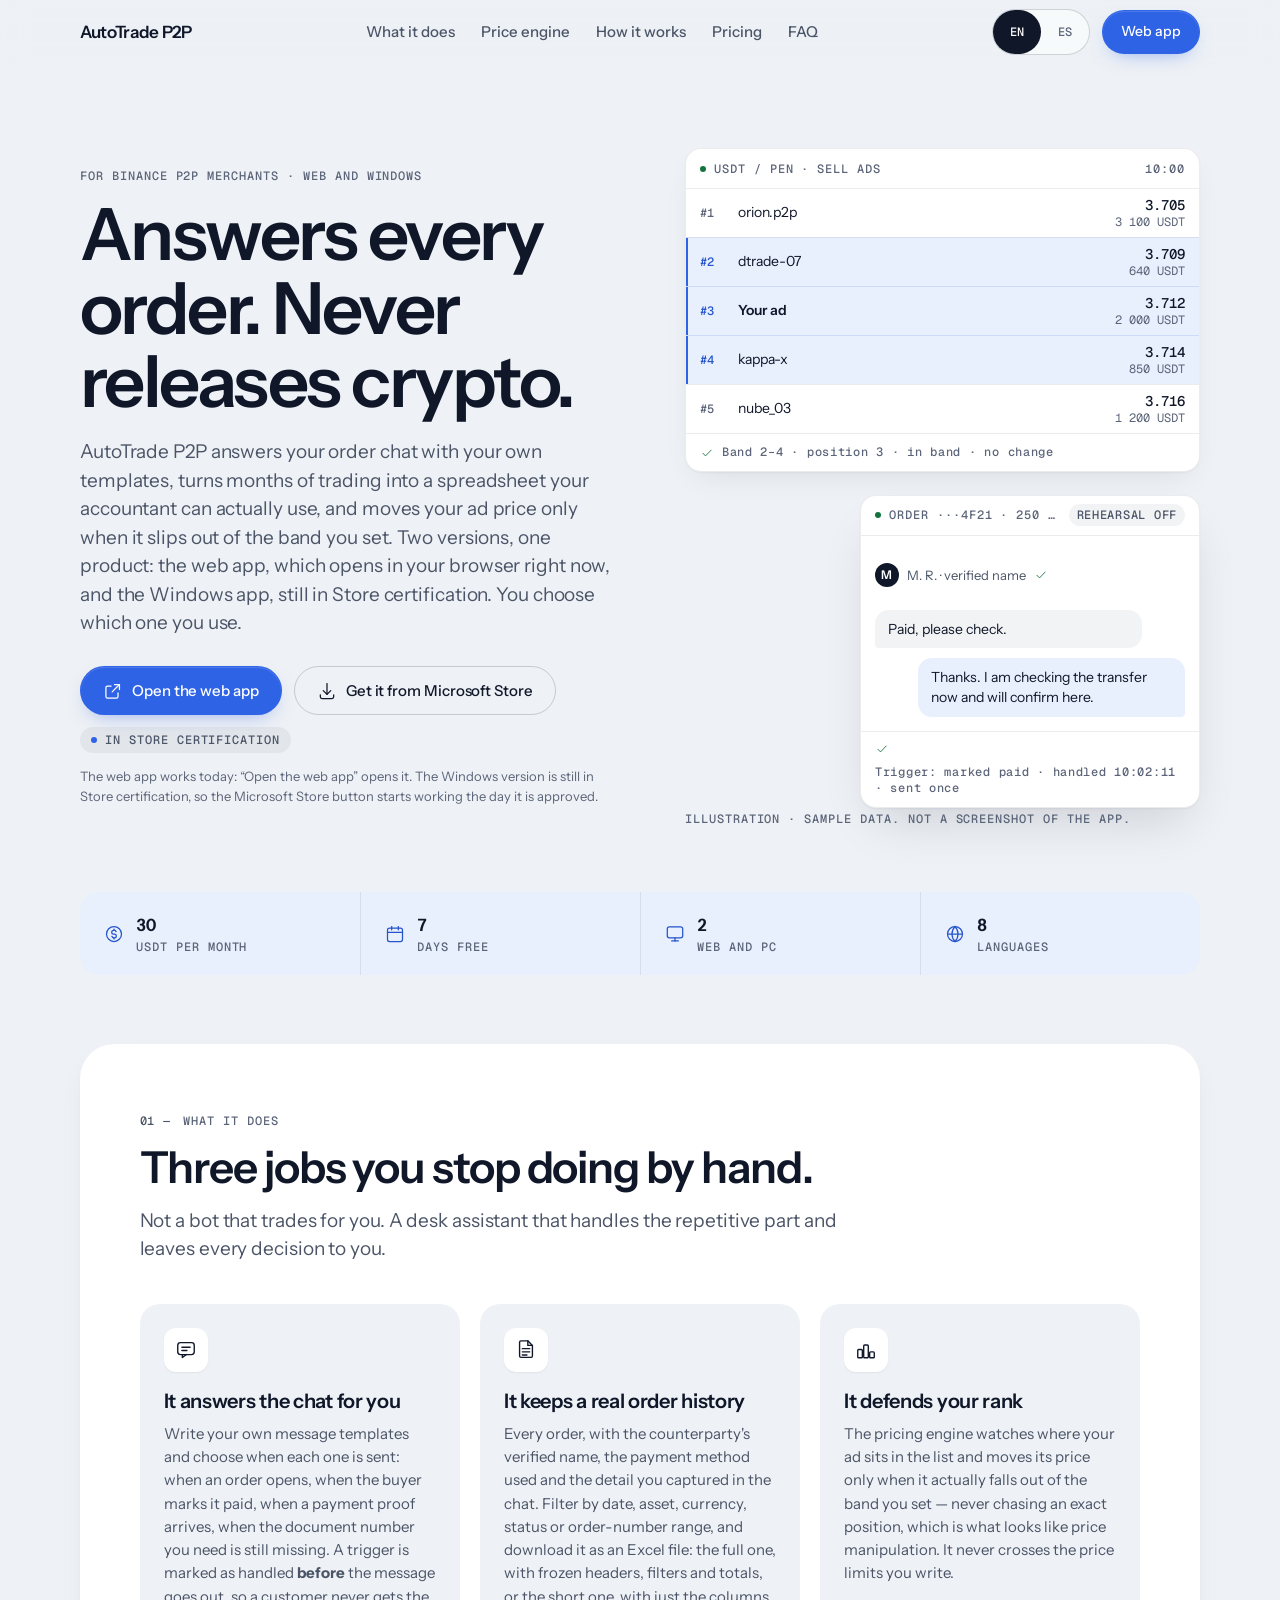
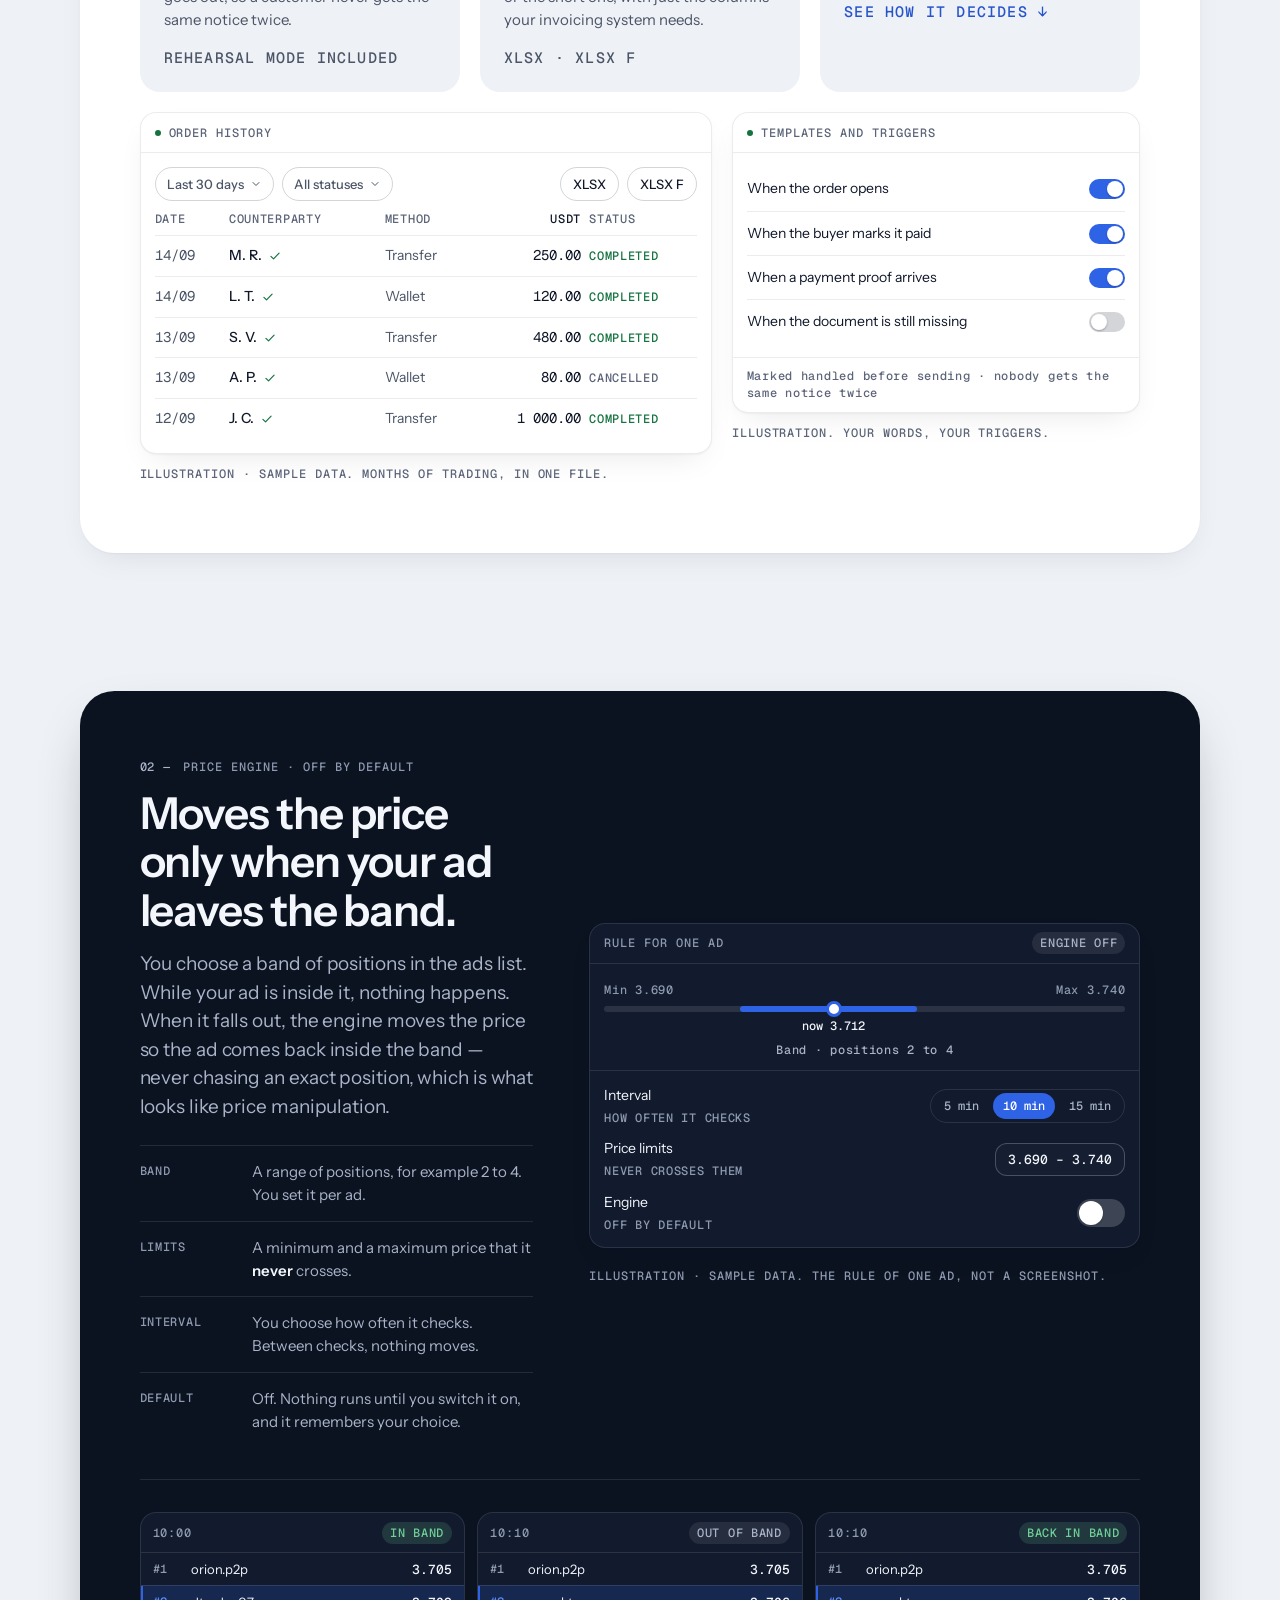
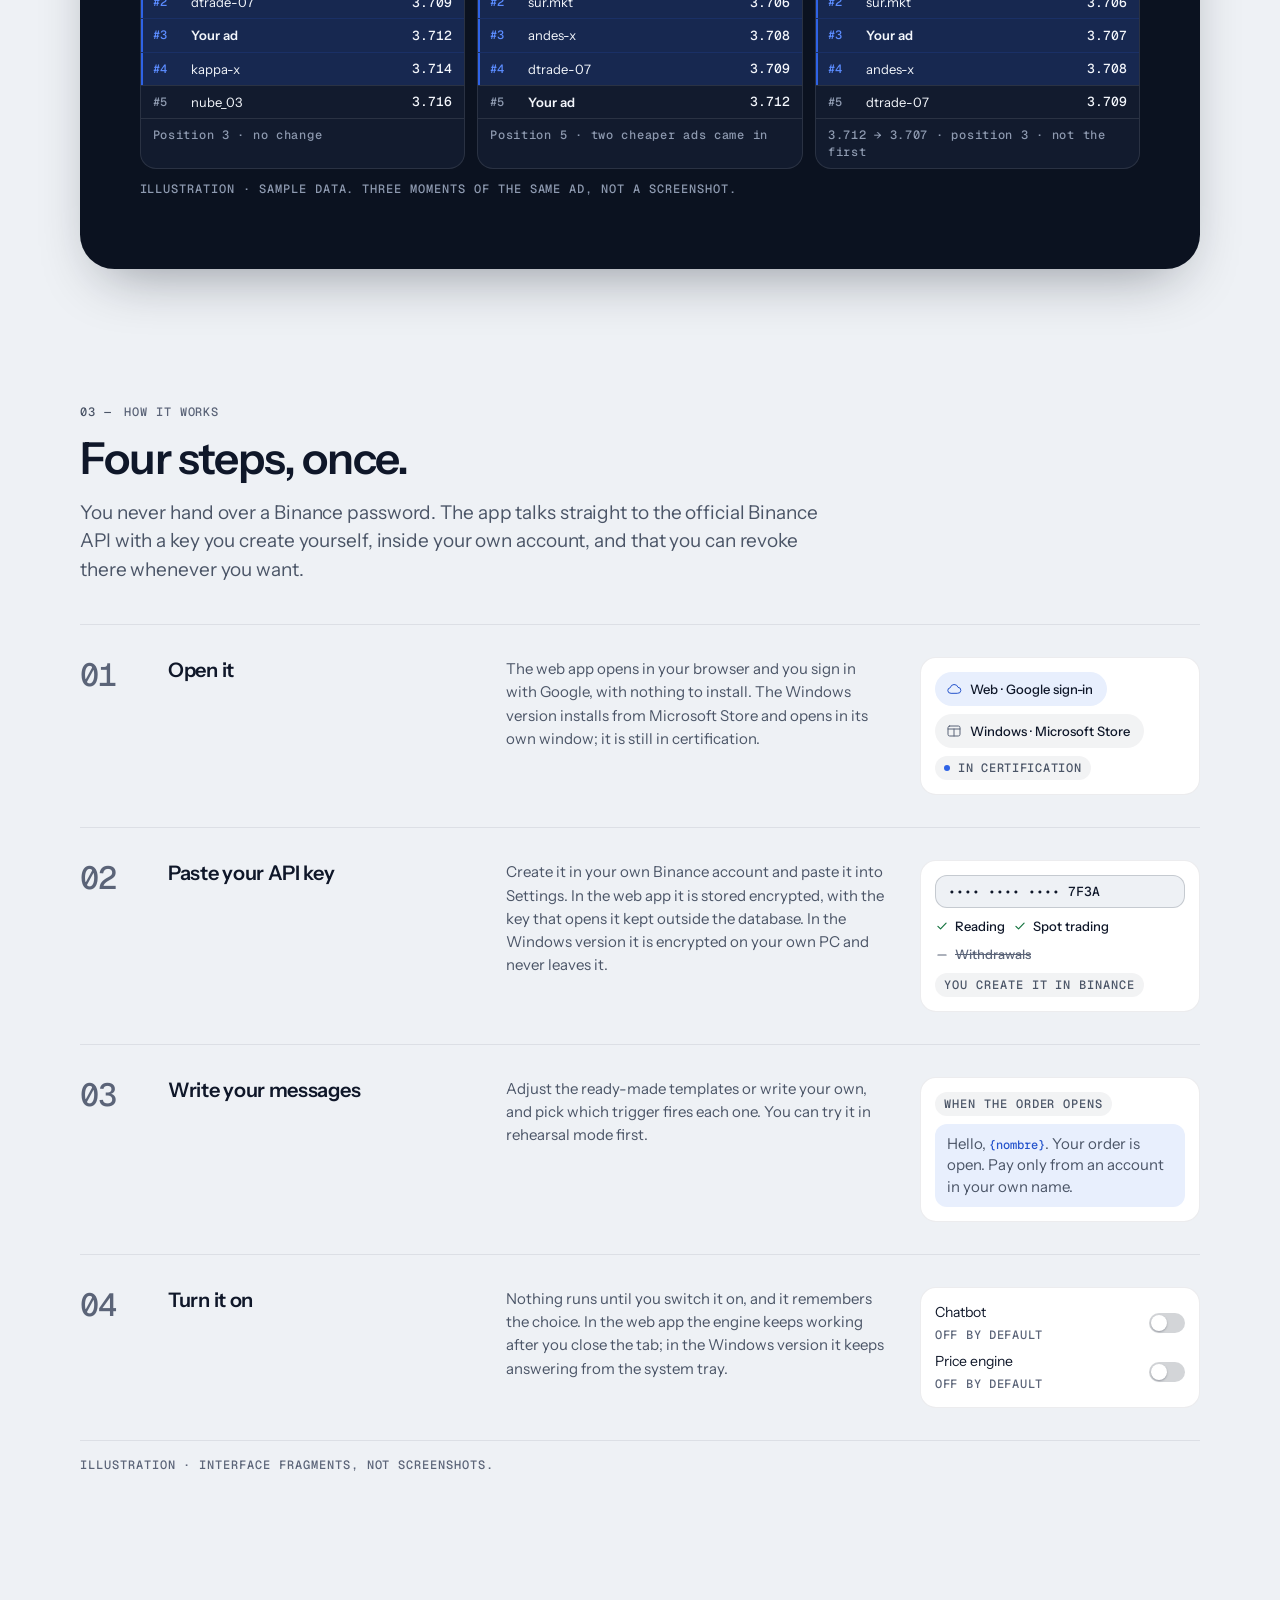
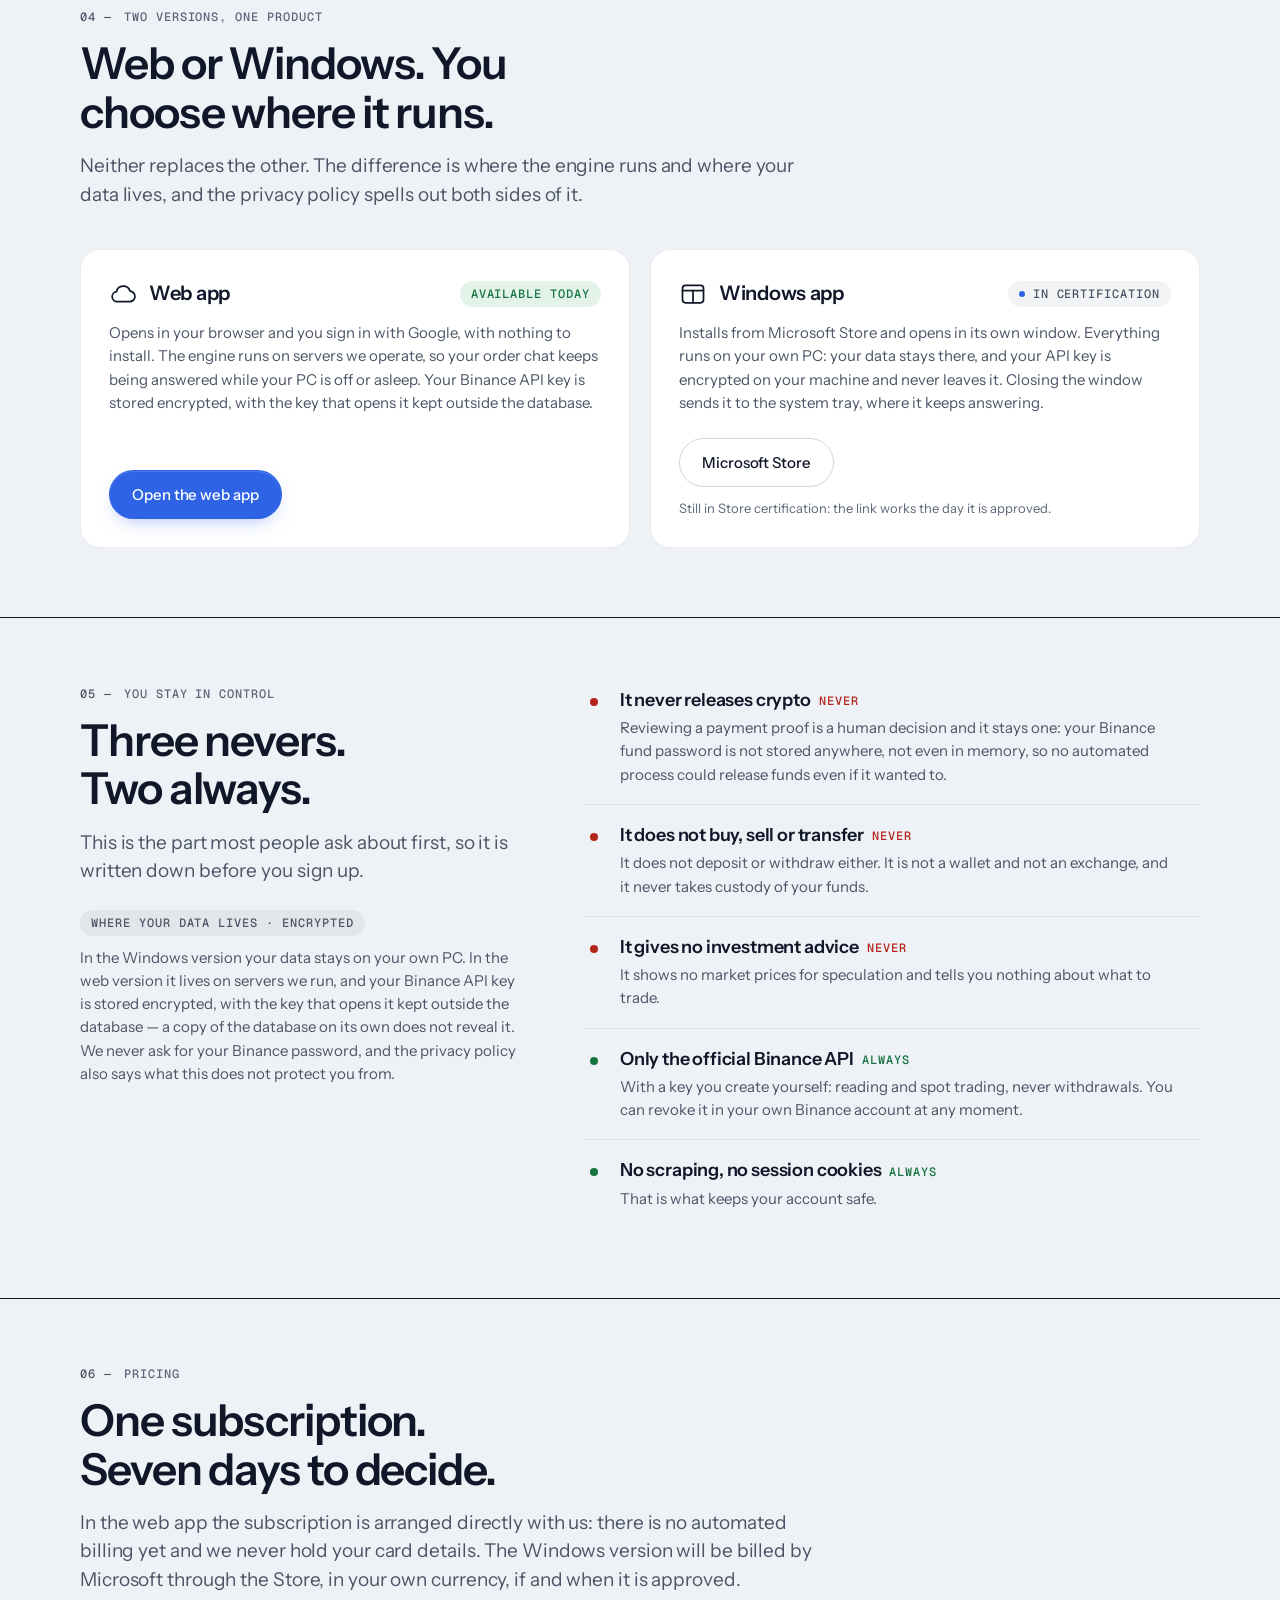
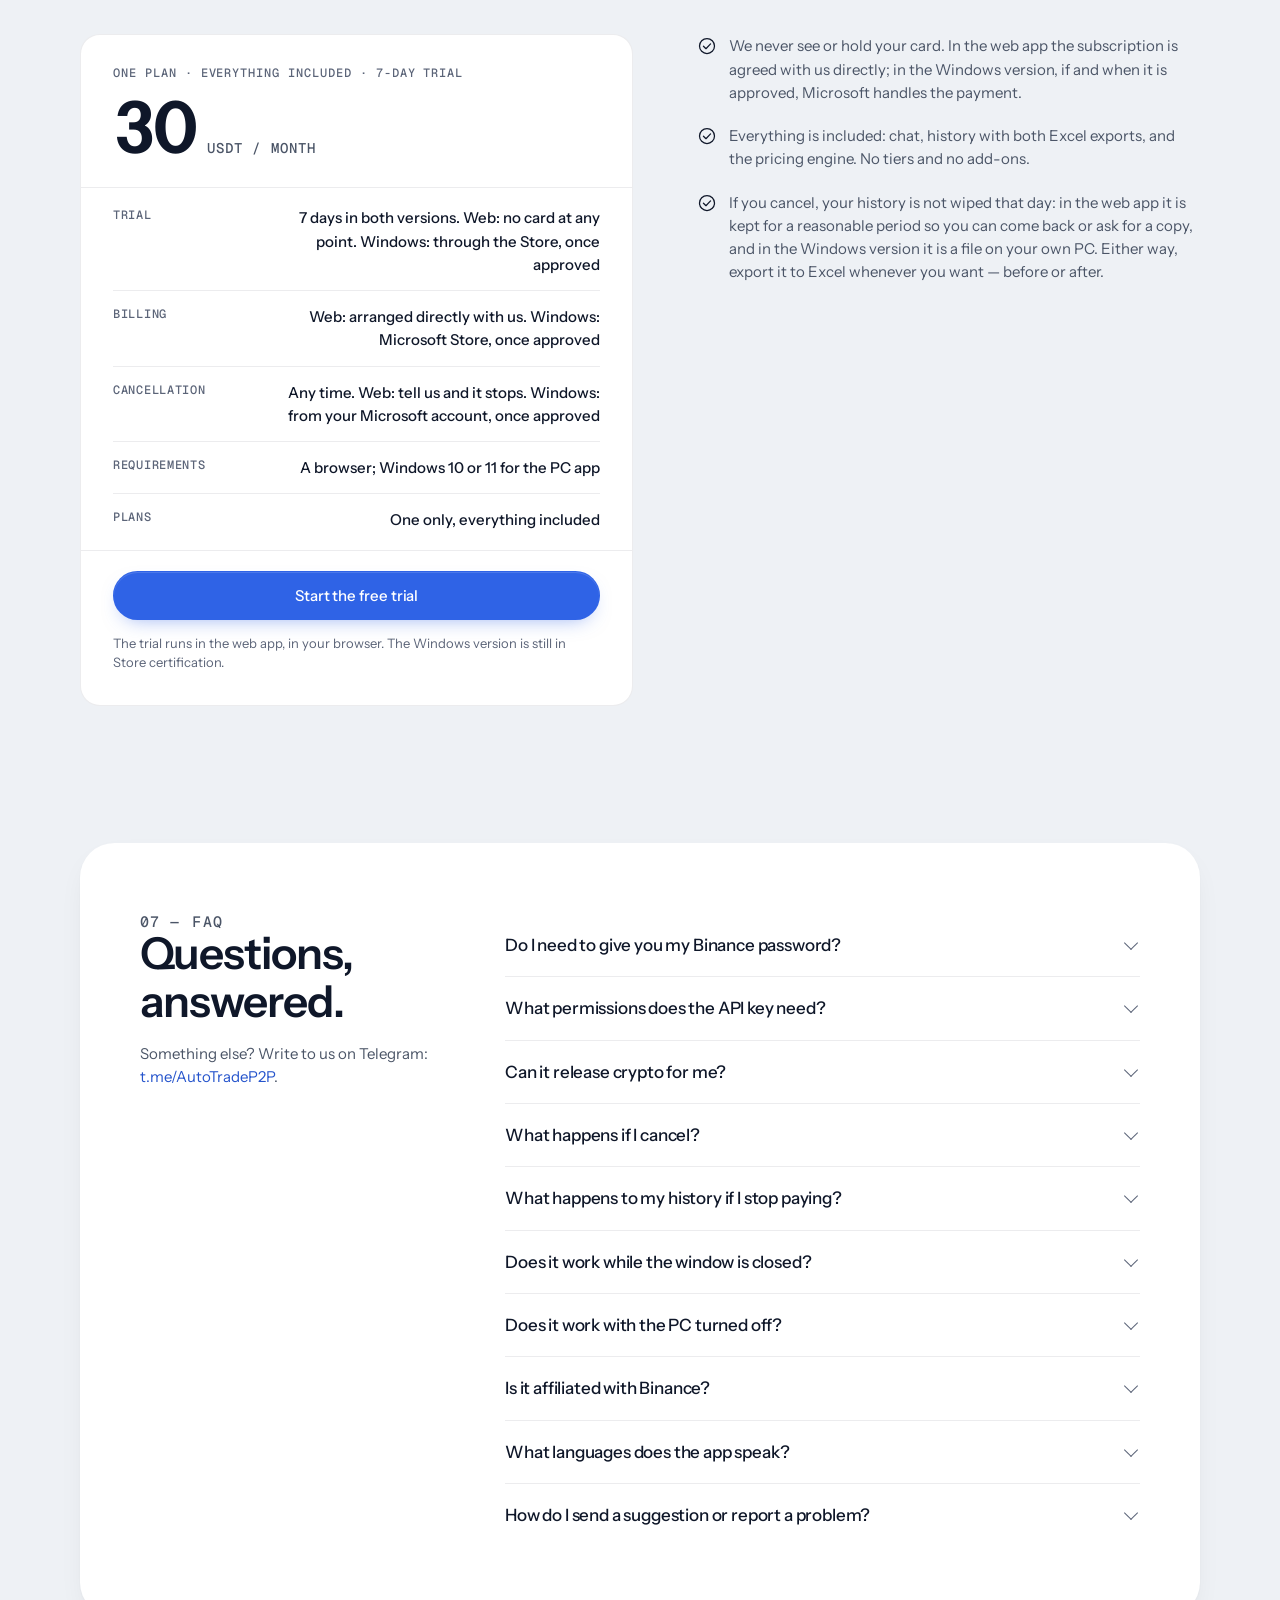
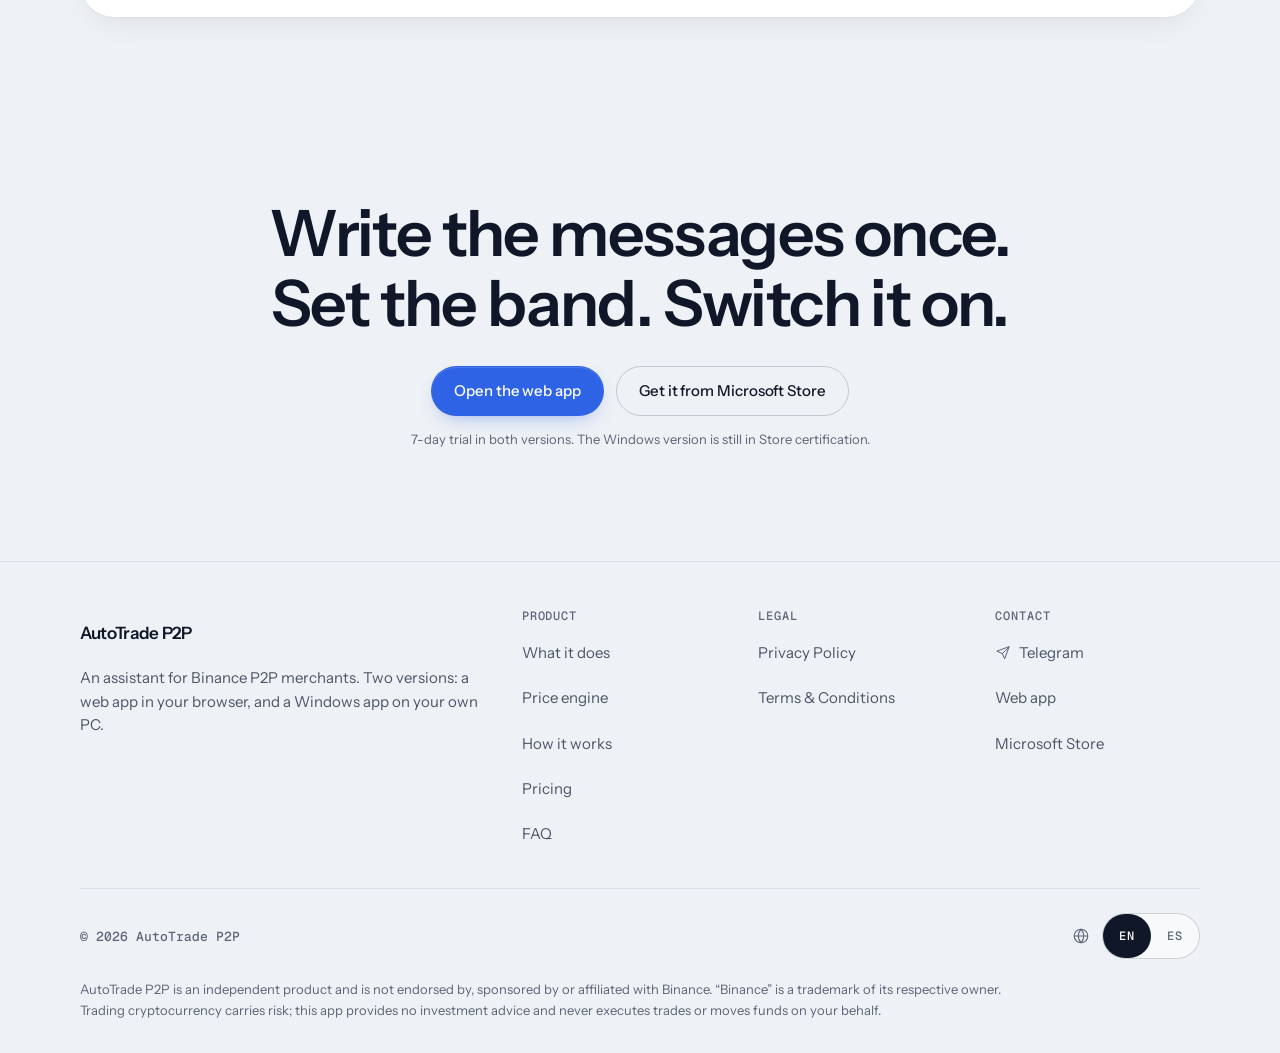
<file: index.html>
<!DOCTYPE html>
<html lang="en">
<head>
<meta charset="utf-8">
<meta name="viewport" content="width=device-width, initial-scale=1">
<title data-en="AutoTrade P2P — Your Binance P2P desk, on autopilot" data-es="AutoTrade P2P — Comercio en Binance P2P, en automático">AutoTrade P2P — Your Binance P2P desk, on autopilot</title>
<!--
  Los <meta> se quedan en INGLÉS y no llevan data-en / data-es: `idioma.js` solo escribe
  `innerHTML`, y en un <meta> eso no hace nada. Los rastreadores no pulsan el conmutador,
  y el idioma por defecto del sitio es el inglés.
-->
<meta name="description" content="An assistant for Binance P2P merchants: replies to your order chat with your own templates, keeps an exportable order history and defends your price in the ads list. Two versions — a web app you can open today, and a Windows app in Store certification.">
<meta name="author" content="AutoTrade P2P">
<link rel="icon" href="assets/icono.png">
<meta property="og:type" content="website">
<meta property="og:title" content="AutoTrade P2P — Your Binance P2P desk, on autopilot">
<meta property="og:description" content="Answers your order chat with your own templates, keeps an exportable history of every trade and defends your price in the ads ranking. Available now as a web app; the Windows version is in Store certification.">
<!--
  La imagen de la vista previa social es la composición de la portada (el ranking con la banda
  de puestos), rasterizada a 1200×630 con Electron; no es una captura de la app. Si cambia la
  portada, se vuelve a generar (ver README).
-->
<meta property="og:image" content="https://autotradep2p.com/assets/og.png">
<meta property="og:image:width" content="1200">
<meta property="og:image:height" content="630">
<meta name="twitter:card" content="summary_large_image">
<link rel="preconnect" href="https://fonts.googleapis.com">
<link rel="preconnect" href="https://fonts.gstatic.com" crossorigin>
<!--
  DOS familias. Instrument Sans en variable 400..700 cubre cuerpo, botones y titulares con
  una sola descarga; Geist Mono en 400 y 500 para los rótulos y los números de las maquetas.
-->
<link rel="stylesheet" href="https://fonts.googleapis.com/css2?family=Instrument+Sans:wght@400..700&family=Geist+Mono:wght@400;500&display=swap">
<link rel="stylesheet" href="assets/styles.css">
</head>
<body>

<header class="cabecera">
  <div class="contenedor cabecera__fila">
    <a class="marca" href="./">AutoTrade P2P</a>
    <nav class="cabecera__nav">
      <a href="#que-hace" data-en="What it does" data-es="Qué hace">What it does</a>
      <a href="#motor" data-en="Price engine" data-es="Motor de precios">Price engine</a>
      <a href="#como-funciona" data-en="How it works" data-es="Cómo funciona">How it works</a>
      <a href="#precio" data-en="Pricing" data-es="Precio">Pricing</a>
      <a href="#faq">FAQ</a>
    </nav>
    <span class="idioma">
      <button type="button" data-idioma="en" aria-pressed="true">EN</button>
      <button type="button" data-idioma="es" aria-pressed="false">ES</button>
    </span>
    <a class="boton boton--primario" href="https://app.autotradep2p.com/" data-en="Web app" data-es="App web">Web app</a>
  </div>
</header>

<main>

<!-- ================================================================== portada -->
<section class="portada">
  <div class="contenedor">
    <div class="portada__rejilla">
      <div>
        <!--
          Ojo con el patrón que se repite en toda la página: el <svg> va SIEMPRE FUERA del
          <span> traducible. `idioma.js` machaca el innerHTML de cada elemento con
          [data-en], así que un icono metido dentro desaparece la primera vez que alguien
          pulsa ES y ya no vuelve, sin error en consola.
        -->
        <p class="rotulo"><span data-en="For Binance P2P merchants · Web and Windows" data-es="Para comerciantes de Binance P2P · Web y Windows">For Binance P2P merchants · Web and Windows</span></p>

        <h1 data-en="Answers every order. Never releases crypto." data-es="Responde cada orden. Nunca libera cripto.">Answers every order. Never releases crypto.</h1>

        <p class="entradilla" data-en="AutoTrade P2P answers your order chat with your own templates, turns months of trading into a spreadsheet your accountant can actually use, and moves your ad price only when it slips out of the band you set. Two versions, one product: the web app, which opens in your browser right now, and the Windows app, still in Store certification. You choose which one you use." data-es="AutoTrade P2P responde el chat de tus órdenes con tus propias plantillas, convierte meses de operaciones en una hoja de cálculo que tu contador puede usar de verdad y mueve el precio de tu anuncio solo cuando se sale de la banda que tú fijas. Dos versiones, un mismo producto: la app web, que abres en tu navegador ahora mismo, y la de Windows, todavía en certificación de la Store. Tú eliges cuál usas.">AutoTrade P2P answers your order chat with your own templates, turns months of trading into a spreadsheet your accountant can actually use, and moves your ad price only when it slips out of the band you set. Two versions, one product: the web app, which opens in your browser right now, and the Windows app, still in Store certification. You choose which one you use.</p>

        <!--
          CANJE-STORE (1 de 2). Mientras la ficha esté en certificación, el enlace de la
          Store devuelve 404. No se esconde el botón —es el destino real de la versión de
          Windows— pero pegado a él va el chip que lo dice. El día que aprueben la ficha se
          borran el chip y la nota, y SE QUEDAN LOS DOS BOTONES.
        -->
        <div class="acciones">
          <a class="boton boton--primario" href="https://app.autotradep2p.com/">
            <svg class="i" viewBox="0 0 24 24" fill="none" stroke="currentColor" stroke-width="1.5" stroke-linecap="round" stroke-linejoin="round" aria-hidden="true" focusable="false"><path d="M13.75 4.25h6v6"/><line x1="19.75" y1="4.25" x2="11" y2="13"/><path d="M18 14.25v4.25a2 2 0 0 1-2 2H5.5a2 2 0 0 1-2-2V8a2 2 0 0 1 2-2h4.25"/></svg><span data-en="Open the web app" data-es="Entrar a la app web">Open the web app</span>
          </a>
          <a class="boton boton--fantasma" href="https://apps.microsoft.com/detail/9PL6F67SSZV8">
            <svg class="i" viewBox="0 0 24 24" fill="none" stroke="currentColor" stroke-width="1.5" stroke-linecap="round" stroke-linejoin="round" aria-hidden="true" focusable="false"><line x1="12" y1="3" x2="12" y2="16"/><polyline points="7.5 11.5 12 16 16.5 11.5"/><path d="M20 16.5v2.5a2 2 0 0 1-2 2H6a2 2 0 0 1-2-2v-2.5"/></svg><span data-en="Get it from Microsoft Store" data-es="Consíguelo en Microsoft Store">Get it from Microsoft Store</span>
          </a>
          <span class="chip chip--aviso"><span data-en="In Store certification" data-es="En certificación">In Store certification</span></span>
        </div>

        <p class="nota" data-en="The web app works today: “Open the web app” opens it. The Windows version is still in Store certification, so the Microsoft Store button starts working the day it is approved." data-es="La app web funciona hoy: la abre «Entrar a la app web». La versión de Windows sigue en certificación de la Store, así que el botón de Microsoft Store empieza a funcionar el día que la aprueben.">The web app works today: “Open the web app” opens it. The Windows version is still in Store certification, so the Microsoft Store button starts working the day it is approved.</p>
      </div>

      <!--
        La imagen de la portada es el producto: dos maquetas en HTML y CSS, no una captura
        ni una ilustración. Detrás, el ranking con la banda de puestos; delante, el chat de
        una orden con la respuesta automática. Todos los datos son de ejemplo: apodos
        inventados, iniciales y métodos de pago genéricos. Aquí NO van nombres de bancos ni
        de billeteras, ni nombres de personas.
      -->
      <figure class="composicion">
        <div class="maq maq--ranking">
          <div class="maq__barra"><span class="maq__punto"></span><span data-en="USDT / PEN · Sell ads" data-es="USDT / PEN · Ventas">USDT / PEN · Sell ads</span><span class="mono">10:00</span></div>
          <ul class="ranking">
            <li><span class="n">#1</span><span class="quien"><span>orion.p2p</span></span><span class="precio">3.705<small>3 100 USDT</small></span></li>
            <li class="banda"><span class="n">#2</span><span class="quien"><span>dtrade-07</span></span><span class="precio">3.709<small>640 USDT</small></span></li>
            <li class="banda"><span class="n">#3</span><span class="quien"><b data-en="Your ad" data-es="Tu anuncio">Your ad</b></span><span class="precio">3.712<small>2 000 USDT</small></span></li>
            <li class="banda"><span class="n">#4</span><span class="quien"><span>kappa-x</span></span><span class="precio">3.714<small>850 USDT</small></span></li>
            <li><span class="n">#5</span><span class="quien"><span>nube_03</span></span><span class="precio">3.716<small>1 200 USDT</small></span></li>
          </ul>
          <div class="maq__pie"><svg class="i" viewBox="0 0 24 24" fill="none" stroke="currentColor" stroke-width="1.5" stroke-linecap="round" stroke-linejoin="round" aria-hidden="true" focusable="false"><polyline points="5 12.5 9.5 17 19 7"/></svg><span data-en="Band 2–4 · position 3 · in band · no change" data-es="Banda 2–4 · puesto 3 · en banda · sin cambio">Band 2–4 · position 3 · in band · no change</span></div>
        </div>

        <div class="maq maq--chat">
          <div class="maq__barra"><span class="maq__punto"></span><span data-en="Order ···4F21 · 250 USDT" data-es="Orden ···4F21 · 250 USDT">Order ···4F21 · 250 USDT</span><span class="chip chip--mini" data-en="Rehearsal off" data-es="Ensayo apagado">Rehearsal off</span></div>
          <div class="maq__cuerpo">
            <div class="chat">
              <p class="chat__quien"><span class="avatar">M</span><span data-en="M. R. · verified name" data-es="M. R. · nombre verificado">M. R. · verified name</span><svg class="i" viewBox="0 0 24 24" fill="none" stroke="currentColor" stroke-width="1.5" stroke-linecap="round" stroke-linejoin="round" aria-hidden="true" focusable="false"><polyline points="5 12.5 9.5 17 19 7"/></svg></p>
              <p class="chat__b" data-en="Paid, please check." data-es="Ya pagué, revisa por favor.">Paid, please check.</p>
              <p class="chat__b chat__b--mio" data-en="Thanks. I am checking the transfer now and will confirm here." data-es="Gracias. Estoy revisando la transferencia y te confirmo por aquí.">Thanks. I am checking the transfer now and will confirm here.</p>
            </div>
          </div>
          <div class="maq__pie"><svg class="i" viewBox="0 0 24 24" fill="none" stroke="currentColor" stroke-width="1.5" stroke-linecap="round" stroke-linejoin="round" aria-hidden="true" focusable="false"><polyline points="5 12.5 9.5 17 19 7"/></svg><span data-en="Trigger: marked paid · handled 10:02:11 · sent once" data-es="Disparador: marcado pagado · atendido 10:02:11 · enviado una vez">Trigger: marked paid · handled 10:02:11 · sent once</span></div>
        </div>

        <figcaption class="ilustracion" data-en="Illustration · sample data. Not a screenshot of the app." data-es="Ilustración · datos de ejemplo. No es una captura de la app.">Illustration · sample data. Not a screenshot of the app.</figcaption>
      </figure>
    </div>

    <!--
      Los cuatro hechos del sitio en vivo, ni uno más. Aquí NO se publica la comisión ni los
      topes del motor de precios: la comisión viene en el anuncio y cambia por comerciante,
      y los topes son configurables.
    -->
    <ul class="hechos" data-revelar>
      <li><svg class="i" viewBox="0 0 24 24" fill="none" stroke="currentColor" stroke-width="1.5" stroke-linecap="round" stroke-linejoin="round" aria-hidden="true" focusable="false"><circle cx="12" cy="12" r="9"/><path d="M14.5 9.25A2.5 2.5 0 0 0 12 7.5h-.5a2.25 2.25 0 0 0 0 4.5h1a2.25 2.25 0 0 1 0 4.5H12a2.5 2.5 0 0 1-2.5-1.75"/><line x1="12" y1="6" x2="12" y2="7.5"/><line x1="12" y1="16.5" x2="12" y2="18"/></svg><div><b>30</b><span data-en="USDT per month" data-es="USDT al mes">USDT per month</span></div></li>
      <li><svg class="i" viewBox="0 0 24 24" fill="none" stroke="currentColor" stroke-width="1.5" stroke-linecap="round" stroke-linejoin="round" aria-hidden="true" focusable="false"><rect x="3" y="5" width="18" height="16" rx="2.5"/><line x1="3" y1="10" x2="21" y2="10"/><line x1="8" y1="3" x2="8" y2="7"/><line x1="16" y1="3" x2="16" y2="7"/></svg><div><b>7</b><span data-en="Days free" data-es="Días gratis">Days free</span></div></li>
      <li><svg class="i" viewBox="0 0 24 24" fill="none" stroke="currentColor" stroke-width="1.5" stroke-linecap="round" stroke-linejoin="round" aria-hidden="true" focusable="false"><rect x="2.75" y="3.5" width="18.5" height="13" rx="2.5"/><line x1="12" y1="16.5" x2="12" y2="20.25"/><line x1="8" y1="20.25" x2="16" y2="20.25"/></svg><div><b>2</b><span data-en="Web and PC" data-es="Web y PC">Web and PC</span></div></li>
      <li><svg class="i" viewBox="0 0 24 24" fill="none" stroke="currentColor" stroke-width="1.5" stroke-linecap="round" stroke-linejoin="round" aria-hidden="true" focusable="false"><circle cx="12" cy="12" r="9"/><line x1="3" y1="12" x2="21" y2="12"/><path d="M12 3a13 13 0 0 0 0 18 13 13 0 0 0 0-18"/></svg><div><b>8</b><span data-en="Languages" data-es="Idiomas">Languages</span></div></li>
    </ul>

    <!--
      Índice de secciones SOLO en pantallas estrechas, donde la cabecera esconde las anclas:
      sin él, el único camino a «Precio» o «FAQ» desde el móvil era el pie, a más de 9 000 px.
      En escritorio no se pinta (la cabecera ya las lleva).
    -->
    <nav class="indice" aria-label="Sections">
      <a href="#que-hace" data-en="What it does" data-es="Qué hace">What it does</a>
      <a href="#motor" data-en="Price engine" data-es="Motor de precios">Price engine</a>
      <a href="#como-funciona" data-en="How it works" data-es="Cómo funciona">How it works</a>
      <a href="#precio" data-en="Pricing" data-es="Precio">Pricing</a>
      <a href="#faq">FAQ</a>
    </nav>
  </div>
</section>

<!-- ================================================================= qué hace -->
<section id="que-hace">
  <div class="contenedor">
    <div class="isla">
      <p class="rotulo"><b>01</b><span data-en="What it does" data-es="Qué hace">What it does</span></p>
      <h2 data-en="Three jobs you stop doing by hand." data-es="Tres trabajos que dejas de hacer a mano.">Three jobs you stop doing by hand.</h2>
      <p class="intro" data-en="Not a bot that trades for you. A desk assistant that handles the repetitive part and leaves every decision to you." data-es="No es un bot que opere por ti. Es un asistente que se ocupa de la parte repetitiva y te deja a ti todas las decisiones.">Not a bot that trades for you. A desk assistant that handles the repetitive part and leaves every decision to you.</p>

      <div class="trabajos" data-revelar>
        <article class="trabajo">
          <div class="trabajo__icono"><svg class="i" viewBox="0 0 24 24" fill="none" stroke="currentColor" stroke-width="1.5" stroke-linecap="round" stroke-linejoin="round" aria-hidden="true" focusable="false"><rect x="3" y="4" width="18" height="13" rx="3"/><path d="M8 17v3.2L12.2 17"/><line x1="7.5" y1="9" x2="16.5" y2="9"/><line x1="7.5" y1="12.5" x2="13" y2="12.5"/></svg></div>
          <h3 data-en="It answers the chat for you" data-es="Responde el chat por ti">It answers the chat for you</h3>
          <!--
            El bot pide el documento en el chat porque Binance devuelve `idNumber` vacío.
            Los cuatro disparadores de esta lista son reales; no añadir ninguno sin
            comprobar que existe en la app.
          -->
          <p data-en="Write your own message templates and choose when each one is sent: when an order opens, when the buyer marks it paid, when a payment proof arrives, when the document number you need is still missing. A trigger is marked as handled <b>before</b> the message goes out, so a customer never gets the same notice twice." data-es="Escribe tus propias plantillas y elige cuándo se envía cada una: al abrirse una orden, cuando el comprador la marca como pagada, cuando llega un comprobante, cuando todavía falta el número de documento que necesitas. Un disparador se marca como atendido <b>antes</b> de que salga el mensaje, así que un cliente jamás recibe el mismo aviso dos veces.">Write your own message templates and choose when each one is sent: when an order opens, when the buyer marks it paid, when a payment proof arrives, when the document number you need is still missing. A trigger is marked as handled <b>before</b> the message goes out, so a customer never gets the same notice twice.</p>
          <p class="trabajo__meta" data-en="Rehearsal mode included" data-es="Con modo ensayo">Rehearsal mode included</p>
        </article>

        <article class="trabajo">
          <div class="trabajo__icono"><svg class="i" viewBox="0 0 24 24" fill="none" stroke="currentColor" stroke-width="1.5" stroke-linecap="round" stroke-linejoin="round" aria-hidden="true" focusable="false"><path d="M5 3.5A1.5 1.5 0 0 1 6.5 2H14l5 5v11.5a1.5 1.5 0 0 1-1.5 1.5h-11A1.5 1.5 0 0 1 5 18.5Z"/><path d="M14 2v5h5"/><line x1="8" y1="10.5" x2="16" y2="10.5"/><line x1="8" y1="14" x2="16" y2="14"/><line x1="8" y1="17.5" x2="13" y2="17.5"/></svg></div>
          <h3 data-en="It keeps a real order history" data-es="Guarda un historial de verdad">It keeps a real order history</h3>
          <!-- Hay DOS descargas de Excel y ninguna otra: el botón de CSV se retiró de la app el 2026-08-21. -->
          <p data-en="Every order, with the counterparty's verified name, the payment method used and the detail you captured in the chat. Filter by date, asset, currency, status or order-number range, and download it as an Excel file: the full one, with frozen headers, filters and totals, or the short one, with just the columns your invoicing system needs." data-es="Cada orden, con el nombre verificado de la contraparte, el método de pago usado y el dato que capturaste en el chat. Filtra por fecha, activo, moneda, estado o rango de número de orden, y descárgalo en Excel: el completo, con encabezados fijos, filtros y totales, o el reducido, con las columnas justas para tu sistema de facturación.">Every order, with the counterparty's verified name, the payment method used and the detail you captured in the chat. Filter by date, asset, currency, status or order-number range, and download it as an Excel file: the full one, with frozen headers, filters and totals, or the short one, with just the columns your invoicing system needs.</p>
          <p class="trabajo__meta">XLSX · XLSX F</p>
        </article>

        <article class="trabajo">
          <div class="trabajo__icono"><svg class="i" viewBox="0 0 24 24" fill="none" stroke="currentColor" stroke-width="1.5" stroke-linecap="round" stroke-linejoin="round" aria-hidden="true" focusable="false"><rect x="3" y="11.5" width="5" height="9" rx="1"/><rect x="9.5" y="6.5" width="5" height="14" rx="1"/><rect x="16" y="14" width="5" height="6.5" rx="1"/></svg></div>
          <h3 data-en="It defends your rank" data-es="Defiende tu puesto">It defends your rank</h3>
          <p data-en="The pricing engine watches where your ad sits in the list and moves its price only when it actually falls out of the band you set — never chasing an exact position, which is what looks like price manipulation. It never crosses the price limits you write." data-es="El motor de precios vigila dónde está tu anuncio en la lista y mueve el precio solo cuando de verdad se sale de la banda que fijaste; nunca persigue un puesto exacto, que es lo que parece manipulación de precios. Y nunca cruza los límites que escribas.">The pricing engine watches where your ad sits in the list and moves its price only when it actually falls out of the band you set — never chasing an exact position, which is what looks like price manipulation. It never crosses the price limits you write.</p>
          <p class="trabajo__meta"><a href="#motor" data-en="See how it decides ↓" data-es="Ver cómo decide ↓">See how it decides ↓</a></p>
        </article>
      </div>

      <!--
        Dos maquetas en HTML y CSS, no capturas: se traducen solas, pesan cero bytes y no
        envejecen. Aquí NO van nombres de bancos ni de billeteras (son marcas de terceros y
        esta app no tiene relación con ninguna), ni nombres de personas: iniciales.
      -->
      <div class="figuras" data-revelar>
        <figure>
          <div class="maq">
            <div class="maq__barra"><span class="maq__punto"></span><span data-en="Order history" data-es="Historial de órdenes">Order history</span></div>
            <div class="maq__cuerpo">
              <div class="tabla__barra">
                <span class="filtro"><span data-en="Last 30 days" data-es="Últimos 30 días">Last 30 days</span><svg class="i" viewBox="0 0 24 24" fill="none" stroke="currentColor" stroke-width="2" stroke-linecap="round" stroke-linejoin="round" aria-hidden="true" focusable="false"><polyline points="6 9 12 15 18 9"/></svg></span>
                <span class="filtro"><span data-en="All statuses" data-es="Todos los estados">All statuses</span><svg class="i" viewBox="0 0 24 24" fill="none" stroke="currentColor" stroke-width="2" stroke-linecap="round" stroke-linejoin="round" aria-hidden="true" focusable="false"><polyline points="6 9 12 15 18 9"/></svg></span>
                <span class="boton boton--fantasma">XLSX</span>
                <span class="boton boton--fantasma">XLSX F</span>
              </div>
              <table class="tabla">
                <thead>
                  <tr>
                    <th data-en="Date" data-es="Fecha">Date</th>
                    <th data-en="Counterparty" data-es="Contraparte">Counterparty</th>
                    <th class="opcional" data-en="Method" data-es="Método">Method</th>
                    <th class="num">USDT</th>
                    <th class="opcional" data-en="Status" data-es="Estado">Status</th>
                  </tr>
                </thead>
                <tbody>
                  <tr><td class="mono">14/09</td><td><span class="quien"><span>M. R.</span><svg class="i" viewBox="0 0 24 24" fill="none" stroke="currentColor" stroke-width="2" stroke-linecap="round" stroke-linejoin="round" aria-hidden="true" focusable="false"><polyline points="5 12.5 9.5 17 19 7"/></svg></span></td><td class="opcional" data-en="Transfer" data-es="Transferencia">Transfer</td><td class="num">250.00</td><td class="opcional"><span class="estado" data-en="Completed" data-es="Completada">Completed</span></td></tr>
                  <tr><td class="mono">14/09</td><td><span class="quien"><span>L. T.</span><svg class="i" viewBox="0 0 24 24" fill="none" stroke="currentColor" stroke-width="2" stroke-linecap="round" stroke-linejoin="round" aria-hidden="true" focusable="false"><polyline points="5 12.5 9.5 17 19 7"/></svg></span></td><td class="opcional" data-en="Wallet" data-es="Billetera">Wallet</td><td class="num">120.00</td><td class="opcional"><span class="estado" data-en="Completed" data-es="Completada">Completed</span></td></tr>
                  <tr><td class="mono">13/09</td><td><span class="quien"><span>S. V.</span><svg class="i" viewBox="0 0 24 24" fill="none" stroke="currentColor" stroke-width="2" stroke-linecap="round" stroke-linejoin="round" aria-hidden="true" focusable="false"><polyline points="5 12.5 9.5 17 19 7"/></svg></span></td><td class="opcional" data-en="Transfer" data-es="Transferencia">Transfer</td><td class="num">480.00</td><td class="opcional"><span class="estado" data-en="Completed" data-es="Completada">Completed</span></td></tr>
                  <tr><td class="mono">13/09</td><td><span class="quien"><span>A. P.</span><svg class="i" viewBox="0 0 24 24" fill="none" stroke="currentColor" stroke-width="2" stroke-linecap="round" stroke-linejoin="round" aria-hidden="true" focusable="false"><polyline points="5 12.5 9.5 17 19 7"/></svg></span></td><td class="opcional" data-en="Wallet" data-es="Billetera">Wallet</td><td class="num">80.00</td><td class="opcional"><span class="estado estado--no" data-en="Cancelled" data-es="Cancelada">Cancelled</span></td></tr>
                  <tr><td class="mono">12/09</td><td><span class="quien"><span>J. C.</span><svg class="i" viewBox="0 0 24 24" fill="none" stroke="currentColor" stroke-width="2" stroke-linecap="round" stroke-linejoin="round" aria-hidden="true" focusable="false"><polyline points="5 12.5 9.5 17 19 7"/></svg></span></td><td class="opcional" data-en="Transfer" data-es="Transferencia">Transfer</td><td class="num">1 000.00</td><td class="opcional"><span class="estado" data-en="Completed" data-es="Completada">Completed</span></td></tr>
                </tbody>
              </table>
            </div>
          </div>
          <figcaption class="ilustracion" data-en="Illustration · sample data. Months of trading, in one file." data-es="Ilustración · datos de ejemplo. Meses de operaciones, en un solo archivo.">Illustration · sample data. Months of trading, in one file.</figcaption>
        </figure>

        <figure>
          <div class="maq">
            <div class="maq__barra"><span class="maq__punto"></span><span data-en="Templates and triggers" data-es="Plantillas y disparadores">Templates and triggers</span></div>
            <div class="maq__cuerpo">
              <ul class="disparadores">
                <li><span data-en="When the order opens" data-es="Al abrirse la orden">When the order opens</span><span class="interruptor interruptor--on"><span class="oculto" data-en="On" data-es="Encendido">On</span></span></li>
                <li><span data-en="When the buyer marks it paid" data-es="Cuando la marcan como pagada">When the buyer marks it paid</span><span class="interruptor interruptor--on"><span class="oculto" data-en="On" data-es="Encendido">On</span></span></li>
                <li><span data-en="When a payment proof arrives" data-es="Cuando llega un comprobante">When a payment proof arrives</span><span class="interruptor interruptor--on"><span class="oculto" data-en="On" data-es="Encendido">On</span></span></li>
                <li><span data-en="When the document is still missing" data-es="Cuando todavía falta el documento">When the document is still missing</span><span class="interruptor"><span class="oculto" data-en="Off" data-es="Apagado">Off</span></span></li>
              </ul>
            </div>
            <div class="maq__pie"><span data-en="Marked handled before sending · nobody gets the same notice twice" data-es="Se marca atendido antes de enviar · nadie recibe el mismo aviso dos veces">Marked handled before sending · nobody gets the same notice twice</span></div>
          </div>
          <figcaption class="ilustracion" data-en="Illustration. Your words, your triggers." data-es="Ilustración. Tus palabras, tus disparadores.">Illustration. Your words, your triggers.</figcaption>
        </figure>
      </div>
    </div>
  </div>
</section>

<!-- ======================================================= motor de precios -->
<!--
  La única isla oscura de la página, y a propósito: el motor de precios es la pieza que
  más preguntas levanta, y el contraste ocurre una sola vez. Todo lo que hay dentro se pinta
  con los mismos tokens que el resto (la isla los redefine en el CSS).
-->
<section id="motor">
  <div class="contenedor">
    <div class="isla isla--oscura">
      <div class="motor__rejilla">
        <div>
          <p class="rotulo"><b>02</b><span data-en="Price engine · off by default" data-es="Motor de precios · apagado de fábrica">Price engine · off by default</span></p>
          <h2 data-en="Moves the price only when your ad leaves the band." data-es="Mueve el precio solo cuando tu anuncio se sale de la banda.">Moves the price only when your ad leaves the band.</h2>
          <p class="intro intro--pegada" data-en="You choose a band of positions in the ads list. While your ad is inside it, nothing happens. When it falls out, the engine moves the price so the ad comes back inside the band — never chasing an exact position, which is what looks like price manipulation." data-es="Eliges una banda de puestos en la lista de anuncios. Mientras tu anuncio esté dentro, no pasa nada. Cuando se sale, el motor mueve el precio para que el anuncio vuelva a la banda; nunca persigue un puesto exacto, que es lo que parece manipulación de precios.">You choose a band of positions in the ads list. While your ad is inside it, nothing happens. When it falls out, the engine moves the price so the ad comes back inside the band — never chasing an exact position, which is what looks like price manipulation.</p>
          <dl class="especificacion">
            <div><dt data-en="Band" data-es="Banda">Band</dt><dd data-en="A range of positions, for example 2 to 4. You set it per ad." data-es="Un rango de puestos, por ejemplo del 2 al 4. Lo fijas por anuncio.">A range of positions, for example 2 to 4. You set it per ad.</dd></div>
            <div><dt data-en="Limits" data-es="Límites">Limits</dt><dd data-en="A minimum and a maximum price that it <b>never</b> crosses." data-es="Un precio mínimo y uno máximo que <b>nunca</b> cruza.">A minimum and a maximum price that it <b>never</b> crosses.</dd></div>
            <div><dt data-en="Interval" data-es="Intervalo">Interval</dt><dd data-en="You choose how often it checks. Between checks, nothing moves." data-es="Tú eliges cada cuánto revisa. Entre revisiones, nada se mueve.">You choose how often it checks. Between checks, nothing moves.</dd></div>
            <div><dt data-en="Default" data-es="De fábrica">Default</dt><dd data-en="Off. Nothing runs until you switch it on, and it remembers your choice." data-es="Apagado. Nada se pone en marcha hasta que lo enciendes, y recuerda tu decisión.">Off. Nothing runs until you switch it on, and it remembers your choice.</dd></div>
          </dl>
        </div>

        <div class="motor__maquetas" data-revelar>
          <div class="maq">
            <div class="maq__barra"><span data-en="Rule for one ad" data-es="Regla de un anuncio">Rule for one ad</span><span class="chip chip--mini" data-en="Engine off" data-es="Motor apagado">Engine off</span></div>
            <div class="riel">
              <div class="riel__topes"><span data-en="Min 3.690" data-es="Mín 3.690">Min 3.690</span><span data-en="Max 3.740" data-es="Máx 3.740">Max 3.740</span></div>
              <div class="riel__barra"><span class="riel__banda"></span><span class="riel__ahora"><span data-en="now 3.712" data-es="ahora 3.712">now 3.712</span></span></div>
              <div class="riel__leyenda"><span data-en="Band · positions 2 to 4" data-es="Banda · puestos 2 a 4">Band · positions 2 to 4</span></div>
            </div>
            <div class="controles">
              <div class="control"><div><span data-en="Interval" data-es="Intervalo">Interval</span><small data-en="How often it checks" data-es="Cada cuánto revisa">How often it checks</small></div><span class="segmentos"><span>5 min</span><span class="activo">10 min<span class="oculto" data-en=" · selected" data-es=" · elegido"> · selected</span></span><span>15 min</span></span></div>
              <div class="control"><div><span data-en="Price limits" data-es="Límites de precio">Price limits</span><small data-en="Never crosses them" data-es="Nunca los cruza">Never crosses them</small></div><span class="campo">3.690 – 3.740</span></div>
              <div class="control"><div><span data-en="Engine" data-es="Motor">Engine</span><small data-en="Off by default" data-es="Apagado de fábrica">Off by default</small></div><span class="interruptor interruptor--grande"><span class="oculto" data-en="Off" data-es="Apagado">Off</span></span></div>
            </div>
          </div>
          <p class="ilustracion" data-en="Illustration · sample data. The rule of one ad, not a screenshot." data-es="Ilustración · datos de ejemplo. La regla de un anuncio, no una captura.">Illustration · sample data. The rule of one ad, not a screenshot.</p>
        </div>
      </div>

      <div class="motor__instantes" data-revelar>
        <!--
          Tres fotogramas ESTÁTICOS, no una animación: 10:00 en banda, 10:10 fuera de banda
          porque entraron dos anuncios más baratos, 10:10 corregido. Enseña que solo actúa al
          salirse y que vuelve a la banda, no al primer puesto. Los precios son los mismos
          del ranking de la portada.
        -->
        <div class="instantes">
          <div class="maq">
            <div class="maq__barra"><span class="mono">10:00</span><span class="chip chip--ok chip--mini" data-en="In band" data-es="En banda">In band</span></div>
            <ul class="ranking ranking--mini">
              <li><span class="n">#1</span><span class="quien"><span>orion.p2p</span></span><span class="precio">3.705</span></li>
              <li class="banda"><span class="n">#2</span><span class="quien"><span>dtrade-07</span></span><span class="precio">3.709</span></li>
              <li class="banda"><span class="n">#3</span><span class="quien"><b data-en="Your ad" data-es="Tu anuncio">Your ad</b></span><span class="precio">3.712</span></li>
              <li class="banda"><span class="n">#4</span><span class="quien"><span>kappa-x</span></span><span class="precio">3.714</span></li>
              <li><span class="n">#5</span><span class="quien"><span>nube_03</span></span><span class="precio">3.716</span></li>
            </ul>
            <div class="maq__pie"><span data-en="Position 3 · no change" data-es="Puesto 3 · sin cambio">Position 3 · no change</span></div>
          </div>
          <div class="maq">
            <div class="maq__barra"><span class="mono">10:10</span><span class="chip chip--mini" data-en="Out of band" data-es="Fuera de banda">Out of band</span></div>
            <ul class="ranking ranking--mini">
              <li><span class="n">#1</span><span class="quien"><span>orion.p2p</span></span><span class="precio">3.705</span></li>
              <li class="banda"><span class="n">#2</span><span class="quien"><span>sur.mkt</span></span><span class="precio">3.706</span></li>
              <li class="banda"><span class="n">#3</span><span class="quien"><span>andes-x</span></span><span class="precio">3.708</span></li>
              <li class="banda"><span class="n">#4</span><span class="quien"><span>dtrade-07</span></span><span class="precio">3.709</span></li>
              <li><span class="n">#5</span><span class="quien"><b data-en="Your ad" data-es="Tu anuncio">Your ad</b></span><span class="precio">3.712</span></li>
            </ul>
            <div class="maq__pie"><span data-en="Position 5 · two cheaper ads came in" data-es="Puesto 5 · entraron dos anuncios más baratos">Position 5 · two cheaper ads came in</span></div>
          </div>
          <div class="maq">
            <div class="maq__barra"><span class="mono">10:10</span><span class="chip chip--ok chip--mini" data-en="Back in band" data-es="De vuelta en banda">Back in band</span></div>
            <ul class="ranking ranking--mini">
              <li><span class="n">#1</span><span class="quien"><span>orion.p2p</span></span><span class="precio">3.705</span></li>
              <li class="banda"><span class="n">#2</span><span class="quien"><span>sur.mkt</span></span><span class="precio">3.706</span></li>
              <li class="banda"><span class="n">#3</span><span class="quien"><b data-en="Your ad" data-es="Tu anuncio">Your ad</b></span><span class="precio">3.707</span></li>
              <li class="banda"><span class="n">#4</span><span class="quien"><span>andes-x</span></span><span class="precio">3.708</span></li>
              <li><span class="n">#5</span><span class="quien"><span>dtrade-07</span></span><span class="precio">3.709</span></li>
            </ul>
            <div class="maq__pie"><span data-en="3.712 → 3.707 · position 3 · not the first" data-es="3.712 → 3.707 · puesto 3 · no el primero">3.712 → 3.707 · position 3 · not the first</span></div>
          </div>
        </div>
        <p class="ilustracion" data-en="Illustration · sample data. Three moments of the same ad, not a screenshot." data-es="Ilustración · datos de ejemplo. Tres momentos del mismo anuncio, no una captura.">Illustration · sample data. Three moments of the same ad, not a screenshot.</p>
      </div>
    </div>
  </div>
</section>

<!-- ============================================================ cómo funciona -->
<section id="como-funciona">
  <div class="contenedor">
    <p class="rotulo"><b>03</b><span data-en="How it works" data-es="Cómo funciona">How it works</span></p>
    <h2 data-en="Four steps, once." data-es="Cuatro pasos, una sola vez.">Four steps, once.</h2>
    <p class="intro" data-en="You never hand over a Binance password. The app talks straight to the official Binance API with a key you create yourself, inside your own account, and that you can revoke there whenever you want." data-es="Nunca entregas una contraseña de Binance. La app habla directamente con la API oficial de Binance con una clave que creas tú, dentro de tu propia cuenta, y que puedes revocar ahí cuando quieras.">You never hand over a Binance password. The app talks straight to the official Binance API with a key you create yourself, inside your own account, and that you can revoke there whenever you want.</p>

    <!-- Cuatro filas de libro mayor: número, título, explicación y un fragmento de interfaz. -->
    <div class="libro" data-revelar>
      <article class="paso">
        <span class="paso__n">01</span>
        <h3 data-en="Open it" data-es="Ábrela">Open it</h3>
        <p data-en="The web app opens in your browser and you sign in with Google, with nothing to install. The Windows version installs from Microsoft Store and opens in its own window; it is still in certification." data-es="La app web se abre en tu navegador y entras con Google, sin instalar nada. La versión de Windows se instala desde Microsoft Store y se abre en su propia ventana; todavía está en certificación.">The web app opens in your browser and you sign in with Google, with nothing to install. The Windows version installs from Microsoft Store and opens in its own window; it is still in certification.</p>
        <div class="paso__ui fragmento">
          <div class="fragmento__fila"><span class="pastilla"><svg class="i" viewBox="0 0 24 24" fill="none" stroke="currentColor" stroke-width="1.5" stroke-linecap="round" stroke-linejoin="round" aria-hidden="true" focusable="false"><path d="M7 18.5a4.25 4.25 0 0 1-.6-8.46A6 6 0 0 1 18 9.5a4.5 4.5 0 0 1-.5 9Z"/></svg><span data-en="Web · Google sign-in" data-es="Web · entrar con Google">Web · Google sign-in</span></span></div>
          <div class="fragmento__fila"><span class="pastilla pastilla--neutra"><svg class="i" viewBox="0 0 24 24" fill="none" stroke="currentColor" stroke-width="1.5" stroke-linecap="round" stroke-linejoin="round" aria-hidden="true" focusable="false"><rect x="3" y="4.5" width="18" height="15" rx="2.5"/><line x1="3" y1="9" x2="21" y2="9"/><line x1="12" y1="9" x2="12" y2="19.5"/></svg><span data-en="Windows · Microsoft Store" data-es="Windows · Microsoft Store">Windows · Microsoft Store</span></span><span class="chip chip--aviso chip--mini"><span data-en="In certification" data-es="En certificación">In certification</span></span></div>
        </div>
      </article>

      <article class="paso">
        <span class="paso__n">02</span>
        <h3 data-en="Paste your API key" data-es="Pega tu clave API">Paste your API key</h3>
        <p data-en="Create it in your own Binance account and paste it into Settings. In the web app it is stored encrypted, with the key that opens it kept outside the database. In the Windows version it is encrypted on your own PC and never leaves it." data-es="La creas en tu propia cuenta de Binance y la pegas en Configuración. En la app web se guarda cifrada, con la llave que la abre fuera de la base de datos. En la versión de Windows se cifra en tu propia PC y nunca sale de ahí.">Create it in your own Binance account and paste it into Settings. In the web app it is stored encrypted, with the key that opens it kept outside the database. In the Windows version it is encrypted on your own PC and never leaves it.</p>
        <div class="paso__ui fragmento">
          <span class="campo">•••• •••• •••• 7F3A</span>
          <div class="fragmento__fila">
            <span class="permiso permiso--si"><svg class="i" viewBox="0 0 24 24" fill="none" stroke="currentColor" stroke-width="2" stroke-linecap="round" stroke-linejoin="round" aria-hidden="true" focusable="false"><polyline points="5 12.5 9.5 17 19 7"/></svg><span data-en="Reading" data-es="Lectura">Reading</span></span>
            <span class="permiso permiso--si"><svg class="i" viewBox="0 0 24 24" fill="none" stroke="currentColor" stroke-width="2" stroke-linecap="round" stroke-linejoin="round" aria-hidden="true" focusable="false"><polyline points="5 12.5 9.5 17 19 7"/></svg><span data-en="Spot trading" data-es="Trading spot">Spot trading</span></span>
            <span class="permiso permiso--no"><svg class="i" viewBox="0 0 24 24" fill="none" stroke="currentColor" stroke-width="2" stroke-linecap="round" stroke-linejoin="round" aria-hidden="true" focusable="false"><line x1="5" y1="12" x2="19" y2="12"/></svg><span data-en="Withdrawals" data-es="Retiros">Withdrawals</span></span>
          </div>
          <span class="chip" data-en="You create it in Binance" data-es="La creas tú en Binance">You create it in Binance</span>
        </div>
      </article>

      <article class="paso">
        <span class="paso__n">03</span>
        <h3 data-en="Write your messages" data-es="Escribe tus mensajes">Write your messages</h3>
        <p data-en="Adjust the ready-made templates or write your own, and pick which trigger fires each one. You can try it in rehearsal mode first." data-es="Ajusta las plantillas que vienen hechas o escribe las tuyas, y elige qué disparador lanza cada una. Puedes probarlo primero en modo ensayo.">Adjust the ready-made templates or write your own, and pick which trigger fires each one. You can try it in rehearsal mode first.</p>
        <div class="paso__ui fragmento">
          <span class="chip" data-en="When the order opens" data-es="Al abrirse la orden">When the order opens</span>
          <p class="plantilla" data-en="Hello, <code>{nombre}</code>. Your order is open. Pay only from an account in your own name." data-es="Hola, <code>{nombre}</code>. Tu orden está abierta. Paga solo desde una cuenta a tu nombre.">Hello, <code>{nombre}</code>. Your order is open. Pay only from an account in your own name.</p>
        </div>
      </article>

      <article class="paso">
        <span class="paso__n">04</span>
        <h3 data-en="Turn it on" data-es="Enciéndelo">Turn it on</h3>
        <p data-en="Nothing runs until you switch it on, and it remembers the choice. In the web app the engine keeps working after you close the tab; in the Windows version it keeps answering from the system tray." data-es="Nada se pone en marcha hasta que lo enciendes, y recuerda esa decisión. En la app web el motor sigue trabajando aunque cierres la pestaña; en la versión de Windows sigue respondiendo desde la bandeja del sistema.">Nothing runs until you switch it on, and it remembers the choice. In the web app the engine keeps working after you close the tab; in the Windows version it keeps answering from the system tray.</p>
        <div class="paso__ui fragmento">
          <div class="control"><div><span data-en="Chatbot" data-es="Chatbot">Chatbot</span><small data-en="Off by default" data-es="Apagado de fábrica">Off by default</small></div><span class="interruptor"><span class="oculto" data-en="Off" data-es="Apagado">Off</span></span></div>
          <div class="control"><div><span data-en="Price engine" data-es="Motor de precios">Price engine</span><small data-en="Off by default" data-es="Apagado de fábrica">Off by default</small></div><span class="interruptor"><span class="oculto" data-en="Off" data-es="Apagado">Off</span></span></div>
        </div>
      </article>
    </div>
    <p class="ilustracion" data-en="Illustration · interface fragments, not screenshots." data-es="Ilustración · fragmentos de interfaz, no capturas.">Illustration · interface fragments, not screenshots.</p>
  </div>
</section>

<!-- ============================================================== versiones -->
<section id="versiones">
  <div class="contenedor">
    <p class="rotulo"><b>04</b><span data-en="Two versions, one product" data-es="Dos versiones, un mismo producto">Two versions, one product</span></p>
    <h2 data-en="Web or Windows. You choose where it runs." data-es="Web o Windows. Tú eliges dónde corre.">Web or Windows. You choose where it runs.</h2>
    <p class="intro" data-en="Neither replaces the other. The difference is where the engine runs and where your data lives, and the privacy policy spells out both sides of it." data-es="Ninguna sustituye a la otra. La diferencia es dónde corre el motor y dónde viven tus datos, y la política de privacidad cuenta las dos caras.">Neither replaces the other. The difference is where the engine runs and where your data lives, and the privacy policy spells out both sides of it.</p>

    <div class="versiones" data-revelar>
      <article class="tarjeta version">
        <div class="version__cab"><svg class="i" viewBox="0 0 24 24" fill="none" stroke="currentColor" stroke-width="1.5" stroke-linecap="round" stroke-linejoin="round" aria-hidden="true" focusable="false"><path d="M7 18.5a4.25 4.25 0 0 1-.6-8.46A6 6 0 0 1 18 9.5a4.5 4.5 0 0 1-.5 9Z"/></svg><h3 data-en="Web app" data-es="App web">Web app</h3><span class="chip chip--ok"><span data-en="Available today" data-es="Disponible ya">Available today</span></span></div>
        <p data-en="Opens in your browser and you sign in with Google, with nothing to install. The engine runs on servers we operate, so your order chat keeps being answered while your PC is off or asleep. Your Binance API key is stored encrypted, with the key that opens it kept outside the database." data-es="Se abre en tu navegador y entras con Google, sin instalar nada. El motor corre en servidores que operamos nosotros, así que el chat de tus órdenes se sigue respondiendo con la PC apagada o suspendida. Tu clave API de Binance se guarda cifrada, con la llave que la abre fuera de la base de datos.">Opens in your browser and you sign in with Google, with nothing to install. The engine runs on servers we operate, so your order chat keeps being answered while your PC is off or asleep. Your Binance API key is stored encrypted, with the key that opens it kept outside the database.</p>
        <div class="version__pie"><a class="boton boton--primario" href="https://app.autotradep2p.com/" data-en="Open the web app" data-es="Entrar a la app web">Open the web app</a></div>
      </article>
      <article class="tarjeta version">
        <div class="version__cab"><svg class="i" viewBox="0 0 24 24" fill="none" stroke="currentColor" stroke-width="1.5" stroke-linecap="round" stroke-linejoin="round" aria-hidden="true" focusable="false"><rect x="3" y="4.5" width="18" height="15" rx="2.5"/><line x1="3" y1="9" x2="21" y2="9"/><line x1="12" y1="9" x2="12" y2="19.5"/></svg><h3 data-en="Windows app" data-es="App de Windows">Windows app</h3><span class="chip chip--aviso"><span data-en="In certification" data-es="En certificación">In certification</span></span></div>
        <p data-en="Installs from Microsoft Store and opens in its own window. Everything runs on your own PC: your data stays there, and your API key is encrypted on your machine and never leaves it. Closing the window sends it to the system tray, where it keeps answering." data-es="Se instala desde Microsoft Store y se abre en su propia ventana. Todo corre en tu propia PC: tus datos se quedan ahí, y tu clave API se cifra en tu equipo y nunca sale de él. Al cerrar la ventana se va a la bandeja del sistema y sigue respondiendo desde ahí.">Installs from Microsoft Store and opens in its own window. Everything runs on your own PC: your data stays there, and your API key is encrypted on your machine and never leaves it. Closing the window sends it to the system tray, where it keeps answering.</p>
        <div class="version__pie"><a class="boton boton--fantasma" href="https://apps.microsoft.com/detail/9PL6F67SSZV8">Microsoft Store</a><span class="nota" data-en="Still in Store certification: the link works the day it is approved." data-es="Todavía en certificación: el enlace funciona el día que la aprueben.">Still in Store certification: the link works the day it is approved.</span></div>
      </article>
    </div>
  </div>
</section>

<!-- ============================================================== los límites -->
<section class="limites">
  <div class="contenedor">
    <div class="limites__rejilla">
      <div>
        <p class="rotulo"><b>05</b><span data-en="You stay in control" data-es="El control sigue siendo tuyo">You stay in control</span></p>
        <h2 data-en="Three nevers. Two always." data-es="Tres nunca. Dos siempre.">Three nevers. Two always.</h2>
        <p class="intro" data-en="This is the part most people ask about first, so it is written down before you sign up." data-es="Es lo que casi todo el mundo pregunta primero, así que está escrito antes de que te registres.">This is the part most people ask about first, so it is written down before you sign up.</p>
        <!--
          «Dónde viven tus datos» distingue las dos versiones y no promete nada que la
          política no sostenga: la mitad incómoda —de qué NO protege— está en su §9.
        -->
        <div class="limites__dato">
          <span class="chip"><span data-en="Where your data lives · encrypted" data-es="Dónde viven tus datos · cifrada">Where your data lives · encrypted</span></span>
          <p data-en="In the Windows version your data stays on your own PC. In the web version it lives on servers we run, and your Binance API key is stored encrypted, with the key that opens it kept outside the database — a copy of the database on its own does not reveal it. We never ask for your Binance password, and the privacy policy also says what this does not protect you from." data-es="En la versión de Windows tus datos se quedan en tu propia PC. En la versión web viven en servidores que operamos nosotros, y tu clave API de Binance se guarda cifrada, con la llave que la abre fuera de la base de datos: una copia de la base por sí sola no la revela. Nunca te pedimos tu contraseña de Binance, y la política de privacidad dice además de qué NO te protege esto.">In the Windows version your data stays on your own PC. In the web version it lives on servers we run, and your Binance API key is stored encrypted, with the key that opens it kept outside the database — a copy of the database on its own does not reveal it. We never ask for your Binance password, and the privacy policy also says what this does not protect you from.</p>
        </div>
      </div>

      <ul class="reglas" data-revelar>
        <li><span class="punto"></span><div><h3><span data-en="It never releases crypto" data-es="Nunca libera cripto">It never releases crypto</span><span class="etiqueta" data-en="Never" data-es="Nunca">Never</span></h3><p data-en="Reviewing a payment proof is a human decision and it stays one: your Binance fund password is not stored anywhere, not even in memory, so no automated process could release funds even if it wanted to." data-es="Revisar un comprobante es una decisión humana y así se queda: tu contraseña de fondos de Binance no se guarda en ninguna parte, ni siquiera en memoria, así que ningún proceso automático podría liberar fondos aunque quisiera.">Reviewing a payment proof is a human decision and it stays one: your Binance fund password is not stored anywhere, not even in memory, so no automated process could release funds even if it wanted to.</p></div></li>
        <li><span class="punto"></span><div><h3><span data-en="It does not buy, sell or transfer" data-es="No compra, no vende, no transfiere">It does not buy, sell or transfer</span><span class="etiqueta" data-en="Never" data-es="Nunca">Never</span></h3><p data-en="It does not deposit or withdraw either. It is not a wallet and not an exchange, and it never takes custody of your funds." data-es="Tampoco deposita ni retira. No es un monedero ni un exchange, y nunca tiene la custodia de tus fondos.">It does not deposit or withdraw either. It is not a wallet and not an exchange, and it never takes custody of your funds.</p></div></li>
        <li><span class="punto"></span><div><h3><span data-en="It gives no investment advice" data-es="No da consejos de inversión">It gives no investment advice</span><span class="etiqueta" data-en="Never" data-es="Nunca">Never</span></h3><p data-en="It shows no market prices for speculation and tells you nothing about what to trade." data-es="No enseña precios de mercado para especular ni te dice qué operar.">It shows no market prices for speculation and tells you nothing about what to trade.</p></div></li>
        <li class="si"><span class="punto"></span><div><h3><span data-en="Only the official Binance API" data-es="Solo la API oficial de Binance">Only the official Binance API</span><span class="etiqueta" data-en="Always" data-es="Siempre">Always</span></h3><p data-en="With a key you create yourself: reading and spot trading, never withdrawals. You can revoke it in your own Binance account at any moment." data-es="Con una clave que creas tú: lectura y trading spot, nunca retiros. Puedes revocarla en tu propia cuenta de Binance en cualquier momento.">With a key you create yourself: reading and spot trading, never withdrawals. You can revoke it in your own Binance account at any moment.</p></div></li>
        <li class="si"><span class="punto"></span><div><h3><span data-en="No scraping, no session cookies" data-es="Sin scraping y sin cookies de sesión">No scraping, no session cookies</span><span class="etiqueta" data-en="Always" data-es="Siempre">Always</span></h3><p data-en="That is what keeps your account safe." data-es="Eso es lo que mantiene tu cuenta a salvo.">That is what keeps your account safe.</p></div></li>
      </ul>
    </div>
  </div>
</section>

<!-- =================================================================== precio -->
<section id="precio">
  <div class="contenedor">
    <p class="rotulo"><b>06</b><span data-en="Pricing" data-es="Precio">Pricing</span></p>
    <h2 data-en="One subscription. Seven days to decide." data-es="Una suscripción. Siete días para decidir.">One subscription. Seven days to decide.</h2>
    <p class="intro" data-en="In the web app the subscription is arranged directly with us: there is no automated billing yet and we never hold your card details. The Windows version will be billed by Microsoft through the Store, in your own currency, if and when it is approved." data-es="En la app web la suscripción se acuerda directamente con nosotros: todavía no hay cobro automático y nunca guardamos los datos de tu tarjeta. La versión de Windows la cobrará Microsoft a través de la Store, en tu moneda, cuando la aprueben.">In the web app the subscription is arranged directly with us: there is no automated billing yet and we never hold your card details. The Windows version will be billed by Microsoft through the Store, in your own currency, if and when it is approved.</p>

    <div class="precio__rejilla" data-revelar>
      <!-- La ficha se lee como un contrato: una cifra, unas condiciones, un botón. -->
      <div class="tarjeta contrato">
        <div class="contrato__cab">
          <p class="rotulo"><span data-en="One plan · everything included · 7-day trial" data-es="Un plan · todo incluido · 7 días de prueba">One plan · everything included · 7-day trial</span></p>
          <!-- 30 USDT y no 24,99 USD: se cobra en USDT, que es como se cobra de verdad. -->
          <div class="contrato__cifra"><b>30</b><span data-en="USDT / month" data-es="USDT / mes">USDT / month</span></div>
        </div>
        <dl>
          <div class="contrato__fila"><dt data-en="Trial" data-es="Prueba">Trial</dt><dd data-en="7 days in both versions. Web: no card at any point. Windows: through the Store, once approved" data-es="7 días en las dos versiones. Web: sin tarjeta en ningún momento. Windows: por la Store, cuando la aprueben">7 days in both versions. Web: no card at any point. Windows: through the Store, once approved</dd></div>
          <div class="contrato__fila"><dt data-en="Billing" data-es="Cobro">Billing</dt><dd data-en="Web: arranged directly with us. Windows: Microsoft Store, once approved" data-es="Web: se acuerda directamente con nosotros. Windows: Microsoft Store, cuando la aprueben">Web: arranged directly with us. Windows: Microsoft Store, once approved</dd></div>
          <div class="contrato__fila"><dt data-en="Cancellation" data-es="Cancelación">Cancellation</dt><dd data-en="Any time. Web: tell us and it stops. Windows: from your Microsoft account, once approved" data-es="Cuando quieras. Web: nos lo dices y se acaba. Windows: desde tu cuenta Microsoft, cuando la aprueben">Any time. Web: tell us and it stops. Windows: from your Microsoft account, once approved</dd></div>
          <div class="contrato__fila"><dt data-en="Requirements" data-es="Requisitos">Requirements</dt><dd data-en="A browser; Windows 10 or 11 for the PC app" data-es="Un navegador; Windows 10 u 11 para la app de PC">A browser; Windows 10 or 11 for the PC app</dd></div>
          <div class="contrato__fila"><dt data-en="Plans" data-es="Planes">Plans</dt><dd data-en="One only, everything included" data-es="Uno solo, todo incluido">One only, everything included</dd></div>
        </dl>
        <div class="contrato__pie">
          <!-- CANJE-STORE (2 de 2). Este botón lleva a la app WEB, que es la que existe hoy. -->
          <a class="boton boton--primario boton--ancho" href="https://app.autotradep2p.com/" data-en="Start the free trial" data-es="Empezar la prueba gratis">Start the free trial</a>
          <p class="nota" data-en="The trial runs in the web app, in your browser. The Windows version is still in Store certification." data-es="La prueba corre en la app web, en tu navegador. La versión de Windows sigue en certificación de la Store.">The trial runs in the web app, in your browser. The Windows version is still in Store certification.</p>
        </div>
      </div>

      <ul class="refuerzos">
        <li><svg class="i" viewBox="0 0 24 24" fill="none" stroke="currentColor" stroke-width="1.5" stroke-linecap="round" stroke-linejoin="round" aria-hidden="true" focusable="false"><circle cx="12" cy="12" r="9"/><path d="m7.75 12.25 3 3 5.5-5.75"/></svg><span data-en="We never see or hold your card. In the web app the subscription is agreed with us directly; in the Windows version, if and when it is approved, Microsoft handles the payment." data-es="Nosotros no vemos ni guardamos tu tarjeta. En la app web la suscripción se acuerda directamente con nosotros; en la versión de Windows, cuando la aprueben, el pago lo gestiona Microsoft.">We never see or hold your card. In the web app the subscription is agreed with us directly; in the Windows version, if and when it is approved, Microsoft handles the payment.</span></li>
        <li><svg class="i" viewBox="0 0 24 24" fill="none" stroke="currentColor" stroke-width="1.5" stroke-linecap="round" stroke-linejoin="round" aria-hidden="true" focusable="false"><circle cx="12" cy="12" r="9"/><path d="m7.75 12.25 3 3 5.5-5.75"/></svg><span data-en="Everything is included: chat, history with both Excel exports, and the pricing engine. No tiers and no add-ons." data-es="Todo va incluido: chat, historial con las dos exportaciones a Excel, y el motor de precios. Sin planes ni extras.">Everything is included: chat, history with both Excel exports, and the pricing engine. No tiers and no add-ons.</span></li>
        <li><svg class="i" viewBox="0 0 24 24" fill="none" stroke="currentColor" stroke-width="1.5" stroke-linecap="round" stroke-linejoin="round" aria-hidden="true" focusable="false"><circle cx="12" cy="12" r="9"/><path d="m7.75 12.25 3 3 5.5-5.75"/></svg><span data-en="If you cancel, your history is not wiped that day: in the web app it is kept for a reasonable period so you can come back or ask for a copy, and in the Windows version it is a file on your own PC. Either way, export it to Excel whenever you want — before or after." data-es="Si cancelas, tu historial no se borra ese día: en la app web se conserva un tiempo razonable para que puedas volver o pedir una copia, y en la versión de Windows es un archivo de tu propia PC. En los dos casos puedes exportarlo a Excel cuando quieras: antes o después.">If you cancel, your history is not wiped that day: in the web app it is kept for a reasonable period so you can come back or ask for a copy, and in the Windows version it is a file on your own PC. Either way, export it to Excel whenever you want — before or after.</span></li>
      </ul>
    </div>
  </div>
</section>

<!-- ====================================================================== faq -->
<section id="faq">
  <div class="contenedor">
    <div class="isla">
      <div class="faq__rejilla">
        <div class="faq__lado">
          <p class="rotulo"><b>07</b><span>FAQ</span></p>
          <h2 data-en="Questions, answered." data-es="Lo que todo el mundo pregunta.">Questions, answered.</h2>
          <p data-en="Something else? Write to us on Telegram: <a href='https://t.me/AutoTradeP2P'>t.me/AutoTradeP2P</a>." data-es="¿Otra duda? Escríbenos por Telegram: <a href='https://t.me/AutoTradeP2P'>t.me/AutoTradeP2P</a>.">Something else? Write to us on Telegram: <a href='https://t.me/AutoTradeP2P'>t.me/AutoTradeP2P</a>.</p>
        </div>

        <div class="faq">
          <details>
            <summary><span data-en="Do I need to give you my Binance password?" data-es="¿Tengo que darte mi contraseña de Binance?">Do I need to give you my Binance password?</span></summary>
            <p data-en="No, and you should never give it to anyone. AutoTrade P2P uses an <b>API key</b> that you create yourself inside your own Binance account, with the permissions you choose, and that you can revoke there at any moment. In the web app it is stored encrypted, with the key that opens it kept outside the database, so a copy of the database on its own does not reveal it. In the Windows version it is encrypted on your own PC with Windows DPAPI and tied to your Windows account: copying the files to another computer does not let anyone read them." data-es="No, y no deberías dársela a nadie. AutoTrade P2P usa una <b>clave API</b> que creas tú dentro de tu propia cuenta de Binance, con los permisos que tú elijas, y que puedes revocar ahí en cualquier momento. En la app web se guarda cifrada, con la llave que la abre fuera de la base de datos, así que una copia de la base por sí sola no la revela. En la versión de Windows se cifra en tu propia PC con DPAPI de Windows y atada a tu cuenta de Windows: copiar los archivos a otra computadora no le sirve a nadie para leerlos.">No, and you should never give it to anyone. AutoTrade P2P uses an <b>API key</b> that you create yourself inside your own Binance account, with the permissions you choose, and that you can revoke there at any moment. In the web app it is stored encrypted, with the key that opens it kept outside the database, so a copy of the database on its own does not reveal it. In the Windows version it is encrypted on your own PC with Windows DPAPI and tied to your Windows account: copying the files to another computer does not let anyone read them.</p>
          </details>
          <details>
            <summary><span data-en="What permissions does the API key need?" data-es="¿Qué permisos tiene que tener la clave API?">What permissions does the API key need?</span></summary>
            <p data-en="Two, and no more: <b>Enable Reading</b>, for your orders, your ads and the chat; and <b>Enable Spot &amp; Margin Trading</b>, which is what lets it move the price of your own ads. Leave everything else off, <b>especially Enable Withdrawals</b>: the app does not use it, and leaving it off is what means that even if your key leaked, nobody could take money out of your account. You choose all of this yourself when you create the key." data-es="Dos, y ninguno más: <b>Habilitar lectura</b>, para tus órdenes, tus anuncios y el chat; y <b>Habilitar trading de Margen, Acciones y Spot</b>, que es lo que le permite mover el precio de tus propios anuncios. Deja apagado todo lo demás, <b>en especial Habilitar Retiros</b>: la app no lo usa, y dejarlo apagado es lo que hace que, aunque la clave se filtre, nadie pueda sacar el dinero de tu cuenta. Todo esto lo eliges tú al crear la clave.">Two, and no more: <b>Enable Reading</b>, for your orders, your ads and the chat; and <b>Enable Spot &amp; Margin Trading</b>, which is what lets it move the price of your own ads. Leave everything else off, <b>especially Enable Withdrawals</b>: the app does not use it, and leaving it off is what means that even if your key leaked, nobody could take money out of your account. You choose all of this yourself when you create the key.</p>
          </details>
          <details>
            <summary><span data-en="Can it release crypto for me?" data-es="¿Puede liberar cripto por mí?">Can it release crypto for me?</span></summary>
            <p data-en="No, and that is deliberate. Checking that a payment really arrived is a judgement call, and the app is built so it cannot make it: your Binance fund password is never stored, so nothing automatic has what it would need." data-es="No, y es a propósito. Comprobar que un pago llegó de verdad es un juicio humano, y la app está hecha para no poder hacerlo: tu contraseña de fondos de Binance no se guarda nunca, así que nada automático tiene con qué.">No, and that is deliberate. Checking that a payment really arrived is a judgement call, and the app is built so it cannot make it: your Binance fund password is never stored, so nothing automatic has what it would need.</p>
          </details>
          <details>
            <summary><span data-en="What happens if I cancel?" data-es="¿Qué pasa si cancelo?">What happens if I cancel?</span></summary>
            <p data-en="You keep using it until the period you already paid for runs out, and there is no cancellation fee either way. In the web app you tell us and the billing stops — there is no automated charge to switch off, because there is no automated billing yet. In the Windows version, once it is on the Store, Microsoft stops charging you and there is nothing to ask us for: it is a switch in your own Microsoft account." data-es="Sigues usándola hasta que termine el periodo que ya pagaste, y en los dos casos no hay penalización. En la app web nos lo dices y se acaba el cobro: no hay ningún cargo automático que apagar, porque todavía no hay cobro automático. En la versión de Windows, cuando esté en la Store, Microsoft deja de cobrarte y no hay nada que pedirnos: es un interruptor de tu propia cuenta Microsoft.">You keep using it until the period you already paid for runs out, and there is no cancellation fee either way. In the web app you tell us and the billing stops — there is no automated charge to switch off, because there is no automated billing yet. In the Windows version, once it is on the Store, Microsoft stops charging you and there is nothing to ask us for: it is a switch in your own Microsoft account.</p>
          </details>
          <details>
            <summary><span data-en="What happens to my history if I stop paying?" data-es="¿Qué pasa con mi historial si dejo de pagar?">What happens to my history if I stop paying?</span></summary>
            <p data-en="Nothing is deleted the day you stop paying. In the web app your history stays in your account and is kept for a reasonable period afterwards, so you can come back or ask us for a copy — the Privacy Policy says how long we keep each thing. In the Windows version it is a file on your own PC and it stays there. Either way you can export everything to Excel before or after the subscription ends. Deleting your account is a separate decision that you make on purpose." data-es="No se borra nada el día que dejas de pagar. En la app web tu historial se queda en tu cuenta y se conserva un tiempo razonable después, para que puedas volver o pedirnos una copia; la política de privacidad dice cuánto se guarda cada cosa. En la versión de Windows es un archivo de tu propia PC y ahí se queda. En los dos casos puedes exportarlo todo a Excel antes o después de que termine la suscripción. Borrar tu cuenta es una decisión aparte, que tomas tú a propósito.">Nothing is deleted the day you stop paying. In the web app your history stays in your account and is kept for a reasonable period afterwards, so you can come back or ask us for a copy — the Privacy Policy says how long we keep each thing. In the Windows version it is a file on your own PC and it stays there. Either way you can export everything to Excel before or after the subscription ends. Deleting your account is a separate decision that you make on purpose.</p>
          </details>
          <details>
            <summary><span data-en="Does it work while the window is closed?" data-es="¿Funciona con la ventana cerrada?">Does it work while the window is closed?</span></summary>
            <p data-en="Yes, in both versions. In the web app the engine runs on our servers, so closing the tab changes nothing. In the Windows version, closing the window sends it to the system tray and the engine keeps answering your order chat from there; to quit completely, right-click the tray icon and choose Exit." data-es="Sí, en las dos versiones. En la app web el motor corre en nuestros servidores, así que cerrar la pestaña no cambia nada. En la versión de Windows, al cerrar la ventana se va a la bandeja del sistema y el motor sigue respondiendo el chat de tus órdenes desde ahí; para cerrarla del todo, clic derecho en el icono de la bandeja y «Salir».">Yes, in both versions. In the web app the engine runs on our servers, so closing the tab changes nothing. In the Windows version, closing the window sends it to the system tray and the engine keeps answering your order chat from there; to quit completely, right-click the tray icon and choose Exit.</p>
          </details>
          <details>
            <summary><span data-en="Does it work with the PC turned off?" data-es="¿Funciona con la PC apagada?">Does it work with the PC turned off?</span></summary>
            <p data-en="With the web app, yes: the engine runs on our servers, so your order chat keeps being answered while your PC is off or asleep. With the Windows version, no: everything runs on your own machine, and nobody but you holds your key. That is the trade-off between the two, and the privacy policy spells out both sides of it." data-es="Con la app web sí: el motor corre en nuestros servidores, así que el chat de tus órdenes se sigue respondiendo con la PC apagada o suspendida. Con la versión de Windows no: todo corre en tu propio equipo, y nadie más que tú tiene tu clave. Ese es el intercambio entre las dos, y la política de privacidad cuenta las dos caras.">With the web app, yes: the engine runs on our servers, so your order chat keeps being answered while your PC is off or asleep. With the Windows version, no: everything runs on your own machine, and nobody but you holds your key. That is the trade-off between the two, and the privacy policy spells out both sides of it.</p>
          </details>
          <details>
            <summary><span data-en="Is it affiliated with Binance?" data-es="¿Tiene relación con Binance?">Is it affiliated with Binance?</span></summary>
            <p data-en="No. AutoTrade P2P is an independent product and is not endorsed by, sponsored by or affiliated with Binance. It simply uses Binance's official public API with your own key." data-es="No. AutoTrade P2P es un producto independiente y no está respaldado, patrocinado ni afiliado a Binance. Simplemente usa la API pública oficial de Binance con tu propia clave.">No. AutoTrade P2P is an independent product and is not endorsed by, sponsored by or affiliated with Binance. It simply uses Binance's official public API with your own key.</p>
          </details>
          <details>
            <summary><span data-en="What languages does the app speak?" data-es="¿En qué idiomas está la app?">What languages does the app speak?</span></summary>
            <p data-en="Eight: English, Spanish, Portuguese, Chinese (Simplified), Hindi, Russian, French and German. You change it from the side menu, in either version." data-es="Ocho: inglés, español, portugués, chino simplificado, hindi, ruso, francés y alemán. Lo cambias desde el menú lateral, en las dos versiones.">Eight: English, Spanish, Portuguese, Chinese (Simplified), Hindi, Russian, French and German. You change it from the side menu, in either version.</p>
          </details>
          <details>
            <summary><span data-en="How do I send a suggestion or report a problem?" data-es="¿Cómo mando una sugerencia o aviso de un problema?">How do I send a suggestion or report a problem?</span></summary>
            <p data-en="There is a <b>Suggestions</b> section in the app's side menu that writes the message for you and opens Telegram, where you can attach screenshots. Or write directly to <a href='https://t.me/AutoTradeP2P'>t.me/AutoTradeP2P</a>." data-es="Hay una sección de <b>Sugerencias</b> en el menú lateral de la app que te escribe el mensaje y abre Telegram, donde puedes adjuntar capturas. O escribe directamente a <a href='https://t.me/AutoTradeP2P'>t.me/AutoTradeP2P</a>.">There is a <b>Suggestions</b> section in the app's side menu that writes the message for you and opens Telegram, where you can attach screenshots. Or write directly to <a href='https://t.me/AutoTradeP2P'>t.me/AutoTradeP2P</a>.</p>
          </details>
        </div>
      </div>
    </div>
  </div>
</section>

<!-- =================================================================== cierre -->
<section class="cierre">
  <div class="contenedor">
    <h2 data-en="Write the messages once. Set the band. Switch it on." data-es="Escribe los mensajes una vez. Fija la banda. Enciéndelo.">Write the messages once. Set the band. Switch it on.</h2>
    <div class="acciones">
      <a class="boton boton--primario" href="https://app.autotradep2p.com/" data-en="Open the web app" data-es="Entrar a la app web">Open the web app</a>
      <a class="boton boton--fantasma" href="https://apps.microsoft.com/detail/9PL6F67SSZV8" data-en="Get it from Microsoft Store" data-es="Consíguelo en Microsoft Store">Get it from Microsoft Store</a>
    </div>
    <p class="nota" data-en="7-day trial in both versions. The Windows version is still in Store certification." data-es="7 días de prueba en las dos versiones. La versión de Windows sigue en certificación de la Store.">7-day trial in both versions. The Windows version is still in Store certification.</p>
  </div>
</section>

</main>

<footer class="pie">
  <div class="contenedor">
    <div class="pie__rejilla">
      <div class="pie__grupo">
        <a class="marca" href="./">AutoTrade P2P</a>
        <p data-en="An assistant for Binance P2P merchants. Two versions: a web app in your browser, and a Windows app on your own PC." data-es="Un asistente para comerciantes de Binance P2P. Dos versiones: una app web en tu navegador y una app de Windows en tu propia PC.">An assistant for Binance P2P merchants. Two versions: a web app in your browser, and a Windows app on your own PC.</p>
      </div>
      <div class="pie__grupo">
        <h3 data-en="Product" data-es="Producto">Product</h3>
        <ul>
          <li><a href="#que-hace" data-en="What it does" data-es="Qué hace">What it does</a></li>
          <li><a href="#motor" data-en="Price engine" data-es="Motor de precios">Price engine</a></li>
          <li><a href="#como-funciona" data-en="How it works" data-es="Cómo funciona">How it works</a></li>
          <li><a href="#precio" data-en="Pricing" data-es="Precio">Pricing</a></li>
          <li><a href="#faq">FAQ</a></li>
        </ul>
      </div>
      <div class="pie__grupo">
        <h3 data-en="Legal" data-es="Legal">Legal</h3>
        <ul>
          <li><a href="privacy.html" data-en="Privacy Policy" data-es="Política de privacidad">Privacy Policy</a></li>
          <li><a href="terms.html" data-en="Terms &amp; Conditions" data-es="Términos y condiciones">Terms &amp; Conditions</a></li>
        </ul>
      </div>
      <div class="pie__grupo">
        <h3 data-en="Contact" data-es="Contacto">Contact</h3>
        <ul>
          <li><a href="https://t.me/AutoTradeP2P"><svg class="i" viewBox="0 0 24 24" fill="none" stroke="currentColor" stroke-width="1.5" stroke-linecap="round" stroke-linejoin="round" aria-hidden="true" focusable="false"><path d="M21 3 14.5 20.75 11 13 3.25 9.5Z"/><line x1="21" y1="3" x2="11" y2="13"/></svg>Telegram</a></li>
          <!-- El enlace de la app web va ANTES que el de la Store a propósito: es el que funciona hoy. -->
          <li><a href="https://app.autotradep2p.com/" data-en="Web app" data-es="App web">Web app</a></li>
          <li><a href="https://apps.microsoft.com/detail/9PL6F67SSZV8">Microsoft Store</a></li>
        </ul>
      </div>
    </div>

    <!-- Segundo conmutador de idioma: `idioma.js` recorre TODOS los `.idioma button`. -->
    <div class="pie__abajo">
      <span>© 2026 AutoTrade P2P</span>
      <span class="pie__idioma">
        <svg class="i" viewBox="0 0 24 24" fill="none" stroke="currentColor" stroke-width="1.5" stroke-linecap="round" stroke-linejoin="round" aria-hidden="true" focusable="false"><circle cx="12" cy="12" r="9"/><line x1="3" y1="12" x2="21" y2="12"/><path d="M12 3a13 13 0 0 0 0 18 13 13 0 0 0 0-18"/></svg>
        <span class="idioma">
          <button type="button" data-idioma="en" aria-pressed="true">EN</button>
          <button type="button" data-idioma="es" aria-pressed="false">ES</button>
        </span>
      </span>
    </div>

    <p class="pie__descargo" data-en="AutoTrade P2P is an independent product and is not endorsed by, sponsored by or affiliated with Binance. “Binance” is a trademark of its respective owner. Trading cryptocurrency carries risk; this app provides no investment advice and never executes trades or moves funds on your behalf." data-es="AutoTrade P2P es un producto independiente y no está respaldado, patrocinado ni afiliado a Binance. «Binance» es una marca de su respectivo propietario. Operar con criptomonedas conlleva riesgo; esta app no da consejos de inversión y nunca ejecuta operaciones ni mueve fondos por ti.">AutoTrade P2P is an independent product and is not endorsed by, sponsored by or affiliated with Binance. “Binance” is a trademark of its respective owner. Trading cryptocurrency carries risk; this app provides no investment advice and never executes trades or moves funds on your behalf.</p>
  </div>
</footer>

<script src="assets/idioma.js"></script>
<script src="assets/sitio.js"></script>
</body>
</html>
</file>
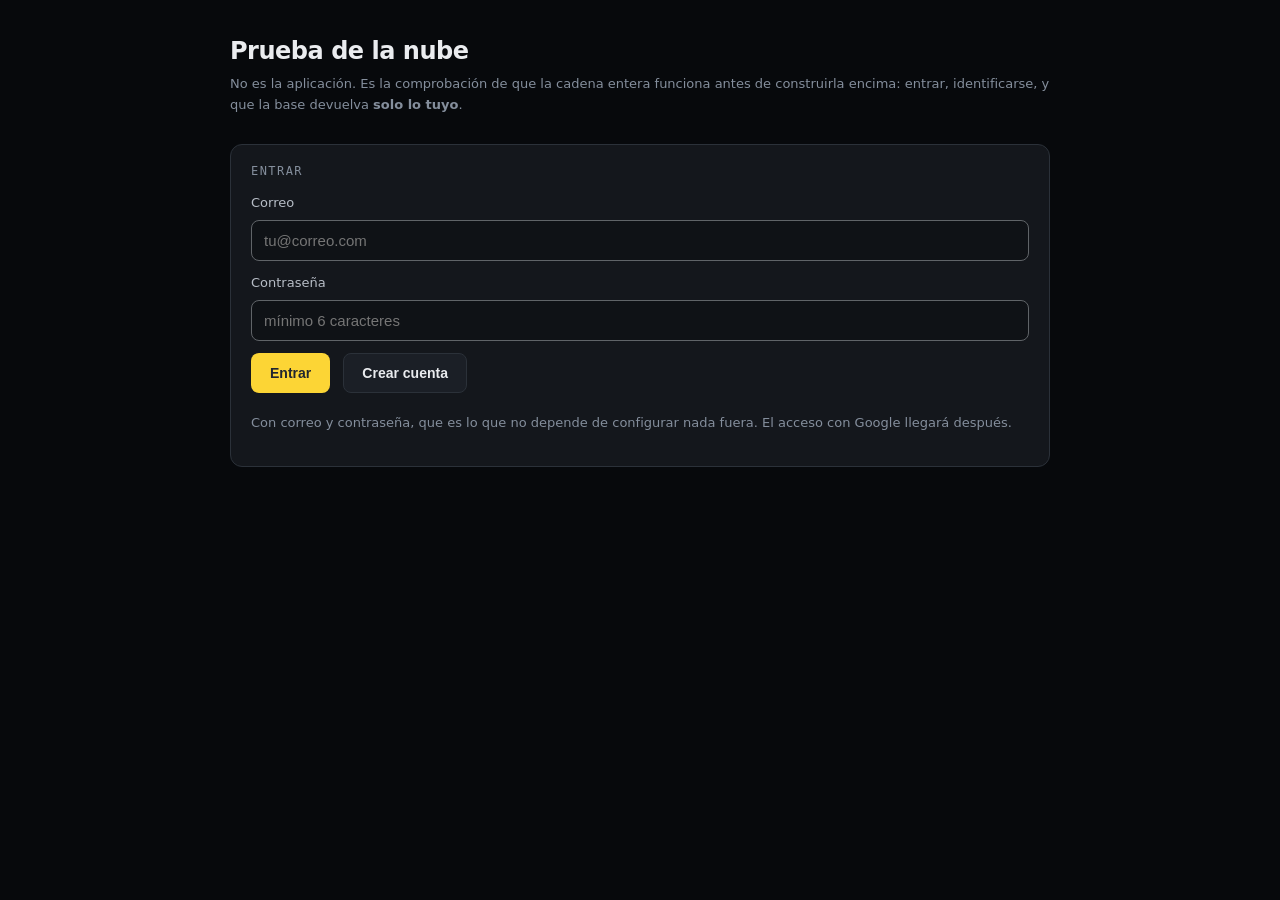
<file: prueba/index.html>
<!DOCTYPE html>
<html lang="es">
<head>
<meta charset="utf-8">
<meta name="viewport" content="width=device-width, initial-scale=1">
<title>Prueba de la nube — AutoTrade P2P</title>
<!--
  NOINDEX a propósito. Esto no es producto: es un banco de pruebas para comprobar que la
  cadena entera funciona —entrar, identificarse, y que la base solo devuelva lo tuyo— antes
  de que exista la aplicación de verdad. No debe aparecer en un buscador ni confundirse con
  autotradep2p.com.
-->
<meta name="robots" content="noindex, nofollow">
<link rel="icon" href="../assets/icono.png">
<style>
  /*
   * Paleta medida sobre el Portal del Comerciante de Binance, la misma que usa la app.
   * Se copia aquí en vez de importar la hoja del sitio porque esta página tiene que poder
   * moverse a otro sitio sin arrastrar nada.
   */
  :root {
    --fondo: #07090c; --marco: #0b0e11; --superficie: #14171c;
    --linea: #21262e; --linea-fuerte: #2b3139;
    --texto: #eaecef; --texto-2: #b7bdc6; --texto-3: #848e9c;
    --amarillo: #fcd535; --sobre-amarillo: #202630;
    --verde: #0ecb81; --rojo: #f6465d;
    --mono: 'Cascadia Mono', Consolas, ui-monospace, monospace;
  }
  * { box-sizing: border-box; }
  body {
    margin: 0; background: var(--fondo); color: var(--texto);
    font: 400 16px/1.6 'Segoe UI Variable Text', 'Segoe UI', system-ui, sans-serif;
    -webkit-font-smoothing: antialiased;
  }
  .caja { max-width: 860px; margin: 0 auto; padding: 32px 20px 80px; }
  h1 { font-size: 1.5rem; margin: 0 0 4px; letter-spacing: -0.02em; }
  .sub { color: var(--texto-3); font-size: 0.8125rem; margin: 0 0 28px; }
  .panel {
    background: var(--superficie); border: 1px solid var(--linea-fuerte);
    border-radius: 12px; padding: 20px; margin-bottom: 16px;
  }
  .panel h2 {
    font: 500 12px/1 var(--mono); letter-spacing: 0.12em; text-transform: uppercase;
    color: var(--texto-3); margin: 0 0 16px;
  }
  label { display: block; font-size: 0.8125rem; color: var(--texto-2); margin-bottom: 6px; }
  input {
    width: 100%; padding: 11px 12px; margin-bottom: 12px;
    background: #0f1216; color: var(--texto);
    border: 1px solid #606468; border-radius: 8px; font-size: 15px;
  }
  input:focus { outline: 2px solid var(--amarillo); outline-offset: 2px; border-color: transparent; }
  button {
    padding: 11px 18px; border-radius: 8px; border: 1px solid var(--linea-fuerte);
    background: #1b1f26; color: var(--texto); font-size: 14px; font-weight: 600;
    cursor: pointer; margin-right: 8px; margin-bottom: 8px;
  }
  button.principal { background: var(--amarillo); color: var(--sobre-amarillo); border-color: transparent; }
  button:hover { border-color: #606468; }
  button.principal:hover { background: #f5c211; }
  button:disabled { opacity: 0.45; cursor: default; }
  pre {
    background: #0f1216; border: 1px solid var(--linea); border-radius: 8px;
    padding: 12px; overflow-x: auto; font: 400 12.5px/1.6 var(--mono);
    color: var(--texto-2); margin: 0; white-space: pre-wrap; word-break: break-word;
  }
  .fila { display: flex; gap: 10px; align-items: baseline; padding: 7px 0; border-top: 1px solid var(--linea); font-size: 14px; }
  .fila:first-of-type { border-top: 0; }
  .fila b { color: var(--texto-3); font: 500 11px/1.6 var(--mono); letter-spacing: 0.08em; text-transform: uppercase; min-width: 150px; }
  .ok { color: var(--verde); }
  .mal { color: var(--rojo); }
  .nota { font-size: 0.8125rem; color: var(--texto-3); margin-top: 12px; }
  .oculto { display: none; }
</style>
</head>
<body>
<div class="caja">

  <h1>Prueba de la nube</h1>
  <p class="sub">
    No es la aplicación. Es la comprobación de que la cadena entera funciona antes de
    construirla encima: entrar, identificarse, y que la base devuelva <b>solo lo tuyo</b>.
  </p>

  <!-- ------------------------------------------------------------------ entrar -->
  <div class="panel" id="panelEntrar">
    <h2>Entrar</h2>
    <label for="correo">Correo</label>
    <input id="correo" type="email" autocomplete="username" placeholder="tu@correo.com">
    <label for="clave">Contraseña</label>
    <input id="clave" type="password" autocomplete="current-password" placeholder="mínimo 6 caracteres">
    <button class="principal" id="btnEntrar">Entrar</button>
    <button id="btnCrear">Crear cuenta</button>
    <p class="nota">
      Con correo y contraseña, que es lo que no depende de configurar nada fuera. El acceso
      con Google llegará después.
    </p>
    <pre id="salidaEntrar" class="oculto"></pre>
  </div>

  <!-- ------------------------------------------------------------------ sesión -->
  <div class="panel oculto" id="panelSesion">
    <h2>Tu sesión</h2>
    <div id="datosSesion"></div>
    <div style="margin-top:16px">
      <button id="btnSalir">Cerrar sesión</button>
    </div>
  </div>

  <!-- --------------------------------------------------------------- lo tuyo -->
  <div class="panel oculto" id="panelDatos">
    <h2>Tus datos en la base</h2>
    <div id="tusDatos"></div>
    <div style="margin-top:16px">
      <button id="btnApuntar">Apuntar algo en tu actividad</button>
      <button id="btnModo">Cambiar el modo del bot</button>
      <button id="btnRefrescar">Refrescar</button>
    </div>
    <pre id="salidaDatos" class="oculto"></pre>
  </div>

  <!-- --------------------------------------------------------- el aislamiento -->
  <div class="panel oculto" id="panelAislamiento">
    <h2>La prueba que importa</h2>
    <p style="margin:0 0 14px;font-size:14px;color:var(--texto-2)">
      El botón pide a la base <b>todas</b> las filas, sin filtrar por nadie. Si el aislamiento
      funciona, la base devuelve solo las tuyas — no porque el navegador las filtre, sino
      porque para él las demás no existen.
    </p>
    <button id="btnTodo">Pedir TODO sin filtrar</button>
    <pre id="salidaTodo" class="oculto"></pre>
  </div>

</div>

<script type="module">
import { createClient } from 'https://esm.sh/@supabase/supabase-js@2'

/*
 * La clave PUBLICABLE va aquí a la vista y no es un descuido: está pensada para eso. Lo que
 * protege los datos no es esconderla, son las políticas de la base. Cualquiera puede coger
 * esta clave y pedir la tabla de órdenes entera: le devolverá cero filas.
 *
 * La que NUNCA puede aparecer aquí es la `secret` / `service_role`, que SÍ se salta las
 * políticas.
 */
const URL_SUPABASE = 'https://jbekcmulvttnyrmtgwng.supabase.co'
const CLAVE_PUBLICA = 'sb_publishable_XdyV4iFwW4JDiYpw7GaECw_UXriLn78'

const sb = createClient(URL_SUPABASE, CLAVE_PUBLICA)

const $ = (id) => document.getElementById(id)
const ver = (id, mostrar) => $(id).classList.toggle('oculto', !mostrar)

function pintar(id, texto, error = false) {
  const n = $(id)
  n.textContent = texto
  n.classList.remove('oculto')
  n.style.color = error ? 'var(--rojo)' : 'var(--texto-2)'
}

function filas(destino, pares) {
  $(destino).innerHTML = pares
    .map(([k, v, clase]) => `<div class="fila"><b>${k}</b><span class="${clase || ''}">${v}</span></div>`)
    .join('')
}

/* -------------------------------------------------------------------- entrar */

$('btnCrear').addEventListener('click', async () => {
  const { data, error } = await sb.auth.signUp({
    email: $('correo').value.trim(),
    password: $('clave').value,
  })
  if (error) return pintar('salidaEntrar', 'No se pudo crear: ' + error.message, true)
  if (!data.session) {
    return pintar(
      'salidaEntrar',
      'Cuenta creada. Supabase pide confirmar el correo antes de entrar:\n' +
        'mira tu bandeja, o desactiva la confirmación en Authentication → Sign In / Providers.',
    )
  }
  pintar('salidaEntrar', 'Cuenta creada y sesión abierta.')
  await alEntrar()
})

$('btnEntrar').addEventListener('click', async () => {
  const { error } = await sb.auth.signInWithPassword({
    email: $('correo').value.trim(),
    password: $('clave').value,
  })
  if (error) return pintar('salidaEntrar', 'No se pudo entrar: ' + error.message, true)
  await alEntrar()
})

$('btnSalir').addEventListener('click', async () => {
  await sb.auth.signOut()
  location.reload()
})

/* --------------------------------------------------------------- al entrar */

async function alEntrar() {
  const { data: { user } } = await sb.auth.getUser()
  if (!user) return

  ver('panelEntrar', false)
  ver('panelSesion', true)
  ver('panelDatos', true)
  ver('panelAislamiento', true)

  filas('datosSesion', [
    ['Correo', user.email],
    ['Tu identificador', `<code style="font:12px var(--mono)">${user.id}</code>`],
    ['Entraste', new Date(user.last_sign_in_at).toLocaleString('es-PE')],
  ])

  /*
   * La fila de comerciante se crea desde el NAVEGADOR, con la sesión del usuario. Es la
   * primera prueba de que la política de escritura funciona: `with check` solo deja poner
   * `id = auth.uid()`, así que nadie puede crear la ficha de otro.
   */
  const { error } = await sb.from('comerciantes').upsert(
    { id: user.id, nombre: user.email.split('@')[0], creado_en: Date.now() },
    { onConflict: 'id' },
  )
  if (error) pintar('salidaDatos', 'Al crear tu ficha: ' + error.message, true)

  await cargarDatos()
}

async function cargarDatos() {
  const [com, ajustes, eventos, plantillas, ordenes] = await Promise.all([
    sb.from('comerciantes').select('*'),
    sb.from('ajustes').select('*'),
    sb.from('eventos').select('*').order('momento', { ascending: false }).limit(5),
    sb.from('plantillas').select('id'),
    sb.from('ordenes').select('order_number'),
  ])

  const modo = (ajustes.data || []).find((a) => a.clave === 'bot_modo')?.valor ?? 'apagado'
  const ultimos = (eventos.data || []).map((e) => `${e.origen}: ${e.mensaje}`).join('<br>') || '—'

  filas('tusDatos', [
    ['Tu ficha', com.data?.length === 1 ? 'creada' : `${com.data?.length ?? 0} filas`, 'ok'],
    ['Modo del bot', modo],
    ['Tus órdenes', ordenes.data?.length ?? 0],
    ['Tus plantillas', plantillas.data?.length ?? 0],
    ['Últimos apuntes', ultimos],
  ])
}

$('btnRefrescar').addEventListener('click', cargarDatos)

$('btnApuntar').addEventListener('click', async () => {
  const { data: { user } } = await sb.auth.getUser()
  const { error } = await sb.from('eventos').insert({
    comerciante_id: user.id,
    momento: Date.now(),
    nivel: 'info',
    origen: 'prueba',
    mensaje: 'Apunte hecho desde el navegador a las ' + new Date().toLocaleTimeString('es-PE'),
  })
  if (error) return pintar('salidaDatos', 'No se pudo apuntar: ' + error.message, true)
  pintar('salidaDatos', 'Apuntado. La base lo aceptó porque el comerciante eres tú.')
  await cargarDatos()
})

$('btnModo').addEventListener('click', async () => {
  const { data: { user } } = await sb.auth.getUser()
  const { data } = await sb.from('ajustes').select('valor').eq('clave', 'bot_modo').maybeSingle()
  const orden = ['apagado', 'ensayo', 'activo']
  const siguiente = orden[(orden.indexOf(data?.valor ?? 'apagado') + 1) % 3]
  const { error } = await sb
    .from('ajustes')
    .upsert({ comerciante_id: user.id, clave: 'bot_modo', valor: siguiente },
            { onConflict: 'comerciante_id,clave' })
  if (error) return pintar('salidaDatos', 'No se pudo cambiar: ' + error.message, true)
  pintar('salidaDatos', `Modo guardado: ${siguiente}. Sobrevive a cerrar el navegador.`)
  await cargarDatos()
})

/* ------------------------------------------------------------- el aislamiento */

$('btnTodo').addEventListener('click', async () => {
  const { data: { user } } = await sb.auth.getUser()

  /*
   * Sin un solo `where`. Se le pide a la base TODO lo que hay en cada tabla. Lo que llegue
   * es lo que la base considera que este usuario puede ver.
   */
  const tablas = ['comerciantes', 'ordenes', 'mensajes', 'eventos', 'ajustes', 'plantillas']
  const lineas = []
  for (const t of tablas) {
    const { data, error, count } = await sb.from(t).select('*', { count: 'exact' })
    if (error) { lineas.push(`${t.padEnd(14)} error: ${error.message}`); continue }
    const ajenas = (data || []).filter(
      (f) => (f.comerciante_id ?? f.id) !== user.id,
    ).length
    lineas.push(
      `${t.padEnd(14)} ${String(count ?? 0).padStart(4)} filas visibles   ` +
        (ajenas === 0 ? 'ninguna es de otro' : `¡¡${ajenas} DE OTRO!!`),
    )
  }
  lineas.push('')
  lineas.push(
    'Estas cifras son lo que la BASE deja ver, no lo que hay dentro.',
    'Si algún día aparece una fila de otro comerciante aquí, el aislamiento está roto.',
  )
  pintar('salidaTodo', lineas.join('\n'))
})

/* Si ya había sesión, se entra directo. */
sb.auth.getSession().then(({ data }) => { if (data.session) alEntrar() })
</script>
</body>
</html>
</file>
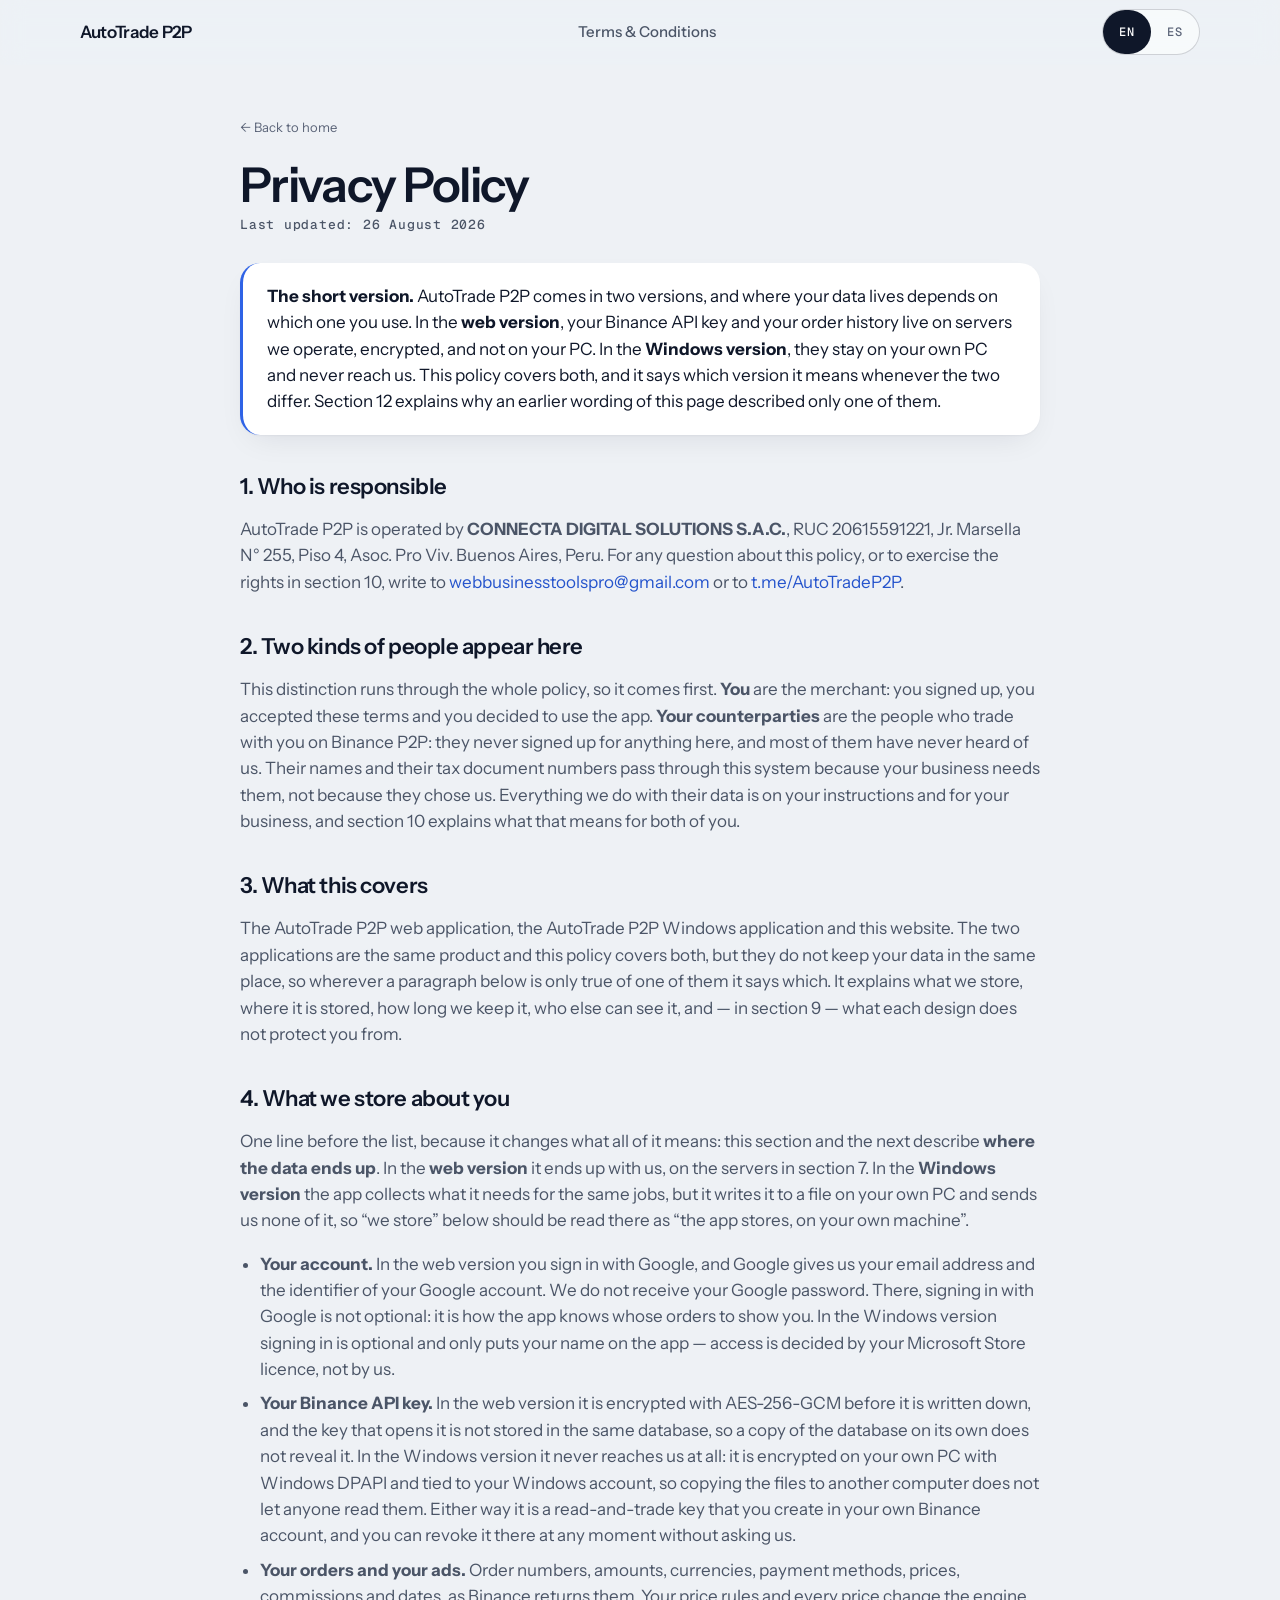
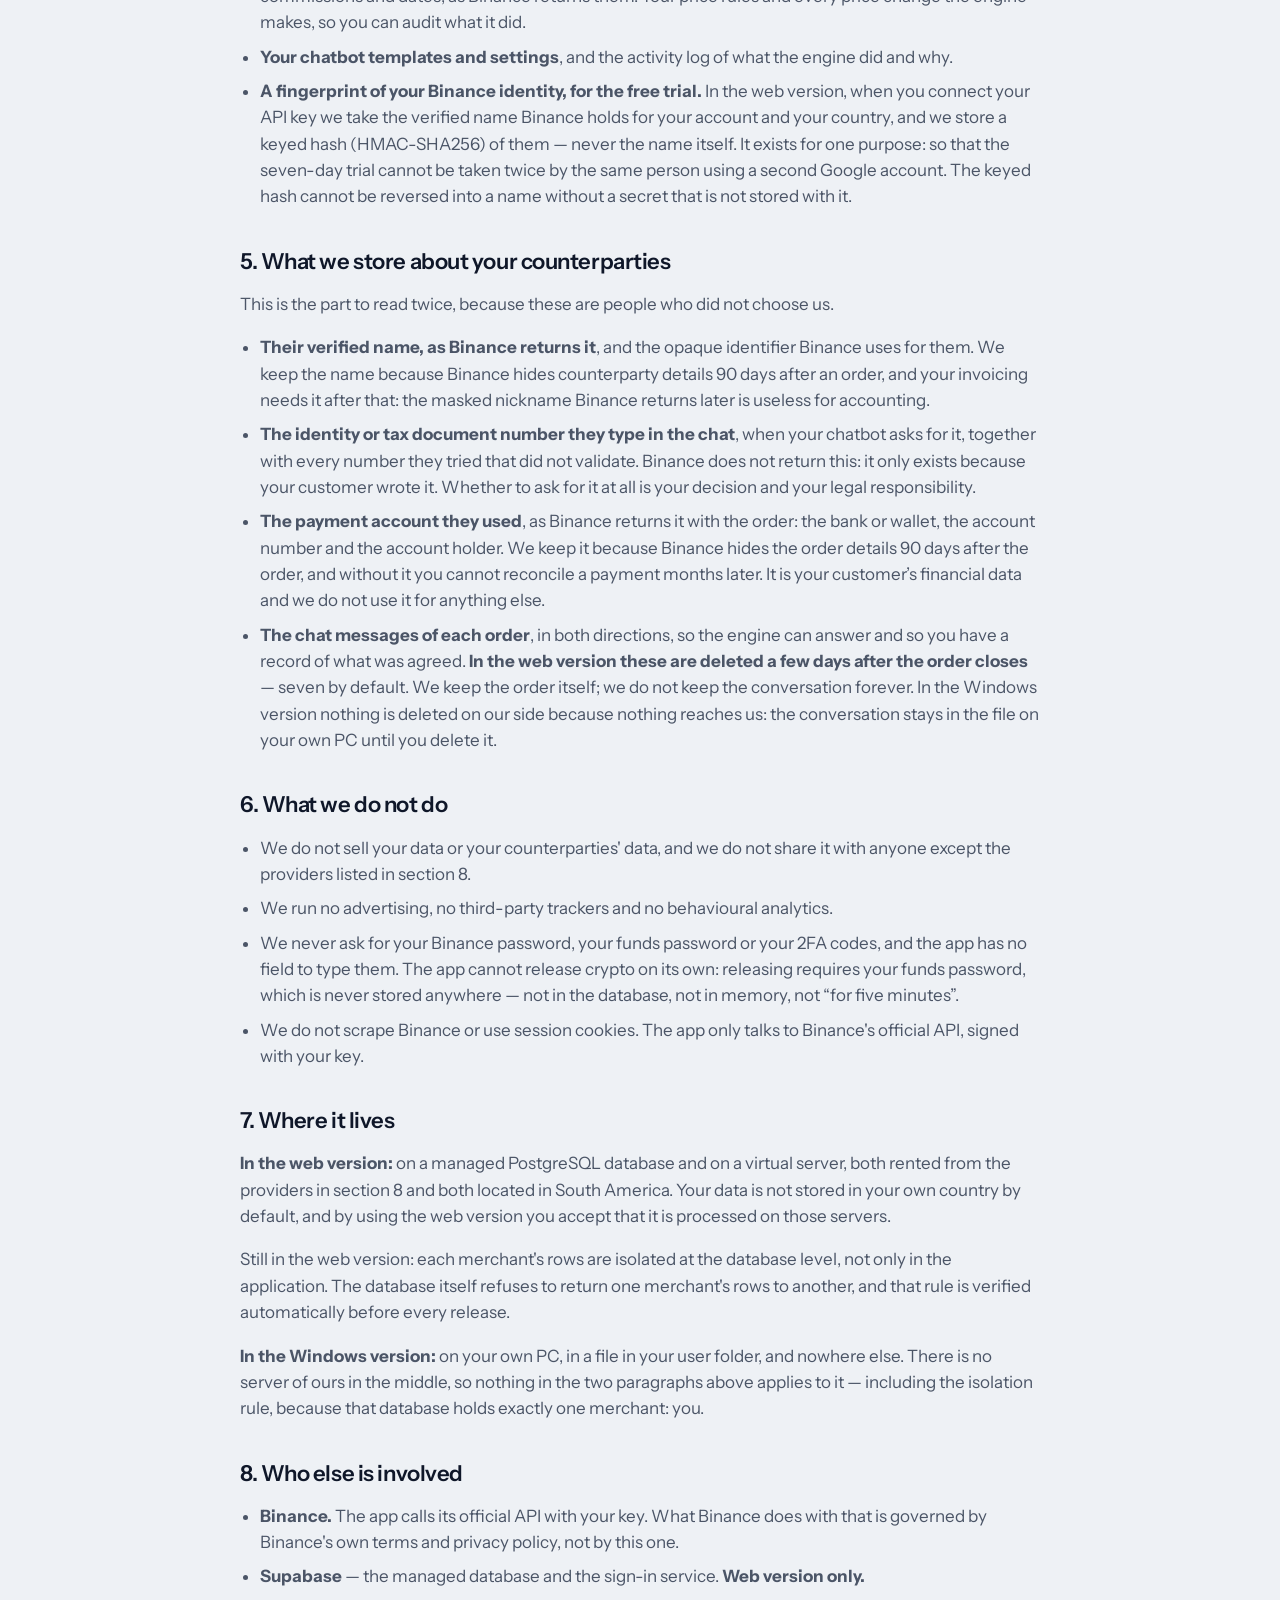
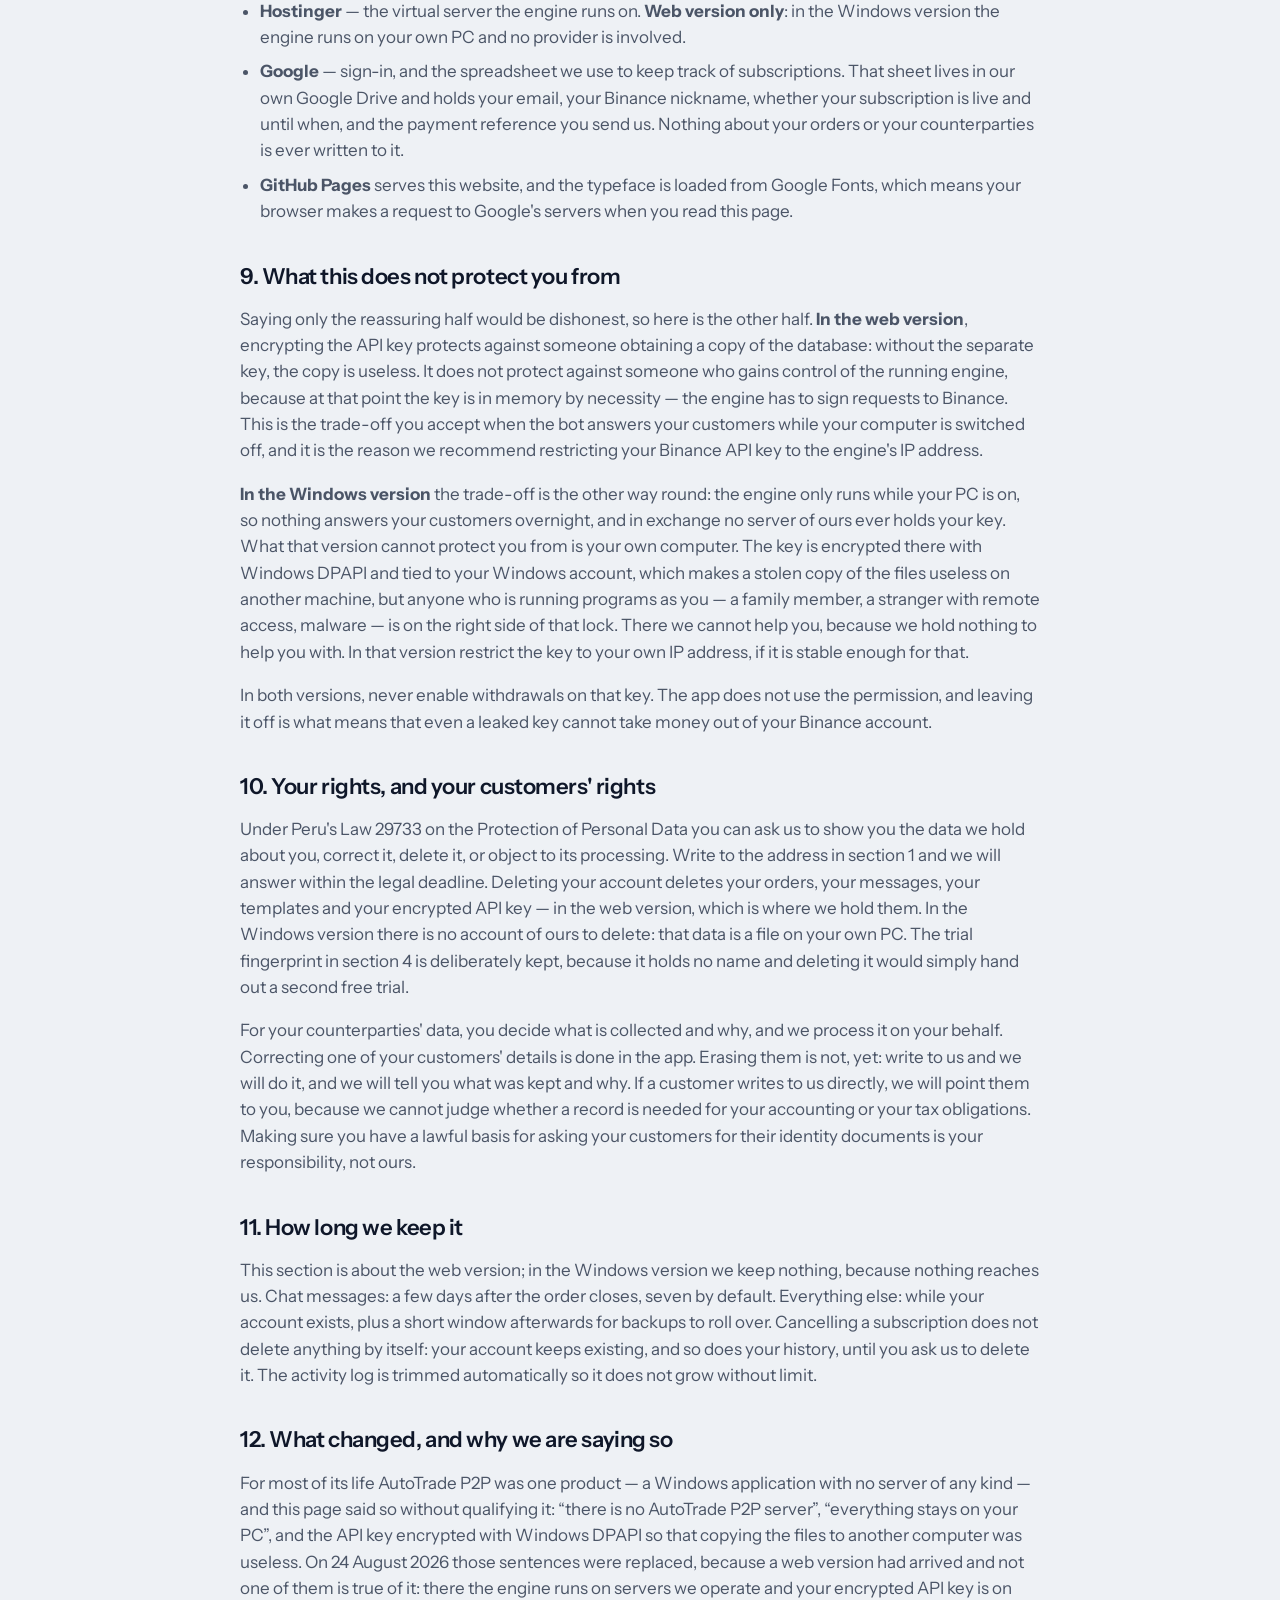
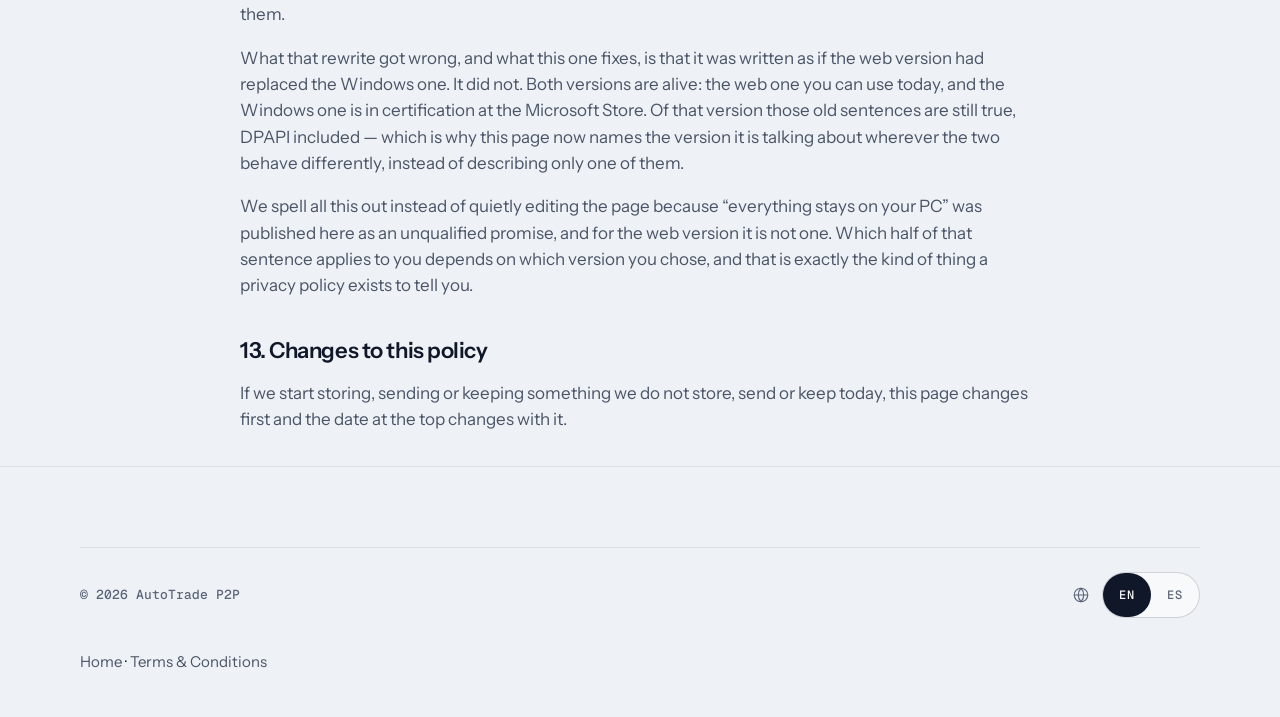
<file: privacy.html>
<!DOCTYPE html>
<html lang="en">
<head>
<meta charset="utf-8">
<meta name="viewport" content="width=device-width, initial-scale=1">
<title data-en="Privacy Policy — AutoTrade P2P" data-es="Política de Privacidad — AutoTrade P2P">Privacy Policy — AutoTrade P2P</title>
<meta name="description" content="What AutoTrade P2P does with your information and with your customers' information: what we store, where, for how long, and what we cannot protect you from.">
<link rel="icon" href="assets/icono.png">
<link rel="preconnect" href="https://fonts.googleapis.com">
<link rel="preconnect" href="https://fonts.gstatic.com" crossorigin>
<link rel="stylesheet" href="https://fonts.googleapis.com/css2?family=Instrument+Sans:wght@400..700&family=Geist+Mono:wght@400;500&display=swap">
<link rel="stylesheet" href="assets/styles.css">
</head>
<body>

<header class="cabecera">
  <div class="contenedor cabecera__fila">
    <a class="marca" href="./">AutoTrade P2P</a>
    <nav class="cabecera__nav">
      <a href="terms.html" data-en="Terms &amp; Conditions" data-es="Términos y condiciones">Terms &amp; Conditions</a>
    </nav>
    <span class="idioma">
      <button type="button" data-idioma="en" aria-pressed="true">EN</button>
      <button type="button" data-idioma="es" aria-pressed="false">ES</button>
    </span>
  </div>
</header>

<main class="contenedor legal">
  <a class="legal__volver" href="./" data-en="← Back to home" data-es="← Volver al inicio">← Back to home</a>

  <h1 data-en="Privacy Policy" data-es="Política de privacidad">Privacy Policy</h1>
  <p class="legal__fecha" data-en="Last updated: 26 August 2026" data-es="Última actualización: 26 de agosto de 2026">Last updated: 26 August 2026</p>

  <!--
    Este aviso decía «AutoTrade P2P es ahora una aplicación web», y con eso daba por
    EXTINTA la versión de Windows, que sigue viva y en certificación en Microsoft Store
    — y que enlaza esta misma URL desde su ficha, o sea que el certificador estaba
    leyendo una política que decía que su producto ya no existe. Reescrito el 2026-08-25:
    hay DOS versiones vivas con comportamientos distintos, no una que sustituyó a la otra.
  -->
  <div class="legal__aviso">
    <p data-en="<b>The short version.</b> AutoTrade P2P comes in two versions, and where your data lives depends on which one you use. In the <b>web version</b>, your Binance API key and your order history live on servers we operate, encrypted, and not on your PC. In the <b>Windows version</b>, they stay on your own PC and never reach us. This policy covers both, and it says which version it means whenever the two differ. Section 12 explains why an earlier wording of this page described only one of them." data-es="<b>La versión corta.</b> AutoTrade P2P tiene dos versiones, y dónde viven tus datos depende de cuál uses. En la <b>versión web</b>, tu clave API de Binance y tu historial de órdenes viven en servidores que operamos nosotros, cifrados, y no en tu PC. En la <b>versión de Windows</b>, se quedan en tu propia PC y no nos llegan nunca. Esta política cubre las dos, y dice de cuál habla cada vez que se diferencian. La sección 12 explica por qué una redacción anterior de esta página describía solo una."><b>The short version.</b> AutoTrade P2P comes in two versions, and where your data lives depends on which one you use. In the <b>web version</b>, your Binance API key and your order history live on servers we operate, encrypted, and not on your PC. In the <b>Windows version</b>, they stay on your own PC and never reach us. This policy covers both, and it says which version it means whenever the two differ. Section 12 explains why an earlier wording of this page described only one of them.</p>
  </div>

  <h2 data-en="1. Who is responsible" data-es="1. Quién es el responsable">1. Who is responsible</h2>
  <p data-en="AutoTrade P2P is operated by <b>CONNECTA DIGITAL SOLUTIONS S.A.C.</b>, RUC 20615591221, Jr. Marsella N° 255, Piso 4, Asoc. Pro Viv. Buenos Aires, Peru. For any question about this policy, or to exercise the rights in section 10, write to <a href='mailto:webbusinesstoolspro@gmail.com'>webbusinesstoolspro@gmail.com</a> or to <a href='https://t.me/AutoTradeP2P'>t.me/AutoTradeP2P</a>." data-es="AutoTrade P2P lo opera <b>CONNECTA DIGITAL SOLUTIONS S.A.C.</b>, RUC 20615591221, Jr. Marsella N° 255, Piso 4, Asoc. Pro Viv. Buenos Aires, Perú. Para cualquier duda sobre esta política, o para ejercer los derechos de la sección 10, escribe a <a href='mailto:webbusinesstoolspro@gmail.com'>webbusinesstoolspro@gmail.com</a> o a <a href='https://t.me/AutoTradeP2P'>t.me/AutoTradeP2P</a>.">AutoTrade P2P is operated by <b>CONNECTA DIGITAL SOLUTIONS S.A.C.</b>, RUC 20615591221, Jr. Marsella N° 255, Piso 4, Asoc. Pro Viv. Buenos Aires, Peru. For any question about this policy, or to exercise the rights in section 10, write to <a href='mailto:webbusinesstoolspro@gmail.com'>webbusinesstoolspro@gmail.com</a> or to <a href='https://t.me/AutoTradeP2P'>t.me/AutoTradeP2P</a>.</p>

  <h2 data-en="2. Two kinds of people appear here" data-es="2. Aquí aparecen dos tipos de personas">2. Two kinds of people appear here</h2>
  <p data-en="This distinction runs through the whole policy, so it comes first. <b>You</b> are the merchant: you signed up, you accepted these terms and you decided to use the app. <b>Your counterparties</b> are the people who trade with you on Binance P2P: they never signed up for anything here, and most of them have never heard of us. Their names and their tax document numbers pass through this system because your business needs them, not because they chose us. Everything we do with their data is on your instructions and for your business, and section 10 explains what that means for both of you." data-es="Esta distinción recorre toda la política, así que va primero. <b>Tú</b> eres el comerciante: te registraste, aceptaste estos términos y decidiste usar la app. <b>Tus contrapartes</b> son las personas que operan contigo en Binance P2P: no se registraron en nada de esto, y la mayoría no ha oído hablar de nosotros. Sus nombres y sus números de documento pasan por este sistema porque tu negocio los necesita, no porque ellas nos hayan elegido. Todo lo que hacemos con sus datos es por instrucción tuya y para tu negocio, y la sección 10 explica lo que eso significa para los dos.">This distinction runs through the whole policy, so it comes first. <b>You</b> are the merchant: you signed up, you accepted these terms and you decided to use the app. <b>Your counterparties</b> are the people who trade with you on Binance P2P: they never signed up for anything here, and most of them have never heard of us. Their names and their tax document numbers pass through this system because your business needs them, not because they chose us. Everything we do with their data is on your instructions and for your business, and section 10 explains what that means for both of you.</p>

  <h2 data-en="3. What this covers" data-es="3. Qué cubre">3. What this covers</h2>
  <!--
    El alcance decía «la aplicación web AutoTrade P2P y este sitio», y así la versión de
    Windows se quedaba SIN política de privacidad — mientras `terms.html` §2 le dice a su
    usuario que «la Política de privacidad explica exactamente qué se guarda y dónde».
    Desde el 2026-08-25 cubre las dos, y las secciones que solo valen para una lo dicen.
  -->
  <p data-en="The AutoTrade P2P web application, the AutoTrade P2P Windows application and this website. The two applications are the same product and this policy covers both, but they do not keep your data in the same place, so wherever a paragraph below is only true of one of them it says which. It explains what we store, where it is stored, how long we keep it, who else can see it, and — in section 9 — what each design does not protect you from." data-es="La aplicación web AutoTrade P2P, la aplicación de Windows AutoTrade P2P y este sitio. Las dos aplicaciones son el mismo producto y esta política cubre las dos, pero no guardan tus datos en el mismo sitio, así que cuando un párrafo de más abajo solo vale para una lo dice. Explica qué guardamos, dónde se guarda, cuánto tiempo lo conservamos, quién más puede verlo y —en la sección 9— de qué NO te protege cada diseño.">The AutoTrade P2P web application, the AutoTrade P2P Windows application and this website. The two applications are the same product and this policy covers both, but they do not keep your data in the same place, so wherever a paragraph below is only true of one of them it says which. It explains what we store, where it is stored, how long we keep it, who else can see it, and — in section 9 — what each design does not protect you from.</p>

  <h2 data-en="4. What we store about you" data-es="4. Qué guardamos sobre ti">4. What we store about you</h2>
  <!--
    Esta frase de entrada acota de una vez las dos listas (§4 y §5). Sin ella, «qué
    guardamos» se lee como si nos llegara también lo de la versión de Windows, y ahí no
    nos llega nada: la app escribe en el equipo del comerciante. Vale la pena tenerla en
    una sola frase en vez de repetir la acotación en cada viñeta.
  -->
  <p data-en="One line before the list, because it changes what all of it means: this section and the next describe <b>where the data ends up</b>. In the <b>web version</b> it ends up with us, on the servers in section 7. In the <b>Windows version</b> the app collects what it needs for the same jobs, but it writes it to a file on your own PC and sends us none of it, so “we store” below should be read there as “the app stores, on your own machine”." data-es="Una línea antes de la lista, porque cambia lo que significa toda ella: esta sección y la siguiente describen <b>dónde acaban los datos</b>. En la <b>versión web</b> acaban con nosotros, en los servidores de la sección 7. En la <b>versión de Windows</b> la app recoge lo que necesita para esos mismos trabajos, pero lo escribe en un archivo de tu propia PC y no nos manda nada, así que el «guardamos» de más abajo hay que leerlo ahí como «la app guarda, en tu propio equipo».">One line before the list, because it changes what all of it means: this section and the next describe <b>where the data ends up</b>. In the <b>web version</b> it ends up with us, on the servers in section 7. In the <b>Windows version</b> the app collects what it needs for the same jobs, but it writes it to a file on your own PC and sends us none of it, so “we store” below should be read there as “the app stores, on your own machine”.</p>
  <ul>
    <li data-en="<b>Your account.</b> In the web version you sign in with Google, and Google gives us your email address and the identifier of your Google account. We do not receive your Google password. There, signing in with Google is not optional: it is how the app knows whose orders to show you. In the Windows version signing in is optional and only puts your name on the app — access is decided by your Microsoft Store licence, not by us." data-es="<b>Tu cuenta.</b> En la versión web entras con Google, y Google nos da tu correo y el identificador de tu cuenta de Google. No recibimos tu contraseña de Google. Ahí, entrar con Google no es opcional: es cómo la app sabe de quién son las órdenes que te tiene que enseñar. En la versión de Windows iniciar sesión es opcional y solo sirve para poner tu nombre en la app: quien decide el acceso es tu licencia de Microsoft Store, no nosotros."><b>Your account.</b> In the web version you sign in with Google, and Google gives us your email address and the identifier of your Google account. We do not receive your Google password. There, signing in with Google is not optional: it is how the app knows whose orders to show you. In the Windows version signing in is optional and only puts your name on the app — access is decided by your Microsoft Store licence, not by us.</li>
    <li data-en="<b>Your Binance API key.</b> In the web version it is encrypted with AES-256-GCM before it is written down, and the key that opens it is not stored in the same database, so a copy of the database on its own does not reveal it. In the Windows version it never reaches us at all: it is encrypted on your own PC with Windows DPAPI and tied to your Windows account, so copying the files to another computer does not let anyone read them. Either way it is a read-and-trade key that you create in your own Binance account, and you can revoke it there at any moment without asking us." data-es="<b>Tu clave API de Binance.</b> En la versión web se cifra con AES-256-GCM antes de escribirse, y la llave que la abre no está en la misma base de datos, así que una copia de la base por sí sola no la revela. En la versión de Windows no nos llega nunca: se cifra en tu propia PC con DPAPI de Windows y atada a tu cuenta de Windows, así que copiar los archivos a otra computadora no le sirve a nadie para leerlos. En los dos casos es una clave que creas tú en tu propia cuenta de Binance, y puedes revocarla ahí en cualquier momento sin pedirnos permiso."><b>Your Binance API key.</b> In the web version it is encrypted with AES-256-GCM before it is written down, and the key that opens it is not stored in the same database, so a copy of the database on its own does not reveal it. In the Windows version it never reaches us at all: it is encrypted on your own PC with Windows DPAPI and tied to your Windows account, so copying the files to another computer does not let anyone read them. Either way it is a read-and-trade key that you create in your own Binance account, and you can revoke it there at any moment without asking us.</li>
    <li data-en="<b>Your orders and your ads.</b> Order numbers, amounts, currencies, payment methods, prices, commissions and dates, as Binance returns them. Your price rules and every price change the engine makes, so you can audit what it did." data-es="<b>Tus órdenes y tus anuncios.</b> Números de orden, importes, monedas, métodos de pago, precios, comisiones y fechas, tal como los devuelve Binance. Tus reglas de precio y cada movimiento que hace el motor, para que puedas auditar lo que hizo."><b>Your orders and your ads.</b> Order numbers, amounts, currencies, payment methods, prices, commissions and dates, as Binance returns them. Your price rules and every price change the engine makes, so you can audit what it did.</li>
    <li data-en="<b>Your chatbot templates and settings</b>, and the activity log of what the engine did and why." data-es="<b>Tus plantillas y ajustes del chatbot</b>, y el registro de actividad de lo que hizo el motor y por qué."><b>Your chatbot templates and settings</b>, and the activity log of what the engine did and why.</li>
    <li data-en="<b>A fingerprint of your Binance identity, for the free trial.</b> In the web version, when you connect your API key we take the verified name Binance holds for your account and your country, and we store a keyed hash (HMAC-SHA256) of them — never the name itself. It exists for one purpose: so that the seven-day trial cannot be taken twice by the same person using a second Google account. The keyed hash cannot be reversed into a name without a secret that is not stored with it." data-es="<b>Una huella de tu identidad de Binance, para la prueba gratis.</b> En la versión web, cuando conectas tu clave API tomamos el nombre verificado que Binance tiene de tu cuenta y tu país, y guardamos un hash con clave (HMAC-SHA256) de ambos — nunca el nombre. Existe para una sola cosa: que la prueba de siete días no se pueda usar dos veces por la misma persona con una segunda cuenta de Google. Ese hash no se puede revertir a un nombre sin un secreto que no se guarda junto a él."><b>A fingerprint of your Binance identity, for the free trial.</b> In the web version, when you connect your API key we take the verified name Binance holds for your account and your country, and we store a keyed hash (HMAC-SHA256) of them — never the name itself. It exists for one purpose: so that the seven-day trial cannot be taken twice by the same person using a second Google account. The keyed hash cannot be reversed into a name without a secret that is not stored with it.</li>
  </ul>

  <h2 data-en="5. What we store about your counterparties" data-es="5. Qué guardamos sobre tus contrapartes">5. What we store about your counterparties</h2>
  <p data-en="This is the part to read twice, because these are people who did not choose us." data-es="Esta es la parte que hay que leer dos veces, porque son personas que no nos eligieron.">This is the part to read twice, because these are people who did not choose us.</p>
  <ul>
    <li data-en="<b>Their verified name, as Binance returns it</b>, and the opaque identifier Binance uses for them. We keep the name because Binance hides counterparty details 90 days after an order, and your invoicing needs it after that: the masked nickname Binance returns later is useless for accounting." data-es="<b>Su nombre verificado, tal como lo devuelve Binance</b>, y el identificador opaco que Binance usa para esa persona. Guardamos el nombre porque Binance oculta los datos de la contraparte pasados 90 días de la orden, y tu facturación lo necesita después: el apodo enmascarado que Binance devuelve luego no sirve para contabilidad."><b>Their verified name, as Binance returns it</b>, and the opaque identifier Binance uses for them. We keep the name because Binance hides counterparty details 90 days after an order, and your invoicing needs it after that: the masked nickname Binance returns later is useless for accounting.</li>
    <li data-en="<b>The identity or tax document number they type in the chat</b>, when your chatbot asks for it, together with every number they tried that did not validate. Binance does not return this: it only exists because your customer wrote it. Whether to ask for it at all is your decision and your legal responsibility." data-es="<b>El número de documento de identidad o tributario que escriben en el chat</b>, cuando tu chatbot se lo pide, junto con cada número que intentaron y no validó. Binance no devuelve este dato: existe solo porque tu cliente lo escribió. Pedirlo o no es decisión tuya y responsabilidad legal tuya."><b>The identity or tax document number they type in the chat</b>, when your chatbot asks for it, together with every number they tried that did not validate. Binance does not return this: it only exists because your customer wrote it. Whether to ask for it at all is your decision and your legal responsibility.</li>
    <li data-en="<b>The payment account they used</b>, as Binance returns it with the order: the bank or wallet, the account number and the account holder. We keep it because Binance hides the order details 90 days after the order, and without it you cannot reconcile a payment months later. It is your customer’s financial data and we do not use it for anything else." data-es="<b>La cuenta de pago que usaron</b>, tal como Binance la devuelve con la orden: el banco o la billetera, el número de cuenta y el titular. La guardamos porque Binance oculta los datos de la orden pasados 90 días, y sin ella no puedes cuadrar un pago meses después. Es un dato financiero de tu cliente y no lo usamos para nada más."><b>The payment account they used</b>, as Binance returns it with the order: the bank or wallet, the account number and the account holder. We keep it because Binance hides the order details 90 days after the order, and without it you cannot reconcile a payment months later. It is your customer’s financial data and we do not use it for anything else.</li>
    <li data-en="<b>The chat messages of each order</b>, in both directions, so the engine can answer and so you have a record of what was agreed. <b>In the web version these are deleted a few days after the order closes</b> — seven by default. We keep the order itself; we do not keep the conversation forever. In the Windows version nothing is deleted on our side because nothing reaches us: the conversation stays in the file on your own PC until you delete it." data-es="<b>Los mensajes del chat de cada orden</b>, en los dos sentidos, para que el motor pueda responder y para que tengas constancia de lo que se acordó. <b>En la versión web se borran a los pocos días de cerrarse la orden</b> — siete por defecto. La orden se queda; la conversación no. En la versión de Windows no se borra nada por nuestra parte porque no nos llega nada: la conversación se queda en el archivo de tu propia PC hasta que tú la borres."><b>The chat messages of each order</b>, in both directions, so the engine can answer and so you have a record of what was agreed. <b>In the web version these are deleted a few days after the order closes</b> — seven by default. We keep the order itself; we do not keep the conversation forever. In the Windows version nothing is deleted on our side because nothing reaches us: the conversation stays in the file on your own PC until you delete it.</li>
  </ul>

  <h2 data-en="6. What we do not do" data-es="6. Qué NO hacemos">6. What we do not do</h2>
  <ul>
    <li data-en="We do not sell your data or your counterparties' data, and we do not share it with anyone except the providers listed in section 8." data-es="No vendemos tus datos ni los de tus contrapartes, ni los compartimos con nadie salvo los proveedores de la sección 8.">We do not sell your data or your counterparties' data, and we do not share it with anyone except the providers listed in section 8.</li>
    <li data-en="We run no advertising, no third-party trackers and no behavioural analytics." data-es="No hay publicidad, ni rastreadores de terceros, ni analítica de comportamiento.">We run no advertising, no third-party trackers and no behavioural analytics.</li>
    <li data-en="We never ask for your Binance password, your funds password or your 2FA codes, and the app has no field to type them. The app cannot release crypto on its own: releasing requires your funds password, which is never stored anywhere — not in the database, not in memory, not “for five minutes”." data-es="Nunca te pedimos tu contraseña de Binance, tu contraseña de fondos ni tus códigos 2FA, y la app no tiene ninguna casilla para escribirlos. La app no puede liberar cripto sola: liberar exige tu contraseña de fondos, que no se guarda en ninguna parte — ni en la base, ni en memoria, ni «durante cinco minutos».">We never ask for your Binance password, your funds password or your 2FA codes, and the app has no field to type them. The app cannot release crypto on its own: releasing requires your funds password, which is never stored anywhere — not in the database, not in memory, not “for five minutes”.</li>
    <li data-en="We do not scrape Binance or use session cookies. The app only talks to Binance's official API, signed with your key." data-es="No hacemos scraping de Binance ni usamos cookies de sesión. La app solo habla con la API oficial de Binance, firmada con tu clave.">We do not scrape Binance or use session cookies. The app only talks to Binance's official API, signed with your key.</li>
  </ul>

  <h2 data-en="7. Where it lives" data-es="7. Dónde vive">7. Where it lives</h2>
  <p data-en="<b>In the web version:</b> on a managed PostgreSQL database and on a virtual server, both rented from the providers in section 8 and both located in South America. Your data is not stored in your own country by default, and by using the web version you accept that it is processed on those servers." data-es="<b>En la versión web:</b> en una base de datos PostgreSQL gestionada y en un servidor virtual, los dos alquilados a los proveedores de la sección 8 y los dos ubicados en Sudamérica. Tus datos no se guardan en tu propio país por defecto, y al usar la versión web aceptas que se traten en esos servidores."><b>In the web version:</b> on a managed PostgreSQL database and on a virtual server, both rented from the providers in section 8 and both located in South America. Your data is not stored in your own country by default, and by using the web version you accept that it is processed on those servers.</p>
  <p data-en="Still in the web version: each merchant's rows are isolated at the database level, not only in the application. The database itself refuses to return one merchant's rows to another, and that rule is verified automatically before every release." data-es="Sigue siendo la versión web: las filas de cada comerciante están aisladas en la propia base de datos, no solo en la aplicación. La base se niega a devolverle a un comerciante las filas de otro, y esa regla se comprueba automáticamente antes de cada publicación.">Still in the web version: each merchant's rows are isolated at the database level, not only in the application. The database itself refuses to return one merchant's rows to another, and that rule is verified automatically before every release.</p>
  <p data-en="<b>In the Windows version:</b> on your own PC, in a file in your user folder, and nowhere else. There is no server of ours in the middle, so nothing in the two paragraphs above applies to it — including the isolation rule, because that database holds exactly one merchant: you." data-es="<b>En la versión de Windows:</b> en tu propia PC, en un archivo de tu carpeta de usuario, y en ningún otro sitio. No hay ningún servidor nuestro por medio, así que nada de los dos párrafos de arriba se le aplica, tampoco la regla de aislamiento: esa base tiene exactamente un comerciante, que eres tú."><b>In the Windows version:</b> on your own PC, in a file in your user folder, and nowhere else. There is no server of ours in the middle, so nothing in the two paragraphs above applies to it — including the isolation rule, because that database holds exactly one merchant: you.</p>

  <h2 data-en="8. Who else is involved" data-es="8. Quién más interviene">8. Who else is involved</h2>
  <ul>
    <li data-en="<b>Binance.</b> The app calls its official API with your key. What Binance does with that is governed by Binance's own terms and privacy policy, not by this one." data-es="<b>Binance.</b> La app llama a su API oficial con tu clave. Lo que Binance haga con eso se rige por sus propios términos y su política de privacidad, no por esta."><b>Binance.</b> The app calls its official API with your key. What Binance does with that is governed by Binance's own terms and privacy policy, not by this one.</li>
    <li data-en="<b>Supabase</b> — the managed database and the sign-in service. <b>Web version only.</b>" data-es="<b>Supabase</b> — la base de datos gestionada y el servicio de inicio de sesión. <b>Solo en la versión web.</b>"><b>Supabase</b> — the managed database and the sign-in service. <b>Web version only.</b></li>
    <li data-en="<b>Hostinger</b> — the virtual server the engine runs on. <b>Web version only</b>: in the Windows version the engine runs on your own PC and no provider is involved." data-es="<b>Hostinger</b> — el servidor virtual donde corre el motor. <b>Solo en la versión web</b>: en la versión de Windows el motor corre en tu propia PC y no interviene ningún proveedor."><b>Hostinger</b> — the virtual server the engine runs on. <b>Web version only</b>: in the Windows version the engine runs on your own PC and no provider is involved.</li>
    <li data-en="<b>Google</b> — sign-in, and the spreadsheet we use to keep track of subscriptions. That sheet lives in our own Google Drive and holds your email, your Binance nickname, whether your subscription is live and until when, and the payment reference you send us. Nothing about your orders or your counterparties is ever written to it." data-es="<b>Google</b> — el inicio de sesión, y la hoja de cálculo con la que llevamos las suscripciones. Esa hoja vive en nuestro propio Google Drive y contiene tu correo, tu apodo de Binance, si tu suscripción está en vigor y hasta cuándo, y la referencia del pago que nos mandas. En ella no se escribe nunca nada sobre tus órdenes ni sobre tus contrapartes."><b>Google</b> — sign-in, and the spreadsheet we use to keep track of subscriptions. That sheet lives in our own Google Drive and holds your email, your Binance nickname, whether your subscription is live and until when, and the payment reference you send us. Nothing about your orders or your counterparties is ever written to it.</li>
    <li data-en="<b>GitHub Pages</b> serves this website, and the typeface is loaded from Google Fonts, which means your browser makes a request to Google's servers when you read this page." data-es="<b>GitHub Pages</b> sirve este sitio, y la tipografía se carga desde Google Fonts, lo que significa que tu navegador hace una petición a servidores de Google al leer esta página."><b>GitHub Pages</b> serves this website, and the typeface is loaded from Google Fonts, which means your browser makes a request to Google's servers when you read this page.</li>
  </ul>

  <h2 data-en="9. What this does not protect you from" data-es="9. De qué NO te protege">9. What this does not protect you from</h2>
  <p data-en="Saying only the reassuring half would be dishonest, so here is the other half. <b>In the web version</b>, encrypting the API key protects against someone obtaining a copy of the database: without the separate key, the copy is useless. It does not protect against someone who gains control of the running engine, because at that point the key is in memory by necessity — the engine has to sign requests to Binance. This is the trade-off you accept when the bot answers your customers while your computer is switched off, and it is the reason we recommend restricting your Binance API key to the engine's IP address." data-es="Contar solo la mitad tranquilizadora sería deshonesto, así que aquí va la otra mitad. <b>En la versión web</b>, cifrar la clave API protege de que alguien consiga una copia de la base de datos: sin la llave, que está aparte, esa copia no sirve. NO protege de alguien que se haga con el control del motor en marcha, porque ahí la clave está en memoria por necesidad — el motor tiene que firmar las peticiones a Binance. Ese es el intercambio que aceptas a cambio de que el bot atienda a tus clientes con tu computadora apagada, y es la razón por la que recomendamos restringir tu clave API a la IP del motor.">Saying only the reassuring half would be dishonest, so here is the other half. <b>In the web version</b>, encrypting the API key protects against someone obtaining a copy of the database: without the separate key, the copy is useless. It does not protect against someone who gains control of the running engine, because at that point the key is in memory by necessity — the engine has to sign requests to Binance. This is the trade-off you accept when the bot answers your customers while your computer is switched off, and it is the reason we recommend restricting your Binance API key to the engine's IP address.</p>
  <p data-en="<b>In the Windows version</b> the trade-off is the other way round: the engine only runs while your PC is on, so nothing answers your customers overnight, and in exchange no server of ours ever holds your key. What that version cannot protect you from is your own computer. The key is encrypted there with Windows DPAPI and tied to your Windows account, which makes a stolen copy of the files useless on another machine, but anyone who is running programs as you — a family member, a stranger with remote access, malware — is on the right side of that lock. There we cannot help you, because we hold nothing to help you with. In that version restrict the key to your own IP address, if it is stable enough for that." data-es="<b>En la versión de Windows</b> el intercambio es el contrario: el motor solo corre con tu PC encendida, así que de madrugada no responde nadie, y a cambio ningún servidor nuestro tiene tu clave. De lo que esa versión no puede protegerte es de tu propia computadora. La clave se cifra ahí con DPAPI de Windows y atada a tu cuenta de Windows, lo que hace inútil una copia robada de los archivos en otro equipo, pero quien esté ejecutando programas como tú —alguien de tu casa, un desconocido con acceso remoto, un programa malicioso— está del lado bueno de ese cerrojo. Ahí no podemos ayudarte, porque no tenemos nada con lo que ayudarte. En esa versión restringe la clave a tu propia IP, si es lo bastante estable para eso."><b>In the Windows version</b> the trade-off is the other way round: the engine only runs while your PC is on, so nothing answers your customers overnight, and in exchange no server of ours ever holds your key. What that version cannot protect you from is your own computer. The key is encrypted there with Windows DPAPI and tied to your Windows account, which makes a stolen copy of the files useless on another machine, but anyone who is running programs as you — a family member, a stranger with remote access, malware — is on the right side of that lock. There we cannot help you, because we hold nothing to help you with. In that version restrict the key to your own IP address, if it is stable enough for that.</p>
  <p data-en="In both versions, never enable withdrawals on that key. The app does not use the permission, and leaving it off is what means that even a leaked key cannot take money out of your Binance account." data-es="En las dos versiones, no le habilites nunca los retiros a esa clave. La app no usa ese permiso, y dejarlo apagado es lo que hace que, aunque la clave se filtre, nadie pueda sacar el dinero de tu cuenta de Binance.">In both versions, never enable withdrawals on that key. The app does not use the permission, and leaving it off is what means that even a leaked key cannot take money out of your Binance account.</p>

  <h2 data-en="10. Your rights, and your customers' rights" data-es="10. Tus derechos, y los de tus clientes">10. Your rights, and your customers' rights</h2>
  <p data-en="Under Peru's Law 29733 on the Protection of Personal Data you can ask us to show you the data we hold about you, correct it, delete it, or object to its processing. Write to the address in section 1 and we will answer within the legal deadline. Deleting your account deletes your orders, your messages, your templates and your encrypted API key — in the web version, which is where we hold them. In the Windows version there is no account of ours to delete: that data is a file on your own PC. The trial fingerprint in section 4 is deliberately kept, because it holds no name and deleting it would simply hand out a second free trial." data-es="Según la Ley 29733 de Protección de Datos Personales del Perú puedes pedirnos que te enseñemos los datos que tenemos sobre ti, que los corrijamos, que los borremos o que dejemos de tratarlos. Escribe a la dirección de la sección 1 y responderemos dentro del plazo legal. Borrar tu cuenta borra tus órdenes, tus mensajes, tus plantillas y tu clave API cifrada — en la versión web, que es donde los tenemos nosotros. En la versión de Windows no hay ninguna cuenta nuestra que borrar: esos datos son un archivo de tu propia PC. La huella de la prueba de la sección 4 se conserva a propósito, porque no contiene ningún nombre y borrarla equivaldría a regalar una segunda prueba gratis.">Under Peru's Law 29733 on the Protection of Personal Data you can ask us to show you the data we hold about you, correct it, delete it, or object to its processing. Write to the address in section 1 and we will answer within the legal deadline. Deleting your account deletes your orders, your messages, your templates and your encrypted API key — in the web version, which is where we hold them. In the Windows version there is no account of ours to delete: that data is a file on your own PC. The trial fingerprint in section 4 is deliberately kept, because it holds no name and deleting it would simply hand out a second free trial.</p>
  <p data-en="For your counterparties' data, you decide what is collected and why, and we process it on your behalf. Correcting one of your customers' details is done in the app. Erasing them is not, yet: write to us and we will do it, and we will tell you what was kept and why. If a customer writes to us directly, we will point them to you, because we cannot judge whether a record is needed for your accounting or your tax obligations. Making sure you have a lawful basis for asking your customers for their identity documents is your responsibility, not ours." data-es="Para los datos de tus contrapartes, tú decides qué se recoge y para qué, y nosotros los tratamos por cuenta tuya. Corregir los datos de un cliente tuyo se hace desde la app. Borrarlos todavía no: escríbenos y lo hacemos nosotros, y te diremos qué se conservó y por qué. Si un cliente nos escribe directamente, le remitiremos a ti, porque no podemos juzgar si un registro te hace falta para tu contabilidad o tus obligaciones tributarias. Asegurarte de que tienes base legal para pedirles el documento de identidad a tus clientes es responsabilidad tuya, no nuestra.">For your counterparties' data, you decide what is collected and why, and we process it on your behalf. Correcting one of your customers' details is done in the app. Erasing them is not, yet: write to us and we will do it, and we will tell you what was kept and why. If a customer writes to us directly, we will point them to you, because we cannot judge whether a record is needed for your accounting or your tax obligations. Making sure you have a lawful basis for asking your customers for their identity documents is your responsibility, not ours.</p>

  <h2 data-en="11. How long we keep it" data-es="11. Cuánto lo conservamos">11. How long we keep it</h2>
  <p data-en="This section is about the web version; in the Windows version we keep nothing, because nothing reaches us. Chat messages: a few days after the order closes, seven by default. Everything else: while your account exists, plus a short window afterwards for backups to roll over. Cancelling a subscription does not delete anything by itself: your account keeps existing, and so does your history, until you ask us to delete it. The activity log is trimmed automatically so it does not grow without limit." data-es="Esta sección habla de la versión web; en la de Windows no guardamos nada, porque no nos llega nada. Los mensajes del chat: unos pocos días después de cerrarse la orden, siete por defecto. Todo lo demás: mientras exista tu cuenta, más una ventana corta después para que roten las copias de seguridad. Cancelar la suscripción no borra nada por sí solo: tu cuenta sigue existiendo, y tu historial con ella, hasta que nos pidas que lo borremos. El registro de actividad se poda solo para que no crezca sin límite.">This section is about the web version; in the Windows version we keep nothing, because nothing reaches us. Chat messages: a few days after the order closes, seven by default. Everything else: while your account exists, plus a short window afterwards for backups to roll over. Cancelling a subscription does not delete anything by itself: your account keeps existing, and so does your history, until you ask us to delete it. The activity log is trimmed automatically so it does not grow without limit.</p>

  <!--
    Esta sección es VALIOSA y no se borra: cuenta que la frase «tus datos no salen de tu
    PC» estuvo publicada aquí sin acotar y dejó de ser cierta. Lo que se corrige el
    2026-08-25 es su conclusión: decía que la versión de Windows era el PASADO, y no lo
    es —sigue viva y en certificación en Microsoft Store, cuya ficha enlaza esta misma
    página—. Se acota, no se retira.
  -->
  <h2 data-en="12. What changed, and why we are saying so" data-es="12. Qué cambió, y por qué lo decimos">12. What changed, and why we are saying so</h2>
  <p data-en="For most of its life AutoTrade P2P was one product — a Windows application with no server of any kind — and this page said so without qualifying it: “there is no AutoTrade P2P server”, “everything stays on your PC”, and the API key encrypted with Windows DPAPI so that copying the files to another computer was useless. On 24 August 2026 those sentences were replaced, because a web version had arrived and not one of them is true of it: there the engine runs on servers we operate and your encrypted API key is on them." data-es="Durante casi toda su vida AutoTrade P2P fue un solo producto —una aplicación de Windows sin ningún servidor— y esta página lo decía sin acotarlo: «no existe ningún servidor de AutoTrade P2P», «todo se queda en tu PC», y la clave API cifrada con DPAPI de Windows de modo que copiar los archivos a otra computadora no servía de nada. El 24 de agosto de 2026 esas frases se sustituyeron, porque había llegado una versión web y ninguna de ellas es cierta de ella: ahí el motor corre en servidores que operamos nosotros y tu clave API cifrada está en ellos.">For most of its life AutoTrade P2P was one product — a Windows application with no server of any kind — and this page said so without qualifying it: “there is no AutoTrade P2P server”, “everything stays on your PC”, and the API key encrypted with Windows DPAPI so that copying the files to another computer was useless. On 24 August 2026 those sentences were replaced, because a web version had arrived and not one of them is true of it: there the engine runs on servers we operate and your encrypted API key is on them.</p>
  <p data-en="What that rewrite got wrong, and what this one fixes, is that it was written as if the web version had replaced the Windows one. It did not. Both versions are alive: the web one you can use today, and the Windows one is in certification at the Microsoft Store. Of that version those old sentences are still true, DPAPI included — which is why this page now names the version it is talking about wherever the two behave differently, instead of describing only one of them." data-es="Lo que aquella reescritura hizo mal, y esta corrige, es que se escribió como si la versión web hubiera sustituido a la de Windows. No la sustituyó. Las dos versiones están vivas: la web puedes usarla hoy, y la de Windows está en certificación en Microsoft Store. De esa versión aquellas frases antiguas siguen siendo ciertas, DPAPI incluido — y por eso esta página dice ahora de qué versión habla cada vez que las dos se comportan distinto, en vez de describir solo una.">What that rewrite got wrong, and what this one fixes, is that it was written as if the web version had replaced the Windows one. It did not. Both versions are alive: the web one you can use today, and the Windows one is in certification at the Microsoft Store. Of that version those old sentences are still true, DPAPI included — which is why this page now names the version it is talking about wherever the two behave differently, instead of describing only one of them.</p>
  <p data-en="We spell all this out instead of quietly editing the page because “everything stays on your PC” was published here as an unqualified promise, and for the web version it is not one. Which half of that sentence applies to you depends on which version you chose, and that is exactly the kind of thing a privacy policy exists to tell you." data-es="Contamos todo esto en vez de editar la página en silencio porque «todo se queda en tu PC» estuvo publicado aquí como una promesa sin matices, y de la versión web no lo es. Cuál de las dos mitades de esa frase te toca depende de qué versión elegiste, y eso es exactamente lo que una política de privacidad existe para contarte.">We spell all this out instead of quietly editing the page because “everything stays on your PC” was published here as an unqualified promise, and for the web version it is not one. Which half of that sentence applies to you depends on which version you chose, and that is exactly the kind of thing a privacy policy exists to tell you.</p>

  <h2 data-en="13. Changes to this policy" data-es="13. Cambios en esta política">13. Changes to this policy</h2>
  <p data-en="If we start storing, sending or keeping something we do not store, send or keep today, this page changes first and the date at the top changes with it." data-es="Si empezamos a guardar, enviar o conservar algo que hoy no guardamos, enviamos ni conservamos, esta página cambia primero y la fecha de arriba cambia con ella.">If we start storing, sending or keeping something we do not store, send or keep today, this page changes first and the date at the top changes with it.</p>
</main>

<footer class="pie">
  <div class="contenedor">
    <div class="pie__abajo">
      <span>© 2026 AutoTrade P2P</span>
      <span class="pie__idioma">
        <svg class="i" viewBox="0 0 24 24" fill="none" stroke="currentColor" stroke-width="1.5" stroke-linecap="round" stroke-linejoin="round" aria-hidden="true" focusable="false"><circle cx="12" cy="12" r="9"/><line x1="3" y1="12" x2="21" y2="12"/><path d="M12 3a13 13 0 0 0 0 18 13 13 0 0 0 0-18"/></svg>
        <span class="idioma">
          <button type="button" data-idioma="en" aria-pressed="true">EN</button>
          <button type="button" data-idioma="es" aria-pressed="false">ES</button>
        </span>
      </span>
    </div>
    <p class="pie__enlaces"><a href="./" data-en="Home" data-es="Inicio">Home</a> · <a href="terms.html" data-en="Terms &amp; Conditions" data-es="Términos y condiciones">Terms &amp; Conditions</a></p>
  </div>
</footer>

<script src="assets/idioma.js"></script>
<script src="assets/sitio.js"></script>
</body>
</html>
</file>
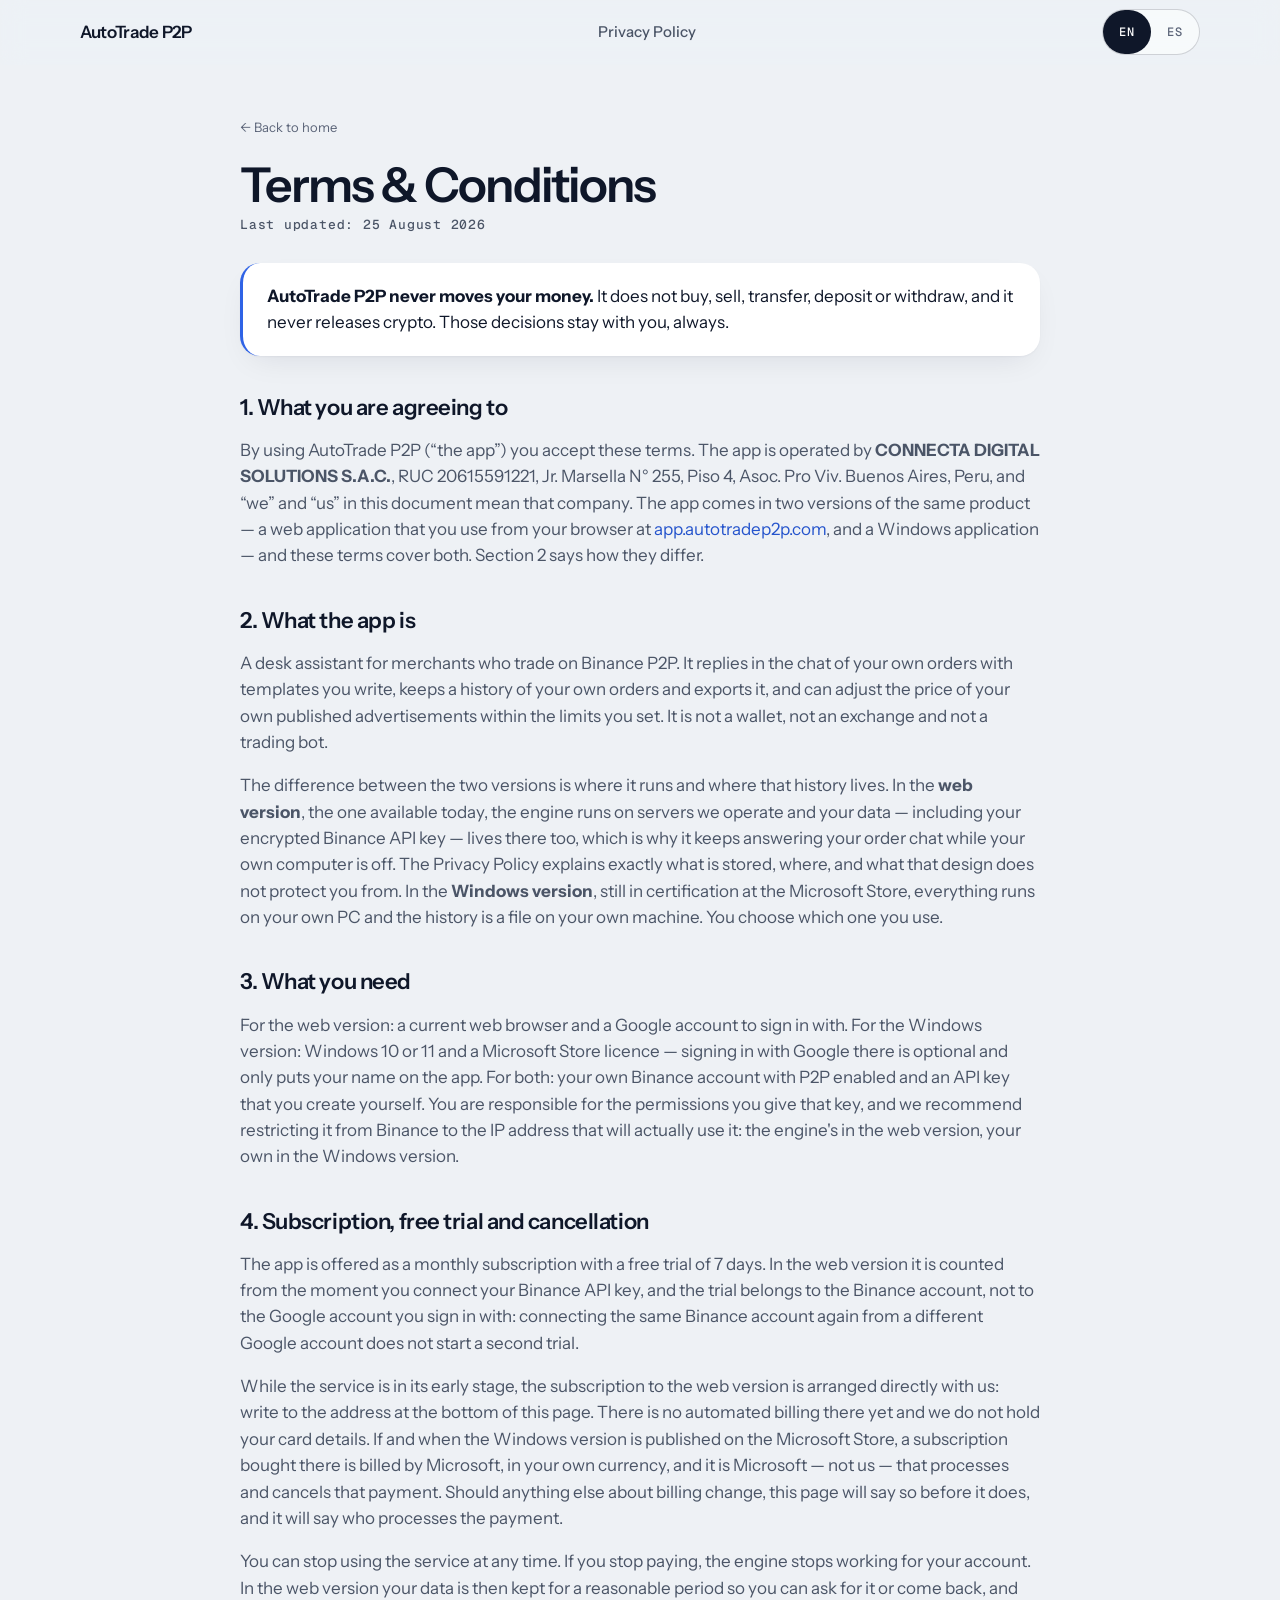
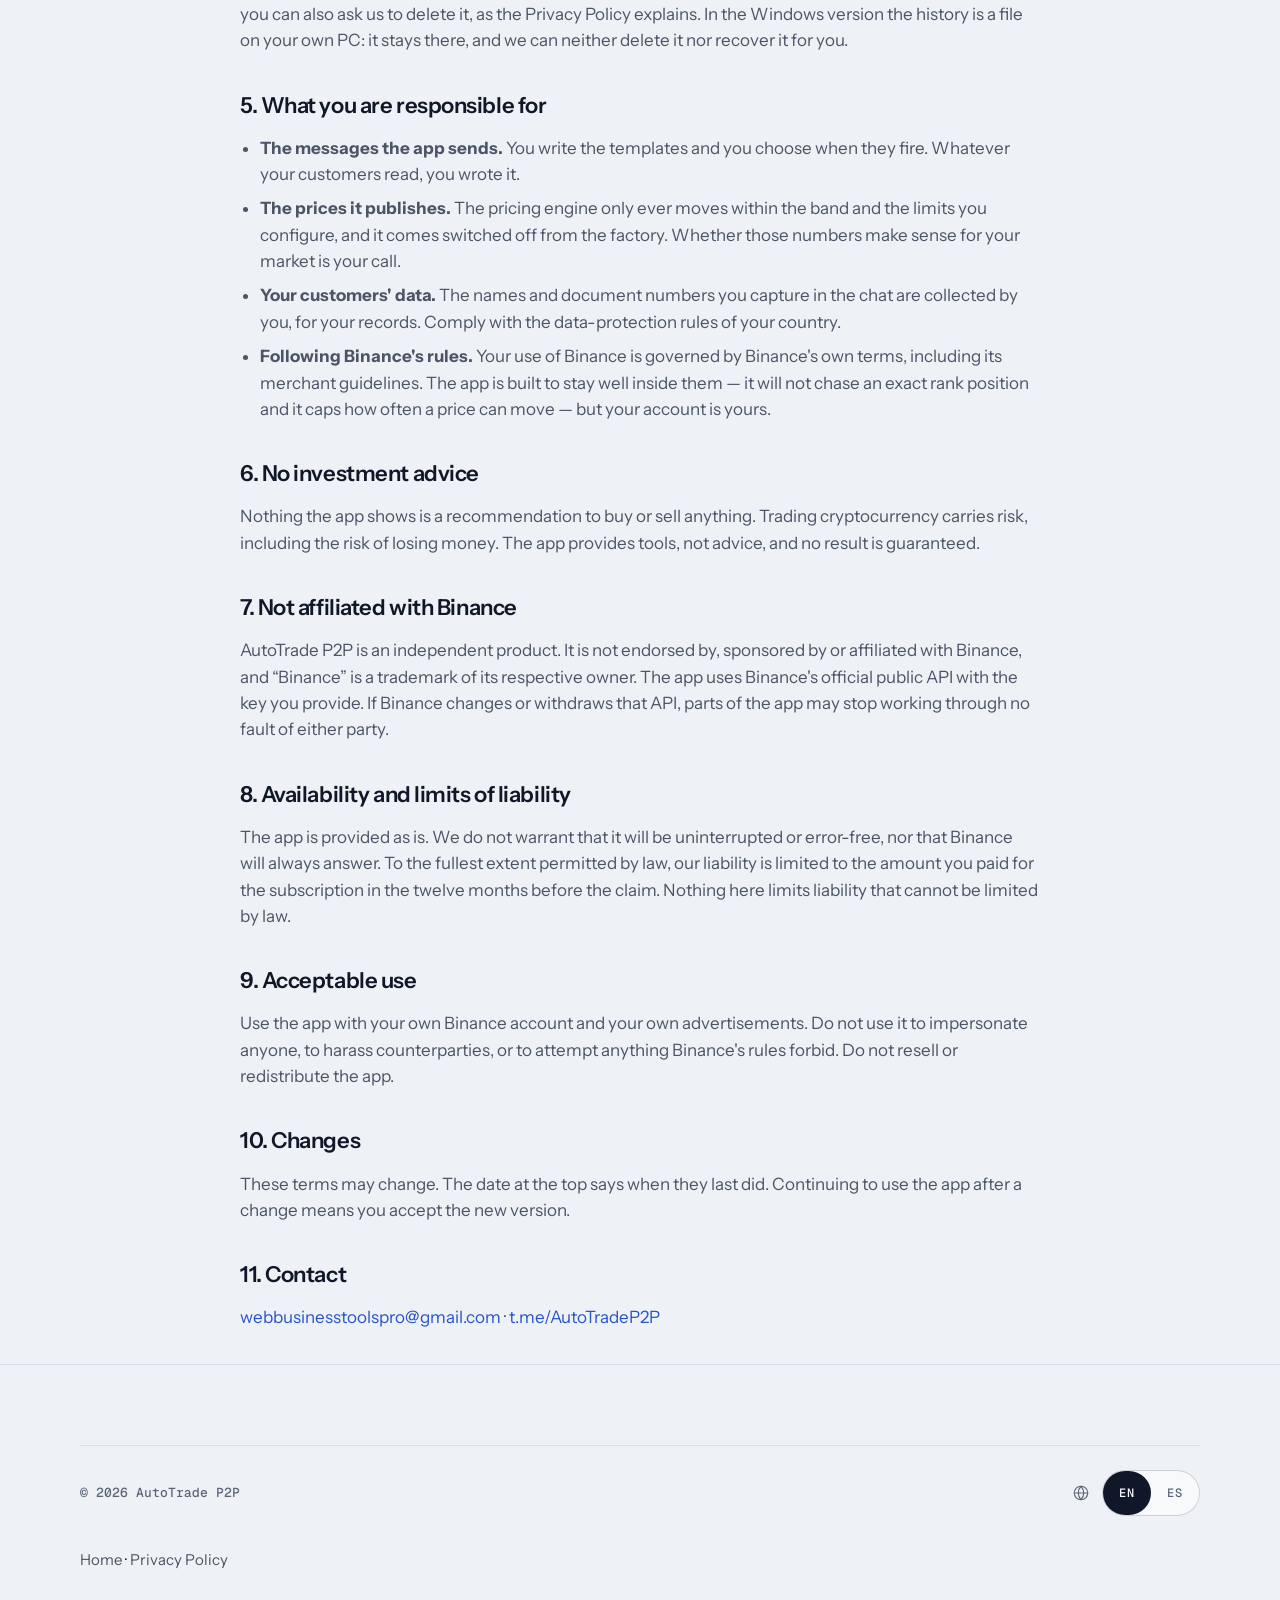
<file: terms.html>
<!DOCTYPE html>
<html lang="en">
<head>
<meta charset="utf-8">
<meta name="viewport" content="width=device-width, initial-scale=1">
<title data-en="Terms &amp; Conditions — AutoTrade P2P" data-es="Términos y Condiciones — AutoTrade P2P">Terms &amp; Conditions — AutoTrade P2P</title>
<meta name="description" content="The terms for using AutoTrade P2P: what the app does, what it never does, and what you are responsible for.">
<link rel="icon" href="assets/icono.png">
<link rel="preconnect" href="https://fonts.googleapis.com">
<link rel="preconnect" href="https://fonts.gstatic.com" crossorigin>
<link rel="stylesheet" href="https://fonts.googleapis.com/css2?family=Instrument+Sans:wght@400..700&family=Geist+Mono:wght@400;500&display=swap">
<link rel="stylesheet" href="assets/styles.css">
</head>
<body>

<header class="cabecera">
  <div class="contenedor cabecera__fila">
    <a class="marca" href="./">AutoTrade P2P</a>
    <nav class="cabecera__nav">
      <a href="privacy.html" data-en="Privacy Policy" data-es="Política de privacidad">Privacy Policy</a>
    </nav>
    <span class="idioma">
      <button type="button" data-idioma="en" aria-pressed="true">EN</button>
      <button type="button" data-idioma="es" aria-pressed="false">ES</button>
    </span>
  </div>
</header>

<main class="contenedor legal">
  <a class="legal__volver" href="./" data-en="← Back to home" data-es="← Volver al inicio">← Back to home</a>

  <h1 data-en="Terms &amp; Conditions" data-es="Términos y condiciones">Terms &amp; Conditions</h1>
  <p class="legal__fecha" data-en="Last updated: 25 August 2026" data-es="Última actualización: 25 de agosto de 2026">Last updated: 25 August 2026</p>

  <div class="legal__aviso">
    <p data-en="<b>AutoTrade P2P never moves your money.</b> It does not buy, sell, transfer, deposit or withdraw, and it never releases crypto. Those decisions stay with you, always." data-es="<b>AutoTrade P2P nunca mueve tu dinero.</b> No compra, no vende, no transfiere, no deposita ni retira, y nunca libera cripto. Esas decisiones son siempre tuyas."><b>AutoTrade P2P never moves your money.</b> It does not buy, sell, transfer, deposit or withdraw, and it never releases crypto. Those decisions stay with you, always.</p>
  </div>

  <h2 data-en="1. What you are agreeing to" data-es="1. Qué estás aceptando">1. What you are agreeing to</h2>
  <!--
    Dos arreglos del 2026-08-25, y conviene no deshacerlos sin leer por qué.

    1. Estos términos no nombraban a NADIE en sus once secciones, y a la vez la §8
       limitaba la responsabilidad de una parte sin nombre y la §4 decía que la
       suscripción «se acuerda directamente con nosotros». La identificación es
       copia literal de la que ya está publicada en `privacy.html` §1: los dos
       documentos legales tienen que decir la misma parte contratante. Si cambia
       una, cambia la otra el mismo día.
    2. Decía que la app web se usa «en la dirección que te damos al registrarte».
       Era un resto de antes del giro a la nube: hoy la dirección es pública y la
       portada la ofrece con tres enlaces.
  -->
  <p data-en="By using AutoTrade P2P (“the app”) you accept these terms. The app is operated by <b>CONNECTA DIGITAL SOLUTIONS S.A.C.</b>, RUC 20615591221, Jr. Marsella N° 255, Piso 4, Asoc. Pro Viv. Buenos Aires, Peru, and “we” and “us” in this document mean that company. The app comes in two versions of the same product — a web application that you use from your browser at <a href='https://app.autotradep2p.com/'>app.autotradep2p.com</a>, and a Windows application — and these terms cover both. Section 2 says how they differ." data-es="Al usar AutoTrade P2P («la app») aceptas estos términos. La app la opera <b>CONNECTA DIGITAL SOLUTIONS S.A.C.</b>, RUC 20615591221, Jr. Marsella N° 255, Piso 4, Asoc. Pro Viv. Buenos Aires, Perú, y «nosotros» en este documento significa esa empresa. La app tiene dos versiones del mismo producto —una aplicación web que usas desde tu navegador en <a href='https://app.autotradep2p.com/'>app.autotradep2p.com</a> y una aplicación de Windows— y estos términos cubren las dos. La sección 2 dice en qué se diferencian.">By using AutoTrade P2P (“the app”) you accept these terms. The app is operated by <b>CONNECTA DIGITAL SOLUTIONS S.A.C.</b>, RUC 20615591221, Jr. Marsella N° 255, Piso 4, Asoc. Pro Viv. Buenos Aires, Peru, and “we” and “us” in this document mean that company. The app comes in two versions of the same product — a web application that you use from your browser at <a href='https://app.autotradep2p.com/'>app.autotradep2p.com</a>, and a Windows application — and these terms cover both. Section 2 says how they differ.</p>

  <h2 data-en="2. What the app is" data-es="2. Qué es la app">2. What the app is</h2>
  <p data-en="A desk assistant for merchants who trade on Binance P2P. It replies in the chat of your own orders with templates you write, keeps a history of your own orders and exports it, and can adjust the price of your own published advertisements within the limits you set. It is not a wallet, not an exchange and not a trading bot." data-es="Un asistente para comerciantes que operan en Binance P2P. Responde en el chat de tus propias órdenes con plantillas que escribes tú, guarda un historial de tus propias órdenes y lo exporta, y puede ajustar el precio de tus propios anuncios publicados dentro de los límites que fijes. No es un monedero, ni un exchange, ni un bot de trading.">A desk assistant for merchants who trade on Binance P2P. It replies in the chat of your own orders with templates you write, keeps a history of your own orders and exports it, and can adjust the price of your own published advertisements within the limits you set. It is not a wallet, not an exchange and not a trading bot.</p>
  <p data-en="The difference between the two versions is where it runs and where that history lives. In the <b>web version</b>, the one available today, the engine runs on servers we operate and your data — including your encrypted Binance API key — lives there too, which is why it keeps answering your order chat while your own computer is off. The Privacy Policy explains exactly what is stored, where, and what that design does not protect you from. In the <b>Windows version</b>, still in certification at the Microsoft Store, everything runs on your own PC and the history is a file on your own machine. You choose which one you use." data-es="La diferencia entre las dos versiones es dónde corre y dónde vive ese historial. En la <b>versión web</b>, la que está disponible hoy, el motor corre en servidores que operamos nosotros y tus datos —incluida tu clave API de Binance cifrada— viven ahí también, que es por lo que sigue respondiendo el chat de tus órdenes con tu propia computadora apagada. La Política de privacidad explica exactamente qué se guarda, dónde, y de qué NO te protege ese diseño. En la <b>versión de Windows</b>, todavía en certificación en Microsoft Store, todo corre en tu propia PC y el historial es un archivo de tu propio equipo. Tú eliges cuál usas.">The difference between the two versions is where it runs and where that history lives. In the <b>web version</b>, the one available today, the engine runs on servers we operate and your data — including your encrypted Binance API key — lives there too, which is why it keeps answering your order chat while your own computer is off. The Privacy Policy explains exactly what is stored, where, and what that design does not protect you from. In the <b>Windows version</b>, still in certification at the Microsoft Store, everything runs on your own PC and the history is a file on your own machine. You choose which one you use.</p>

  <h2 data-en="3. What you need" data-es="3. Qué necesitas">3. What you need</h2>
  <p data-en="For the web version: a current web browser and a Google account to sign in with. For the Windows version: Windows 10 or 11 and a Microsoft Store licence — signing in with Google there is optional and only puts your name on the app. For both: your own Binance account with P2P enabled and an API key that you create yourself. You are responsible for the permissions you give that key, and we recommend restricting it from Binance to the IP address that will actually use it: the engine's in the web version, your own in the Windows version." data-es="Para la versión web: un navegador web actual y una cuenta de Google para entrar. Para la versión de Windows: Windows 10 u 11 y una licencia de Microsoft Store — ahí entrar con Google es opcional y solo pone tu nombre en la app. Para las dos: tu propia cuenta de Binance con P2P habilitado y una clave API que creas tú. Eres responsable de los permisos que le des a esa clave, y recomendamos restringirla desde Binance a la dirección IP que de verdad la va a usar: la del motor en la versión web, la tuya en la versión de Windows.">For the web version: a current web browser and a Google account to sign in with. For the Windows version: Windows 10 or 11 and a Microsoft Store licence — signing in with Google there is optional and only puts your name on the app. For both: your own Binance account with P2P enabled and an API key that you create yourself. You are responsible for the permissions you give that key, and we recommend restricting it from Binance to the IP address that will actually use it: the engine's in the web version, your own in the Windows version.</p>

  <h2 data-en="4. Subscription, free trial and cancellation" data-es="4. Suscripción, prueba gratis y cancelación">4. Subscription, free trial and cancellation</h2>
  <p data-en="The app is offered as a monthly subscription with a free trial of 7 days. In the web version it is counted from the moment you connect your Binance API key, and the trial belongs to the Binance account, not to the Google account you sign in with: connecting the same Binance account again from a different Google account does not start a second trial." data-es="La app se ofrece como suscripción mensual con una prueba gratis de 7 días. En la versión web se cuentan desde que conectas tu clave API de Binance, y la prueba es de la cuenta de Binance, no de la cuenta de Google con la que entras: volver a conectar la misma cuenta de Binance desde otra cuenta de Google no empieza una segunda prueba.">The app is offered as a monthly subscription with a free trial of 7 days. In the web version it is counted from the moment you connect your Binance API key, and the trial belongs to the Binance account, not to the Google account you sign in with: connecting the same Binance account again from a different Google account does not start a second trial.</p>
  <p data-en="While the service is in its early stage, the subscription to the web version is arranged directly with us: write to the address at the bottom of this page. There is no automated billing there yet and we do not hold your card details. If and when the Windows version is published on the Microsoft Store, a subscription bought there is billed by Microsoft, in your own currency, and it is Microsoft — not us — that processes and cancels that payment. Should anything else about billing change, this page will say so before it does, and it will say who processes the payment." data-es="Mientras el servicio está en su etapa inicial, la suscripción a la versión web se acuerda directamente con nosotros: escribe a la dirección del pie de esta página. Ahí todavía no hay cobro automático y no guardamos los datos de tu tarjeta. Si la versión de Windows llega a publicarse en Microsoft Store, la suscripción que compres ahí la cobra Microsoft, en tu propia moneda, y es Microsoft —no nosotros— quien procesa y cancela ese pago. Si algo más cambia en el cobro, esta página lo dirá antes de que ocurra, y dirá quién procesa el pago.">While the service is in its early stage, the subscription to the web version is arranged directly with us: write to the address at the bottom of this page. There is no automated billing there yet and we do not hold your card details. If and when the Windows version is published on the Microsoft Store, a subscription bought there is billed by Microsoft, in your own currency, and it is Microsoft — not us — that processes and cancels that payment. Should anything else about billing change, this page will say so before it does, and it will say who processes the payment.</p>
  <p data-en="You can stop using the service at any time. If you stop paying, the engine stops working for your account. In the web version your data is then kept for a reasonable period so you can ask for it or come back, and you can also ask us to delete it, as the Privacy Policy explains. In the Windows version the history is a file on your own PC: it stays there, and we can neither delete it nor recover it for you." data-es="Puedes dejar de usar el servicio cuando quieras. Si dejas de pagar, el motor deja de funcionar para tu cuenta. En la versión web tus datos se conservan entonces un tiempo razonable para que puedas pedirlos o volver, y también puedes pedirnos que los borremos, como explica la Política de privacidad. En la versión de Windows el historial es un archivo de tu propia PC: ahí se queda, y nosotros ni podemos borrarlo ni podemos recuperártelo.">You can stop using the service at any time. If you stop paying, the engine stops working for your account. In the web version your data is then kept for a reasonable period so you can ask for it or come back, and you can also ask us to delete it, as the Privacy Policy explains. In the Windows version the history is a file on your own PC: it stays there, and we can neither delete it nor recover it for you.</p>

  <h2 data-en="5. What you are responsible for" data-es="5. De qué eres responsable">5. What you are responsible for</h2>
  <ul>
    <li data-en="<b>The messages the app sends.</b> You write the templates and you choose when they fire. Whatever your customers read, you wrote it." data-es="<b>Los mensajes que envía la app.</b> Tú escribes las plantillas y tú eliges cuándo se disparan. Lo que lean tus clientes, lo escribiste tú."><b>The messages the app sends.</b> You write the templates and you choose when they fire. Whatever your customers read, you wrote it.</li>
    <li data-en="<b>The prices it publishes.</b> The pricing engine only ever moves within the band and the limits you configure, and it comes switched off from the factory. Whether those numbers make sense for your market is your call." data-es="<b>Los precios que publica.</b> El motor de precios solo se mueve dentro de la banda y los límites que configures, y viene apagado de fábrica. Si esos números tienen sentido para tu mercado, lo decides tú."><b>The prices it publishes.</b> The pricing engine only ever moves within the band and the limits you configure, and it comes switched off from the factory. Whether those numbers make sense for your market is your call.</li>
    <li data-en="<b>Your customers' data.</b> The names and document numbers you capture in the chat are collected by you, for your records. Comply with the data-protection rules of your country." data-es="<b>Los datos de tus clientes.</b> Los nombres y números de documento que capturas en el chat los recoges tú, para tus registros. Cumple las normas de protección de datos de tu país."><b>Your customers' data.</b> The names and document numbers you capture in the chat are collected by you, for your records. Comply with the data-protection rules of your country.</li>
    <li data-en="<b>Following Binance's rules.</b> Your use of Binance is governed by Binance's own terms, including its merchant guidelines. The app is built to stay well inside them — it will not chase an exact rank position and it caps how often a price can move — but your account is yours." data-es="<b>Cumplir las reglas de Binance.</b> Tu uso de Binance se rige por los términos de Binance, incluidas sus directrices para comerciantes. La app está hecha para quedarse muy dentro de ellas —no persigue un puesto exacto y limita cada cuánto puede moverse un precio— pero tu cuenta es tuya."><b>Following Binance's rules.</b> Your use of Binance is governed by Binance's own terms, including its merchant guidelines. The app is built to stay well inside them — it will not chase an exact rank position and it caps how often a price can move — but your account is yours.</li>
  </ul>

  <h2 data-en="6. No investment advice" data-es="6. No es asesoramiento financiero">6. No investment advice</h2>
  <p data-en="Nothing the app shows is a recommendation to buy or sell anything. Trading cryptocurrency carries risk, including the risk of losing money. The app provides tools, not advice, and no result is guaranteed." data-es="Nada de lo que muestra la app es una recomendación de comprar o vender nada. Operar con criptomonedas conlleva riesgo, incluido el de perder dinero. La app da herramientas, no consejos, y no garantiza ningún resultado.">Nothing the app shows is a recommendation to buy or sell anything. Trading cryptocurrency carries risk, including the risk of losing money. The app provides tools, not advice, and no result is guaranteed.</p>

  <h2 data-en="7. Not affiliated with Binance" data-es="7. Sin relación con Binance">7. Not affiliated with Binance</h2>
  <p data-en="AutoTrade P2P is an independent product. It is not endorsed by, sponsored by or affiliated with Binance, and “Binance” is a trademark of its respective owner. The app uses Binance's official public API with the key you provide. If Binance changes or withdraws that API, parts of the app may stop working through no fault of either party." data-es="AutoTrade P2P es un producto independiente. No está respaldado, patrocinado ni afiliado a Binance, y «Binance» es una marca de su respectivo propietario. La app usa la API pública oficial de Binance con la clave que tú proporcionas. Si Binance cambia o retira esa API, partes de la app pueden dejar de funcionar sin culpa de ninguna de las dos partes.">AutoTrade P2P is an independent product. It is not endorsed by, sponsored by or affiliated with Binance, and “Binance” is a trademark of its respective owner. The app uses Binance's official public API with the key you provide. If Binance changes or withdraws that API, parts of the app may stop working through no fault of either party.</p>

  <h2 data-en="8. Availability and limits of liability" data-es="8. Disponibilidad y límites de responsabilidad">8. Availability and limits of liability</h2>
  <p data-en="The app is provided as is. We do not warrant that it will be uninterrupted or error-free, nor that Binance will always answer. To the fullest extent permitted by law, our liability is limited to the amount you paid for the subscription in the twelve months before the claim. Nothing here limits liability that cannot be limited by law." data-es="La app se ofrece tal cual. No garantizamos que funcione sin interrupciones ni sin errores, ni que Binance vaya a responder siempre. En la máxima medida que permita la ley, nuestra responsabilidad se limita al importe que hayas pagado por la suscripción en los doce meses anteriores a la reclamación. Nada de aquí limita responsabilidades que la ley no permita limitar.">The app is provided as is. We do not warrant that it will be uninterrupted or error-free, nor that Binance will always answer. To the fullest extent permitted by law, our liability is limited to the amount you paid for the subscription in the twelve months before the claim. Nothing here limits liability that cannot be limited by law.</p>

  <h2 data-en="9. Acceptable use" data-es="9. Uso aceptable">9. Acceptable use</h2>
  <p data-en="Use the app with your own Binance account and your own advertisements. Do not use it to impersonate anyone, to harass counterparties, or to attempt anything Binance's rules forbid. Do not resell or redistribute the app." data-es="Usa la app con tu propia cuenta de Binance y tus propios anuncios. No la uses para suplantar a nadie, para acosar a contrapartes, ni para intentar nada que las reglas de Binance prohíban. No revendas ni redistribuyas la app.">Use the app with your own Binance account and your own advertisements. Do not use it to impersonate anyone, to harass counterparties, or to attempt anything Binance's rules forbid. Do not resell or redistribute the app.</p>

  <h2 data-en="10. Changes" data-es="10. Cambios">10. Changes</h2>
  <p data-en="These terms may change. The date at the top says when they last did. Continuing to use the app after a change means you accept the new version." data-es="Estos términos pueden cambiar. La fecha de arriba dice cuándo cambiaron por última vez. Seguir usando la app después de un cambio significa que aceptas la nueva versión.">These terms may change. The date at the top says when they last did. Continuing to use the app after a change means you accept the new version.</p>

  <h2 data-en="11. Contact" data-es="11. Contacto">11. Contact</h2>
  <p data-en="<a href='mailto:webbusinesstoolspro@gmail.com'>webbusinesstoolspro@gmail.com</a> · <a href='https://t.me/AutoTradeP2P'>t.me/AutoTradeP2P</a>" data-es="<a href='mailto:webbusinesstoolspro@gmail.com'>webbusinesstoolspro@gmail.com</a> · <a href='https://t.me/AutoTradeP2P'>t.me/AutoTradeP2P</a>"><a href='mailto:webbusinesstoolspro@gmail.com'>webbusinesstoolspro@gmail.com</a> · <a href='https://t.me/AutoTradeP2P'>t.me/AutoTradeP2P</a></p>
</main>

<footer class="pie">
  <div class="contenedor">
    <div class="pie__abajo">
      <span>© 2026 AutoTrade P2P</span>
      <span class="pie__idioma">
        <svg class="i" viewBox="0 0 24 24" fill="none" stroke="currentColor" stroke-width="1.5" stroke-linecap="round" stroke-linejoin="round" aria-hidden="true" focusable="false"><circle cx="12" cy="12" r="9"/><line x1="3" y1="12" x2="21" y2="12"/><path d="M12 3a13 13 0 0 0 0 18 13 13 0 0 0 0-18"/></svg>
        <span class="idioma">
          <button type="button" data-idioma="en" aria-pressed="true">EN</button>
          <button type="button" data-idioma="es" aria-pressed="false">ES</button>
        </span>
      </span>
    </div>
    <p class="pie__enlaces"><a href="./" data-en="Home" data-es="Inicio">Home</a> · <a href="privacy.html" data-en="Privacy Policy" data-es="Política de privacidad">Privacy Policy</a></p>
  </div>
</footer>

<script src="assets/idioma.js"></script>
<script src="assets/sitio.js"></script>
</body>
</html>
</file>
<file: assets/styles.css>
/* ============================================================================
 * AutoTrade P2P — propuesta de rediseño «Marino sobre hielo», 2026-09-14.
 *
 * Qué cambia respecto al sitio en vivo: el fondo deja de ser negro y el acento deja
 * de ser el amarillo de Binance. La página es un lienzo gris frío casi blanco sobre
 * el que flotan «islas» blancas de radio grande; la tinta es azul marino; hay UN
 * solo acento azul, y aparece solo donde se pulsa (botón primario, pastilla «tuyo»,
 * riel de la banda, anillo de foco). Una sola isla oscura, la del motor de precios,
 * para que el contraste ocurra una vez. Lo premium sigue siendo la precisión: nada
 * rebota, nada se levanta al pasar el ratón, nada late en bucle.
 *
 * REGLA QUE NO SE PUEDE ROMPER (y no da error en consola cuando se rompe):
 *   `idioma.js` hace  n.innerHTML = n.getAttribute('data-' + idioma)  sobre CADA
 *   elemento con [data-en]. Un <svg> DENTRO de un elemento traducido desaparece la
 *   primera vez que alguien pulsa ES y no vuelve. El SVG va SIEMPRE como HERMANO
 *   del <span> traducido, jamás dentro.
 *
 * Las maquetas de producto (ranking, chat, historial, banda, pasos) son HTML y CSS,
 * no capturas: se traducen solas, pesan cero bytes y no envejecen. Todas llevan el
 * rótulo «ILUSTRACIÓN · DATOS DE EJEMPLO» para que nadie las lea como capturas.
 * ========================================================================== */

:root {
  /* --- planos ---------------------------------------------------------------- */
  --lienzo: #eef1f5;        /* la página: gris frío, no blanco puro */
  --isla: #ffffff;          /* islas y tarjetas claras */
  --marino: #0b1220;        /* la única isla oscura y el cierre */
  --marino-tarjeta: #121b2e;

  /* --- tinta. Contraste alto de tamaño, bajo de color ------------------------ */
  --tinta: #0f1729;         /* 15,7:1 sobre lienzo · 17,9:1 sobre blanco */
  --tinta-2: #4b5567;       /*  6,6:1 sobre lienzo. Párrafos */
  --tinta-3: #5b6478;       /*  5,2:1. Rótulos mono de 12px, pies de maqueta */
  --linea: rgba(15, 23, 41, 0.08);   /* filetes de 1px */
  --linea-fuerte: rgba(15, 23, 41, 0.18); /* borde del botón fantasma y de controles */
  --tarjeta: var(--isla);

  /* --- el acento, y solo uno -------------------------------------------------- */
  --acento: #2f63e6;        /* blanco sobre él: 5,2:1 */
  --acento-hover: #2554cc;  /* 6,5:1 como texto sobre blanco */
  --acento-suave: #e8effd;  /* fondo de la fila «tuyo», de la banda y de los chips */
  --sobre-acento: #ffffff;

  /* --- semánticos. SOLO dentro de maquetas y de la banda de límites ----------- */
  --ok: #14733f;            /* 5,5:1 sobre blanco */
  --ok-suave: #e3f3ea;
  --no: #b42318;

  /* --- tipografía ------------------------------------------------------------- */
  --sans: 'Instrument Sans', 'Segoe UI Variable Text', 'Segoe UI', system-ui, -apple-system, sans-serif;
  --mono: 'Geist Mono', 'Cascadia Mono', Consolas, ui-monospace, monospace;

  --t-h1: clamp(2.5rem, 1.6rem + 4.2vw, 4.5rem);        /* 40px @390 · 72px desde 1100 */
  --t-h2: clamp(1.75rem, 1.2rem + 2.2vw, 2.75rem);      /* 28px → 44px */
  --t-h3: 1.25rem;                                      /* 20px */
  --t-entradilla: clamp(1.0625rem, 1rem + 0.35vw, 1.1875rem); /* 17 → 19px */
  --t-cuerpo: clamp(1rem, 0.95rem + 0.25vw, 1.0625rem);  /* 16 → 17px */
  --t-celda: 0.9375rem;                                 /* 15px, texto dentro de tarjeta */
  --t-micro: 0.8125rem;                                 /* 13px: notas, pies, © */
  --t-mono: 0.75rem;                                    /* 12px: SUELO ABSOLUTO del sitio */

  /* --- forma ------------------------------------------------------------------ */
  --r-isla: clamp(20px, 14px + 1.6vw, 36px);
  --r-tarjeta: 20px;
  --r-maqueta: 16px;
  --r-campo: 12px;
  --sombra-isla: 0 1px 2px rgba(15, 23, 41, 0.04), 0 12px 32px -12px rgba(15, 23, 41, 0.10);
  --sombra-maqueta: 0 1px 2px rgba(15, 23, 41, 0.05), 0 24px 48px -16px rgba(15, 23, 41, 0.16);
  --sombra-oscura: 0 24px 60px -24px rgba(11, 18, 32, 0.45);

  /* --- espacio ---------------------------------------------------------------- */
  --gutter: clamp(20px, 5vw, 40px);
  --ancho: 1200px;
  --aire: clamp(2.5rem, 1.5rem + 3.5vw, 4.5rem);   /* 40px @390 · 72px desde 1100 */
  --isla-y: clamp(40px, 2rem + 3vw, 72px);
  --isla-x: clamp(20px, 1rem + 3.4vw, 64px);

  --rap: cubic-bezier(0.4, 0, 0.2, 1);
}

/* ---------------------------------------------------------------------- base */

* { box-sizing: border-box; }

/* `clip`, nunca `hidden`: `overflow-x: hidden` rompe el sticky de la cabecera. */
html, body { overflow-x: clip; }
/* Los saltos por ancla (y el foco por teclado) dejan el rótulo por debajo de la cabecera pegada. */
html { scroll-padding-top: calc(80px + env(safe-area-inset-top)); }

body {
  margin: 0;
  background: var(--lienzo);
  color: var(--tinta);
  font: 400 var(--t-cuerpo)/1.55 var(--sans);
  font-synthesis: none;
  -webkit-font-smoothing: antialiased;
  -webkit-tap-highlight-color: transparent;
}

a { color: var(--acento-hover); text-decoration: none; }
a:hover { text-decoration: underline; }

:focus-visible {
  outline: 2px solid var(--acento);
  outline-offset: 2px;
  border-radius: inherit;
}

img { max-width: 100%; }

.contenedor {
  width: 100%;
  max-width: var(--ancho);
  margin-inline: auto;
  padding-inline: var(--gutter);
}

.oculto {
  position: absolute;
  width: 1px; height: 1px;
  margin: -1px; padding: 0;
  overflow: hidden;
  clip-path: inset(50%);
  white-space: nowrap;
  border: 0;
}

/* Todos los iconos del sitio: trazo 1,5 sobre caja 24 y `currentColor`. */
.i { width: 1.25rem; height: 1.25rem; flex: none; }

h1, h2, h3, h4 { margin: 0; font-weight: 600; text-wrap: balance; }

h1 {
  font-size: var(--t-h1);
  line-height: 1.02;
  letter-spacing: -0.035em;
  margin-bottom: 20px;
  max-width: 14ch;
}

h2 {
  font-size: var(--t-h2);
  line-height: 1.1;
  letter-spacing: -0.025em;
  margin-bottom: 16px;
  max-width: 24ch;
}

section { padding-block: var(--aire); }

/*
 * Rótulo de sección: mono en mayúsculas, con número de índice. Es lo que da a la
 * página estructura de documento sin añadir un color. El <i> es HERMANO del <span>
 * traducible: dentro, el innerHTML se lo comería.
 */
.rotulo {
  display: flex;
  align-items: center;
  gap: 12px;
  margin: 0 0 16px;
  font: 500 var(--t-mono)/1 var(--mono);
  letter-spacing: 0.08em;
  text-transform: uppercase;
  color: var(--tinta-3);
}
.rotulo b { font-weight: 500; color: var(--tinta-2); white-space: nowrap; flex: none; }
.rotulo b::after { content: ' —'; }

.intro {
  color: var(--tinta-2);
  max-width: 58ch;
  margin: 0 0 40px;
  font-size: var(--t-entradilla);
  line-height: 1.5;
  letter-spacing: -0.005em;
}
.intro--pegada { margin-bottom: 0; }

/* Pie que llevan TODAS las maquetas: nadie debe leerlas como capturas reales. */
.ilustracion {
  margin: 12px 0 0;
  font: 500 var(--t-mono)/1.4 var(--mono);
  letter-spacing: 0.08em;
  text-transform: uppercase;
  color: var(--tinta-3);
}

/* ------------------------------------------------------------------ cabecera */

/*
 * Vidrio del mismo color que el lienzo: sobre la portada es invisible, y en cuanto
 * hay contenido debajo se nota que es una barra. El filete inferior solo aparece
 * al hacer scroll (`.cabecera--pegada`, la pone `sitio.js`); si el script no
 * arranca, la barra funciona igual, solo que sin filete.
 */
.cabecera {
  position: sticky;
  top: 0;
  z-index: 50;
  background: rgba(238, 241, 245, 0.92);
  padding-top: env(safe-area-inset-top);
  border-bottom: 1px solid transparent;
  transition: border-color 200ms var(--rap);
}
@supports (backdrop-filter: blur(1px)) {
  .cabecera { background: rgba(238, 241, 245, 0.72); backdrop-filter: blur(12px) saturate(140%); }
}
.cabecera--pegada { border-bottom-color: var(--linea); }
.cabecera__fila { display: flex; align-items: center; gap: 12px; height: 64px; }

.marca {
  display: inline-flex;
  align-items: center;
  font-weight: 600;
  font-size: 17px;
  color: var(--tinta);
  letter-spacing: -0.02em;
  padding-block: 10px;   /* es un enlace: diana táctil ≥ 44px */
}
.marca:hover { text-decoration: none; }

.cabecera__nav { margin-inline: auto; display: flex; align-items: center; gap: 2px; }
.cabecera__nav a {
  display: inline-flex;
  align-items: center;
  min-height: 44px;
  color: var(--tinta-2);
  font-size: 15px;
  font-weight: 500;
  padding: 10px 12px;
  border-radius: 999px;
  transition: color 150ms var(--rap), background-color 150ms var(--rap);
}
.cabecera__nav a:hover, .cabecera__nav a:active { color: var(--tinta); background: rgba(15, 23, 41, 0.05); text-decoration: none; }

/*
 * Conmutador EN/ES: píldora segmentada. El activo va en tinta con texto blanco, no
 * en el acento: el azul es del botón de entrar, y solo suyo. 44px de alto porque
 * en móvil es el único control de la cabecera aparte del botón.
 */
.idioma {
  display: inline-flex;
  padding: 0;
  border: 1px solid var(--linea-fuerte);
  border-radius: 999px;
  background: rgba(255, 255, 255, 0.6);
}
.idioma button {
  appearance: none;
  border: 0;
  background: none;
  color: var(--tinta-3);
  font: 500 var(--t-mono)/1 var(--mono);
  letter-spacing: 0.08em;
  min-height: 44px;   /* la diana es el BOTON, no la pildora: 44 de verdad */
  min-width: 48px;
  padding: 0 12px;
  border-radius: 999px;
  cursor: pointer;
  transition: color 150ms var(--rap), background-color 150ms var(--rap);
}
.idioma button:hover, .idioma button:active { color: var(--tinta); }
.idioma button[aria-pressed='true'] { color: #fff; background: var(--tinta); }

.cabecera .boton { min-height: 44px; padding: 8px 18px; font-size: 14px; }

/* -------------------------------------------------------------------- botones */

.boton {
  display: inline-flex;
  align-items: center;
  justify-content: center;
  gap: 9px;
  border-radius: 999px;
  padding: 12px 22px;
  min-height: 48px;
  font-weight: 500;
  font-size: 15px;
  letter-spacing: -0.005em;
  border: 1px solid transparent;
  cursor: pointer;
  white-space: nowrap;
  transition: background-color 150ms var(--rap), border-color 150ms var(--rap), color 150ms var(--rap);
}
.boton:hover { text-decoration: none; }
.boton--primario {
  background: var(--acento);
  color: var(--sobre-acento);
  box-shadow: inset 0 1px 0 rgba(255, 255, 255, 0.14), 0 8px 20px -10px rgba(47, 99, 230, 0.55);
}
.boton--primario:hover, .boton--primario:active { background: var(--acento-hover); }
.boton--fantasma { border-color: var(--linea-fuerte); color: var(--tinta); background: transparent; }
.boton--fantasma:hover { background: rgba(15, 23, 41, 0.04); border-color: rgba(15, 23, 41, 0.3); }
.boton--fantasma:active { background: rgba(15, 23, 41, 0.07); border-color: rgba(15, 23, 41, 0.3); }
.boton--ancho { width: 100%; }

/* Píldora de hecho. Fondo del acento suave, texto en tinta. */
.pastilla {
  display: inline-flex;
  align-items: center;
  gap: 8px;
  background: var(--acento-suave);
  color: var(--tinta);
  font-size: 13px;
  font-weight: 500;
  padding: 7px 14px 7px 11px;
  border-radius: 999px;
}
.pastilla .i { width: 16px; height: 16px; color: var(--acento-hover); }
.pastilla--neutra { background: rgba(15, 23, 41, 0.05); }
.pastilla--neutra .i { color: var(--tinta-3); }

/* Chip mono: estados, etiquetas de maqueta. Nunca lleva texto de párrafo. */
.chip {
  display: inline-flex;
  align-items: center;
  gap: 8px;
  font: 500 var(--t-mono)/1 var(--mono);
  letter-spacing: 0.08em;
  text-transform: uppercase;
  color: var(--tinta-2);
  background: rgba(15, 23, 41, 0.05);
  border-radius: 999px;
  padding: 7px 11px;
}
.chip--aviso::before { content: ''; width: 6px; height: 6px; border-radius: 50%; background: var(--acento); flex: none; }
.chip--ok { color: var(--ok); background: var(--ok-suave); }
/* Chip de barra de maqueta: mas apretado, pero NUNCA por debajo de los 12px del sitio. */
.chip--mini { padding: 5px 8px; letter-spacing: 0.06em; }

.nota {
  font-size: var(--t-micro);
  color: var(--tinta-3);
  margin: 14px 0 0;
  max-width: 40rem;
  line-height: 1.5;
}

/* ---------------------------------------------------------------------- islas */

.isla {
  background: var(--isla);
  border-radius: var(--r-isla);
  padding: var(--isla-y) var(--isla-x);
  box-shadow: var(--sombra-isla);
}

/*
 * La isla oscura redefine los tokens: todo lo que hay dentro (rótulos, chips,
 * maquetas, filetes) se pinta con las mismas reglas y otro color, sin duplicar CSS.
 */
.isla--oscura {
  --tinta: #f3f6fb;
  --tinta-2: #a9b4c8;
  --tinta-3: #8e9ab0;
  --linea: rgba(255, 255, 255, 0.10);
  --linea-fuerte: rgba(255, 255, 255, 0.22);
  --tarjeta: var(--marino-tarjeta);
  --acento-suave: rgba(47, 99, 230, 0.18);
  --acento-hover: #5b8cff;
  --ok: #6fcf97;            /* 9:1 sobre la tarjeta marino; el #14733f de fuera daba 2,3:1 */
  --ok-suave: rgba(111, 207, 151, 0.16);
  background: var(--marino);
  color: var(--tinta);
  box-shadow: var(--sombra-oscura);
}
.isla--oscura a { color: #5b8cff; }
.isla--oscura .rotulo b { color: var(--tinta-2); }
.isla--oscura .chip { background: rgba(255, 255, 255, 0.08); }
.isla--oscura .chip--ok { background: var(--ok-suave); }
.isla--oscura :focus-visible { outline-color: #5b8cff; }

.tarjeta {
  background: var(--tarjeta);
  border: 1px solid var(--linea);
  border-radius: var(--r-tarjeta);
  padding: 28px;
}

/* ------------------------------------------------------------------- portada */

.portada { padding-block: clamp(40px, 2rem + 4vw, 88px) 0; }
.portada__rejilla { display: grid; gap: clamp(36px, 5vw, 64px); align-items: center; }
@media (min-width: 1000px) {
  .portada__rejilla { grid-template-columns: minmax(0, 1.05fr) minmax(0, 1fr); }
}

.entradilla {
  font-size: var(--t-entradilla);
  line-height: 1.5;
  letter-spacing: -0.005em;
  color: var(--tinta-2);
  margin: 0 0 28px;
  max-width: 34rem;
}
.acciones { display: flex; flex-wrap: wrap; gap: 12px; align-items: center; }

/*
 * La composición de la portada: dos maquetas superpuestas. Detrás el ranking con la
 * banda; delante, desplazado hacia abajo y a la izquierda, el chat de una orden.
 * Por debajo de 1000px se deshace la superposición y las dos se apilan: en móvil
 * nada puede quedar tapado.
 */
.composicion { position: relative; display: grid; gap: 16px; margin: 0; }
.composicion .maq--ranking { width: 100%; }
.composicion .maq--chat { width: 100%; }
@media (min-width: 1000px) {
  /*
   * El chat solo pisa la esquina inferior derecha del ranking, donde el pie no tiene
   * texto: la fila «Tu anuncio» y la banda quedan siempre a la vista. La primera
   * versión lo ponía encima de las filas 3-5 y tapaba justo lo que la maqueta enseña.
   */
  .composicion { display: block; height: 680px; }
  .composicion .maq--ranking { position: absolute; top: 0; left: 0; right: 0; width: auto; }
  .composicion .maq--chat { position: absolute; right: 0; bottom: 20px; width: 340px; box-shadow: var(--sombra-maqueta); }
  .composicion .ilustracion { position: absolute; left: 0; bottom: 0; margin: 0; }
}

/*
 * Franja de cuatro hechos bajo la portada. Cierra la primera pantalla y pone el
 * precio a la vista sin obligar a bajar hasta la sección de precio. Los hechos son
 * los cuatro del sitio en vivo, ni uno inventado.
 */
.hechos {
  list-style: none;
  margin: clamp(40px, 2rem + 3vw, 64px) 0 0;
  padding: 0;
  display: grid;
  grid-template-columns: 1fr 1fr;
  background: var(--acento-suave);
  border-radius: var(--r-tarjeta);
  overflow: hidden;
}
.hechos li { padding: 18px 20px; display: flex; align-items: center; gap: 12px; border-top: 1px solid rgba(15, 23, 41, 0.08); }
.hechos li:nth-child(-n + 2) { border-top: 0; }
.hechos li:nth-child(2n) { border-left: 1px solid rgba(15, 23, 41, 0.08); }
.hechos .i { width: 20px; height: 20px; color: var(--acento-hover); }
.hechos b { display: block; font-size: 17px; font-weight: 600; letter-spacing: -0.01em; font-variant-numeric: tabular-nums; }
.hechos span { display: block; font: 500 var(--t-mono)/1.4 var(--mono); letter-spacing: 0.08em; text-transform: uppercase; color: var(--tinta-3); }
@media (min-width: 800px) {
  .hechos { grid-template-columns: repeat(4, 1fr); }
  .hechos li { border-top: 0; border-left: 1px solid rgba(15, 23, 41, 0.08); padding: 20px 24px; }
  .hechos li:first-child { border-left: 0; }
}

/* Índice de secciones bajo la franja de hechos; en escritorio lo lleva la cabecera. */
.indice { display: none; flex-wrap: wrap; gap: 8px; margin-top: 16px; }
.indice a {
  display: inline-flex;
  align-items: center;
  min-height: 44px;
  padding: 10px 14px;
  border: 1px solid var(--linea-fuerte);
  border-radius: 999px;
  color: var(--tinta);
  font-size: 14px;
  font-weight: 500;
}
.indice a:hover, .indice a:active { background: rgba(15, 23, 41, 0.04); text-decoration: none; }
@media (max-width: 899px) { .indice { display: flex; } }

/* ------------------------------------------------------------------ maquetas */

.maq {
  min-width: 0;
  background: var(--tarjeta);
  border: 1px solid var(--linea);
  border-radius: var(--r-maqueta);
  overflow: hidden;
  box-shadow: var(--sombra-isla);
  font-size: 14px;
  color: var(--tinta);
}
.maq__barra {
  display: flex;
  align-items: center;
  gap: 8px;
  padding: 0 14px;
  height: 40px;
  border-bottom: 1px solid var(--linea);
  font: 500 var(--t-mono)/1 var(--mono);
  letter-spacing: 0.08em;
  text-transform: uppercase;
  color: var(--tinta-3);
  white-space: nowrap;
}
.maq__barra > .mono:last-child, .maq__barra > .chip:last-child { margin-left: auto; }
/*
 * Todo rótulo de barra cede con puntos suspensivos; solo el punto, el chip y la hora son
 * rígidos. Sin esto, a 390px «Plantillas · cuándo se envía cada una» (con su letter-spacing)
 * medía más que la isla y la maqueta entera se salía de ella.
 */
.maq__barra > * { min-width: 0; overflow: hidden; text-overflow: ellipsis; }
.maq__barra > .maq__punto, .maq__barra > .chip, .maq__barra > .mono { flex: none; overflow: visible; }
.maq__punto { width: 6px; height: 6px; border-radius: 50%; background: var(--ok); flex: none; }
.maq__cuerpo { padding: 14px; }
.maq__pie {
  display: flex;
  align-items: center;
  gap: 8px;
  flex-wrap: wrap;
  padding: 10px 14px;
  border-top: 1px solid var(--linea);
  font: 500 var(--t-mono)/1.4 var(--mono);
  letter-spacing: 0.06em;
  color: var(--tinta-3);
}
.maq__pie .i { width: 14px; height: 14px; color: var(--ok); }
.mono { font-family: var(--mono); font-variant-numeric: tabular-nums; }

/* Ranking con banda. Las filas de la banda llevan el acento suave y un riel de 2px:
   esa franja es la regla entera del motor, sin una palabra. */
.ranking { list-style: none; margin: 0; padding: 0; }
.ranking li {
  display: grid;
  grid-template-columns: 28px minmax(0, 1fr) auto;
  align-items: center;
  gap: 10px;
  padding: 9px 14px;
  border-top: 1px solid var(--linea);
  box-shadow: inset 2px 0 0 transparent;
}
.ranking li:first-child { border-top: 0; }
.ranking .n { font: 500 12px/1 var(--mono); color: var(--tinta-3); }
.ranking .quien { display: flex; align-items: center; gap: 8px; min-width: 0; }
.ranking .quien span:first-child { overflow: hidden; text-overflow: ellipsis; white-space: nowrap; }
.ranking .precio { font: 500 14px/1 var(--mono); font-variant-numeric: tabular-nums; text-align: right; }
.ranking .precio small { display: block; margin-top: 4px; font-size: 12px; color: var(--tinta-3); font-weight: 400; }
.ranking .banda { background: var(--acento-suave); box-shadow: inset 2px 0 0 var(--acento); }
.ranking .banda + .banda { border-top-color: rgba(47, 99, 230, 0.14); }
.ranking .banda .n { color: var(--acento-hover); }
.ranking .quien b { font-weight: 600; }
.ranking--mini li { padding: 6px 12px; font-size: 13px; }
.ranking--mini .precio { font-size: 13px; }

/* Chat de una orden. */
.chat { display: grid; gap: 10px; }
.chat__b {
  max-width: 86%;
  padding: 9px 13px;
  border-radius: 14px;
  font-size: 14px;
  line-height: 1.45;
  background: rgba(15, 23, 41, 0.05);
  color: var(--tinta);
  margin: 0;
}
.chat__b--mio { margin-left: auto; background: var(--acento-suave); border-bottom-right-radius: 4px; }
.chat__b:not(.chat__b--mio) { border-bottom-left-radius: 4px; }
.chat__quien { display: flex; align-items: center; gap: 8px; font-size: 13px; color: var(--tinta-2); }
.avatar {
  width: 24px; height: 24px;
  border-radius: 50%;
  display: grid;
  place-items: center;
  background: var(--tinta);
  color: #fff;
  font: 600 12px/1 var(--sans);
  flex: none;
}
.chat__quien .i { width: 14px; height: 14px; color: var(--ok); }

/* Mosaico de disparadores: cuatro filas con interruptor. Interruptor en CSS puro. */
.disparadores { list-style: none; margin: 0; padding: 0; }
.disparadores li {
  display: flex;
  align-items: center;
  justify-content: space-between;
  gap: 12px;
  min-height: 44px;
  padding: 6px 0;
  border-top: 1px solid var(--linea);
  font-size: 14px;
}
.disparadores li:first-child { border-top: 0; }
.interruptor {
  width: 36px; height: 20px;
  border-radius: 999px;
  background: rgba(15, 23, 41, 0.18);
  position: relative;
  flex: none;
}
.interruptor::after {
  content: '';
  position: absolute;
  top: 2px; left: 2px;
  width: 16px; height: 16px;
  border-radius: 50%;
  background: #fff;
  box-shadow: 0 1px 2px rgba(15, 23, 41, 0.3);
}
.interruptor--on { background: var(--acento); }
.interruptor--on::after { left: 18px; }
.interruptor--grande { width: 48px; height: 28px; }
.interruptor--grande::after { width: 24px; height: 24px; }
.isla--oscura .interruptor { background: rgba(255, 255, 255, 0.18); }

/* Historial: barra de filtros y tabla. Bajo 640px se van dos columnas; nunca scroll. */
.tabla__barra { display: flex; flex-wrap: wrap; gap: 8px; align-items: center; margin-bottom: 12px; }
.tabla__barra .boton { min-height: 32px; padding: 6px 12px; font-size: 13px; }
.tabla__barra .filtro + .boton { margin-left: auto; }
.tabla__barra .boton { cursor: default; }
.filtro {
  display: inline-flex;
  align-items: center;
  gap: 6px;
  font-size: 13px;
  font-weight: 500;
  color: var(--tinta-2);
  border: 1px solid var(--linea-fuerte);
  border-radius: 999px;
  padding: 6px 11px;
}
.filtro .i { width: 12px; height: 12px; }
.tabla { width: 100%; border-collapse: collapse; font-size: 14px; }
.tabla th {
  text-align: left;
  font: 500 12px/1 var(--mono);
  letter-spacing: 0.06em;
  text-transform: uppercase;
  color: var(--tinta-3);
  padding: 0 8px 10px 0;
}
.tabla td { padding: 9px 8px 9px 0; border-top: 1px solid var(--linea); color: var(--tinta-2); vertical-align: middle; }
.tabla td:last-child, .tabla th:last-child { padding-right: 0; }
.tabla .num, .tabla th.num { text-align: right; font-variant-numeric: tabular-nums; font-family: var(--mono); color: var(--tinta); }
.tabla .quien { display: inline-flex; align-items: center; gap: 6px; color: var(--tinta); font-weight: 500; }
.tabla .quien .i { width: 14px; height: 14px; color: var(--ok); }
.estado { font: 500 12px/1 var(--mono); letter-spacing: 0.06em; text-transform: uppercase; color: var(--ok); }
.estado--no { color: var(--tinta-3); }
@media (max-width: 640px) { .tabla .opcional { display: none; } }

/* Riel de la banda y límites (isla del motor). */
.riel { padding: 20px 14px 14px; }
.riel__topes { display: flex; justify-content: space-between; font: 500 12px/1 var(--mono); letter-spacing: 0.06em; color: var(--tinta-3); margin-bottom: 10px; }
.riel__barra { position: relative; height: 6px; border-radius: 999px; background: rgba(255, 255, 255, 0.10); }
.riel__banda { position: absolute; top: 0; bottom: 0; left: 26%; width: 34%; border-radius: 999px; background: var(--acento); }
.riel__ahora {
  position: absolute;
  top: 50%; left: 44%;
  width: 16px; height: 16px;
  border-radius: 50%;
  background: #fff;
  border: 3px solid var(--acento);
  transform: translate(-50%, -50%);
}
.riel__ahora span {
  position: absolute;
  top: 16px; left: 50%;
  transform: translateX(-50%);
  font: 500 12px/1 var(--mono);
  color: var(--tinta);
  white-space: nowrap;
}
.riel__leyenda { display: flex; justify-content: center; gap: 8px; margin-top: 32px; font: 500 12px/1 var(--mono); letter-spacing: 0.06em; color: var(--tinta-2); }
.controles { display: grid; gap: 12px; padding: 14px; border-top: 1px solid var(--linea); }
.control { display: flex; flex-wrap: wrap; align-items: center; justify-content: space-between; gap: 10px 12px; font-size: 14px; }
.control > div { flex: 1 1 150px; }
.control small { display: block; font: 500 12px/1.4 var(--mono); letter-spacing: 0.06em; text-transform: uppercase; color: var(--tinta-3); margin-top: 3px; }
.segmentos { display: inline-flex; gap: 4px; padding: 3px; border: 1px solid var(--linea); border-radius: 999px; }
.segmentos span { font: 500 12px/1 var(--mono); padding: 7px 10px; border-radius: 999px; color: var(--tinta-2); white-space: nowrap; }
.segmentos .activo { background: var(--acento); color: #fff; }
.campo {
  white-space: nowrap;
  font: 500 13px/1 var(--mono);
  padding: 9px 12px;
  border: 1px solid var(--linea-fuerte);
  border-radius: var(--r-campo);
  color: var(--tinta);
  background: rgba(255, 255, 255, 0.02);
}

/* Tres instantes del ranking: fotogramas estáticos, nunca una animación. */
.instantes { display: grid; gap: 12px; }
@media (min-width: 720px) { .instantes { grid-template-columns: repeat(3, minmax(0, 1fr)); } }
.instantes .maq { box-shadow: none; }
.instantes .maq__barra { padding: 0 12px; }
.instantes .maq__pie { padding: 8px 12px; }

/* --------------------------------------------------------------- qué hace */

.trabajos { display: grid; gap: 20px; }
@media (min-width: 900px) { .trabajos { grid-template-columns: repeat(3, minmax(0, 1fr)); } }
.trabajo { display: flex; flex-direction: column; padding: 24px; border-radius: var(--r-tarjeta); background: var(--lienzo); }
.trabajo__icono {
  width: 44px; height: 44px;
  display: grid;
  place-items: center;
  border-radius: 12px;
  background: var(--isla);
  color: var(--tinta);
  margin-bottom: 16px;
  box-shadow: 0 1px 2px rgba(15, 23, 41, 0.06);
}
.trabajo__icono .i { width: 22px; height: 22px; }
.trabajo h3 { font-size: var(--t-h3); letter-spacing: -0.015em; margin-bottom: 8px; line-height: 1.3; }
.trabajo p { margin: 0; color: var(--tinta-2); font-size: var(--t-celda); }
.trabajo__meta {
  margin-top: auto;
  padding-top: 16px;
  font: 500 var(--t-mono)/1.4 var(--mono);
  letter-spacing: 0.08em;
  text-transform: uppercase;
  color: var(--tinta-3);
}
.trabajo__meta a { color: var(--acento-hover); display: inline-block; padding-block: 12px; margin-block: -12px; }

.figuras { display: grid; gap: 20px; margin-top: 20px; }
.figuras > *, .instantes > *, .versiones > *, .motor__rejilla > *, .limites__rejilla > *, .precio__rejilla > *, .faq__rejilla > *, .trabajos > *, .portada__rejilla > * { min-width: 0; }
@media (min-width: 900px) { .figuras { grid-template-columns: minmax(0, 7fr) minmax(0, 5fr); align-items: start; } }
.figuras figure { margin: 0; }

/* ------------------------------------------------------------ isla del motor */

.motor__rejilla { display: grid; gap: 40px; }
@media (min-width: 1000px) { .motor__rejilla { grid-template-columns: minmax(0, 5fr) minmax(0, 7fr); gap: 56px; align-items: center; } }
.especificacion { margin: 24px 0 0; }
.especificacion div {
  display: grid;
  grid-template-columns: 96px minmax(0, 1fr);
  gap: 16px;
  padding: 14px 0;
  border-top: 1px solid var(--linea);
  font-size: 15px;
}
.especificacion dt { font: 500 var(--t-mono)/1.5 var(--mono); letter-spacing: 0.06em; text-transform: uppercase; color: var(--tinta-3); font-size: 12px; padding-top: 2px; }
.especificacion dd { margin: 0; color: var(--tinta-2); }
.especificacion dd b { color: var(--tinta); font-weight: 600; }
.motor__maquetas { display: grid; gap: 20px; }
.motor__maquetas .ilustracion { margin-top: 0; }
/* Los tres instantes van a todo el ancho de la isla: en la columna de la derecha, a 1366px,
   cada tarjeta se quedaba en 174px y el chip «De vuelta en banda» se comía la hora. */
.motor__instantes { margin-top: 32px; padding-top: 32px; border-top: 1px solid var(--linea); }

/* ------------------------------------------------------------ cómo funciona */

.libro { border-top: 1px solid var(--linea); }
.libro + .ilustracion { margin-top: 16px; }
.paso {
  display: grid;
  grid-template-columns: 44px minmax(0, 1fr);
  gap: 12px 16px;
  padding: 24px 0;
  border-bottom: 1px solid var(--linea);
  align-items: start;
}
.paso > p { grid-column: 2; }
.paso__n { font: 500 24px/1 var(--mono); color: var(--tinta-3); letter-spacing: -0.02em; padding-top: 2px; }
.paso h3 { font-size: var(--t-h3); letter-spacing: -0.015em; line-height: 1.3; }
.paso p { margin: 0; color: var(--tinta-2); font-size: var(--t-celda); max-width: 52ch; }
.paso__ui { grid-column: 2; }
@media (min-width: 1000px) {
  .paso { grid-template-columns: 56px minmax(0, 4fr) minmax(0, 5fr) 280px; gap: 32px; align-items: start; padding: 32px 0; }
  .paso__n { font-size: 32px; }
  .paso__ui { grid-column: auto; }
  .paso > p { grid-column: auto; }
}

/* Fragmentos de interfaz de los cuatro pasos: 96px de alto, misma familia que las maquetas. */
.fragmento {
  display: grid;
  gap: 8px;
  align-content: center;
  min-height: 96px;
  padding: 14px;
  border: 1px solid var(--linea);
  border-radius: var(--r-maqueta);
  background: var(--tarjeta);
  font-size: 13px;
}
.fragmento .chip { padding: 6px 9px; justify-self: start; }
.fragmento__fila { display: flex; flex-wrap: wrap; gap: 8px; align-items: center; }
.permiso { display: inline-flex; align-items: center; gap: 6px; font-size: 13px; font-weight: 500; }
.permiso .i { width: 14px; height: 14px; }
.permiso--si .i { color: var(--ok); }
.permiso--no { color: var(--tinta-3); text-decoration: line-through; }
.permiso--no .i { color: var(--tinta-3); }
.fragmento .campo { background: var(--lienzo); }
.plantilla { margin: 0; padding: 9px 12px; border-radius: 12px; background: var(--acento-suave); font-size: 13px; line-height: 1.45; }
.plantilla code { font: 500 12px/1 var(--mono); color: var(--acento-hover); }
.fragmento .control { font-size: 14px; }

/* -------------------------------------------------------------- versiones */

.versiones { display: grid; gap: 20px; }
@media (min-width: 900px) { .versiones { grid-template-columns: repeat(2, minmax(0, 1fr)); } }
.version { display: flex; flex-direction: column; gap: 12px; }
.version__cab { display: flex; align-items: center; gap: 12px; }
.version__cab .i { width: 28px; height: 28px; color: var(--tinta); }
.version__cab .chip { margin-left: auto; }
.version h3 { font-size: var(--t-h3); letter-spacing: -0.015em; }
.version p { margin: 0; color: var(--tinta-2); font-size: var(--t-celda); }
.version__pie { display: flex; flex-wrap: wrap; align-items: center; gap: 12px; margin-top: auto; padding-top: 12px; }
.version__pie .nota { margin: 0; }

/* ---------------------------------------------------------- límites (nunca) */

/*
 * La única banda con filetes en TINTA de toda la página: «lo que nunca hace» es lo
 * primero que pregunta quien va a pegar su clave API, y merece el único subrayado
 * fuerte. No hay isla: el contenido va sobre el lienzo entre dos hairlines.
 */
.limites { border-top: 1px solid var(--tinta); border-bottom: 1px solid var(--tinta); padding-block: clamp(40px, 2rem + 3vw, 72px); }
.limites__rejilla { display: grid; gap: 32px; }
@media (min-width: 960px) { .limites__rejilla { grid-template-columns: minmax(0, 5fr) minmax(0, 7fr); gap: 64px; } }
.limites .intro { margin-bottom: 24px; }
.limites__dato { display: flex; flex-direction: column; gap: 10px; }
.limites__dato .chip { align-self: flex-start; }
.limites__dato p { margin: 0; color: var(--tinta-2); font-size: var(--t-celda); }

.reglas { list-style: none; margin: 0; padding: 0; }
.reglas li {
  display: grid;
  grid-template-columns: 20px minmax(0, 1fr);
  gap: 16px;
  padding: 18px 0;
  border-top: 1px solid var(--linea);
  align-items: start;
}
.reglas li:first-child { border-top: 0; padding-top: 0; }
.reglas .punto { width: 8px; height: 8px; border-radius: 50%; margin: 10px 6px 0; background: var(--no); }
.reglas .si .punto { background: var(--ok); }
.reglas h3 { font-size: 18px; font-weight: 600; letter-spacing: -0.01em; margin-bottom: 4px; line-height: 1.35; }
.reglas p { margin: 0; color: var(--tinta-2); font-size: var(--t-celda); max-width: 56ch; }
.reglas .etiqueta { font: 500 12px/1 var(--mono); letter-spacing: 0.08em; text-transform: uppercase; color: var(--no); margin-left: 8px; vertical-align: middle; }
.reglas .si .etiqueta { color: var(--ok); }

/* ---------------------------------------------------------------------- precio */

.precio__rejilla { display: grid; gap: 40px; align-items: start; }
@media (min-width: 960px) { .precio__rejilla { grid-template-columns: minmax(0, 1.1fr) minmax(0, 1fr); gap: 64px; } }

/* La ficha se lee como un contrato, no como una tabla de planes. */
/* `.tarjeta.contrato`, no `.contrato`: la regla de móvil `.tarjeta { padding: 20px }` le ganaba y le devolvía relleno. */
.tarjeta.contrato { max-width: 560px; padding: 0; overflow: hidden; }
.contrato__cab { padding: 32px 32px 24px; border-bottom: 1px solid var(--linea); }
.contrato__cab .rotulo { margin: 0; }
.contrato__cifra { display: flex; align-items: baseline; gap: 12px; margin-top: 12px; }
.contrato__cifra b { font-size: clamp(3.5rem, 2.5rem + 3vw, 4.5rem); font-weight: 600; letter-spacing: -0.03em; line-height: 1; font-variant-numeric: tabular-nums; }
.contrato__cifra span { font: 500 14px/1 var(--mono); letter-spacing: 0.08em; text-transform: uppercase; color: var(--tinta-2); }
.contrato dl { margin: 0; padding: 4px 32px; }
.contrato__fila {
  display: flex;
  justify-content: space-between;
  gap: 16px;
  padding: 14px 0;
  border-top: 1px solid var(--linea);
  font-size: 15px;
}
.contrato__fila:first-child { border-top: 0; }
.contrato__fila dt { color: var(--tinta-3); font: 500 12px/1.6 var(--mono); letter-spacing: 0.06em; text-transform: uppercase; flex: none; }
.contrato__fila dd { margin: 0; color: var(--tinta); font-weight: 500; text-align: right; max-width: 68%; }
.contrato__pie { padding: 20px 32px 32px; border-top: 1px solid var(--linea); }
.refuerzos { list-style: none; margin: 0; padding: 0; display: grid; gap: 20px; }
.refuerzos li { display: grid; grid-template-columns: 20px minmax(0, 1fr); gap: 12px; align-items: start; color: var(--tinta-2); font-size: var(--t-celda); }
.refuerzos .i { width: 20px; height: 20px; color: var(--tinta); margin-top: 2px; }

/* ------------------------------------------------------------------------ faq */

.faq__rejilla { display: grid; gap: 24px; }
@media (min-width: 900px) {
  .faq__rejilla { grid-template-columns: minmax(0, 4fr) minmax(0, 8fr); gap: 48px; align-items: start; }
  .faq__lado { position: sticky; top: 96px; }
}
.faq__lado p { color: var(--tinta-2); margin: 0; font-size: var(--t-celda); max-width: 30ch; }
.faq details { border-top: 1px solid var(--linea); }
.faq details:first-of-type { border-top: 0; }
.faq summary {
  cursor: pointer;
  list-style: none;
  display: flex;
  justify-content: space-between;
  gap: 14px;
  align-items: center;
  padding: 18px 0;
  font-size: 17px;
  font-weight: 500;
  min-height: 56px;
  letter-spacing: -0.01em;
}
.faq summary::-webkit-details-marker { display: none; }
.faq summary > span { min-width: 0; }
/* Cheurón en CSS: ni carácter (baila entre fuentes) ni SVG (dentro del span se borraría). */
.faq summary::after {
  content: '';
  width: 9px; height: 9px;
  border-right: 1.5px solid var(--tinta-3);
  border-bottom: 1.5px solid var(--tinta-3);
  transform: rotate(45deg);
  margin: -4px 4px 0 0;
  flex: none;
  transition: transform 150ms var(--rap);
}
.faq details[open] summary::after { transform: rotate(-135deg); margin-top: 3px; }
.faq details p { color: var(--tinta-2); margin: 0; padding: 0 0 20px; font-size: var(--t-celda); max-width: 62ch; }

/* ---------------------------------------------------------------------- cierre */

.cierre { text-align: center; padding-block: clamp(56px, 3rem + 5vw, 120px); }
.cierre h2 { font-size: clamp(2.25rem, 1.4rem + 3.6vw, 4rem); max-width: 18ch; margin-inline: auto; margin-bottom: 28px; }
.cierre .acciones { justify-content: center; }
.cierre .nota { margin-inline: auto; }

/* ------------------------------------------------------------------------ pie */

.pie { border-top: 1px solid var(--linea); padding: 48px 0 calc(32px + env(safe-area-inset-bottom)); }
.pie__rejilla { display: grid; gap: 0; }
.pie__grupo { padding-block: 20px; border-top: 1px solid var(--linea); }
.pie__grupo:first-child { border-top: 0; padding-top: 0; }
@media (min-width: 900px) {
  .pie__rejilla { grid-template-columns: 2fr 1fr 1fr 1fr; gap: 32px; }
  .pie__grupo { border-top: 0; padding-block: 0; }
}
.pie__grupo p { color: var(--tinta-2); font-size: 15px; margin: 10px 0 0; max-width: 26rem; }
.pie h3 { font: 500 var(--t-mono)/1 var(--mono); letter-spacing: 0.08em; text-transform: uppercase; color: var(--tinta-3); margin: 0 0 8px; }
.pie ul { list-style: none; margin: 0; padding: 0; }
.pie ul a { color: var(--tinta-2); font-size: 15px; display: inline-flex; align-items: center; gap: 8px; padding-block: 11px; }
.pie ul a:hover { color: var(--tinta); }
.pie ul .i { width: 16px; height: 16px; color: var(--tinta-3); }
.pie__abajo {
  border-top: 1px solid var(--linea);
  margin-top: 32px;
  padding-top: 24px;
  color: var(--tinta-3);
  font: 500 var(--t-micro)/1.5 var(--mono);
  display: flex;
  flex-wrap: wrap;
  gap: 16px;
  justify-content: space-between;
  align-items: center;
}
.pie__idioma { display: inline-flex; align-items: center; gap: 12px; }
.pie__idioma .i { width: 18px; height: 18px; }
.pie__enlaces { font-size: 15px; margin: 20px 0 0; }
.pie__enlaces a { color: var(--tinta-2); padding-block: 12px; display: inline-block; }
.pie__descargo { font-size: var(--t-micro); line-height: 1.6; color: var(--tinta-3); max-width: 60rem; margin: 20px 0 0; }

/* ---------------------------------------------------------------------- legal */

.legal { padding: 48px 0 16px; max-width: 800px; }
.legal h1 { font-size: clamp(2rem, 1.4rem + 2.5vw, 3rem); margin-bottom: 8px; max-width: none; }
.legal__fecha { color: var(--tinta-3); font: 500 var(--t-micro)/1 var(--mono); letter-spacing: 0.06em; margin: 0 0 32px; }
.legal h2 { font-size: 1.375rem; margin: 40px 0 12px; letter-spacing: -0.02em; max-width: none; }
.legal p, .legal li { color: var(--tinta-2); }
.legal ul { padding-left: 20px; }
.legal li { margin-bottom: 8px; }
.legal__volver { color: var(--tinta-3); font-size: var(--t-micro); display: inline-block; margin-bottom: 24px; }
.legal__aviso {
  background: var(--isla);
  border-radius: var(--r-tarjeta);
  border-left: 3px solid var(--acento);
  padding: 20px 24px;
  margin: 24px 0;
  box-shadow: var(--sombra-isla);
}
.legal__aviso p { margin: 0; color: var(--tinta); }

/* ----------------------------------------------------------------------- 404 */

.perdida { min-height: 70vh; display: grid; place-content: center; text-align: center; gap: 14px; }
.perdida h1 { margin: 0; max-width: none; }
.perdida p { margin: 0; color: var(--tinta-2); }
.perdida .idioma { justify-self: center; margin-top: 12px; }

/* ------------------------------------------------------------------ movimiento */

/*
 * Revelado al entrar en pantalla sin JavaScript: `animation-timeline: view()`. Va
 * dentro de @supports Y de no-preference: un navegador sin soporte enseña la página
 * quieta, que es el peor caso aceptable. Nunca un observador de JavaScript con
 * `opacity: 0` de partida: si no arranca, la página se queda en blanco sin error.
 */
@media (prefers-reduced-motion: no-preference) {
  html { scroll-behavior: smooth; }
}
@keyframes revelar {
  from { opacity: 0; transform: translateY(10px); }
  to   { opacity: 1; transform: none; }
}
@supports (animation-timeline: view()) {
  @media (prefers-reduced-motion: no-preference) {
    [data-revelar] {
      animation: revelar both;
      animation-timeline: view();
      animation-range: entry 0% entry 40%;
    }
  }
}

/* ---------- ÚLTIMO BLOQUE DEL FICHERO. No mover de aquí. ------------------- */
@media (prefers-reduced-motion: reduce) {
  *, *::before, *::after {
    animation-duration: 0.01ms !important;
    animation-iteration-count: 1 !important;
    transition-duration: 0.01ms !important;
  }
  html { scroll-behavior: auto !important; }
  [data-revelar] { opacity: 1 !important; transform: none !important; animation: none !important; }
}

/* --------------------------------------------------------- pantallas estrechas */

@media (max-width: 899px) {
  .cabecera__nav { display: none; }
}
@media (max-width: 640px) {
  .cabecera__fila { height: 56px; }
  .marca { font-size: 16px; }
  .cabecera .boton { padding-inline: 14px; }
  .acciones .boton { width: 100%; }
  .isla { box-shadow: 0 1px 2px rgba(15, 23, 41, 0.04), 0 8px 20px -12px rgba(15, 23, 41, 0.10); }
  .trabajo { padding: 20px; }
  .tarjeta { padding: 20px; }
  .contrato__cab { padding: 24px 20px 20px; }
  .contrato dl { padding-inline: 20px; }
  .contrato__fila { flex-direction: column; gap: 4px; }
  .contrato__fila dd { text-align: left; max-width: none; }
  .contrato__pie { padding: 20px; }
  .faq summary { font-size: 16px; padding: 16px 0; min-height: 48px; }
  .pie__abajo { flex-direction: column-reverse; align-items: flex-start; }
}
</file>
